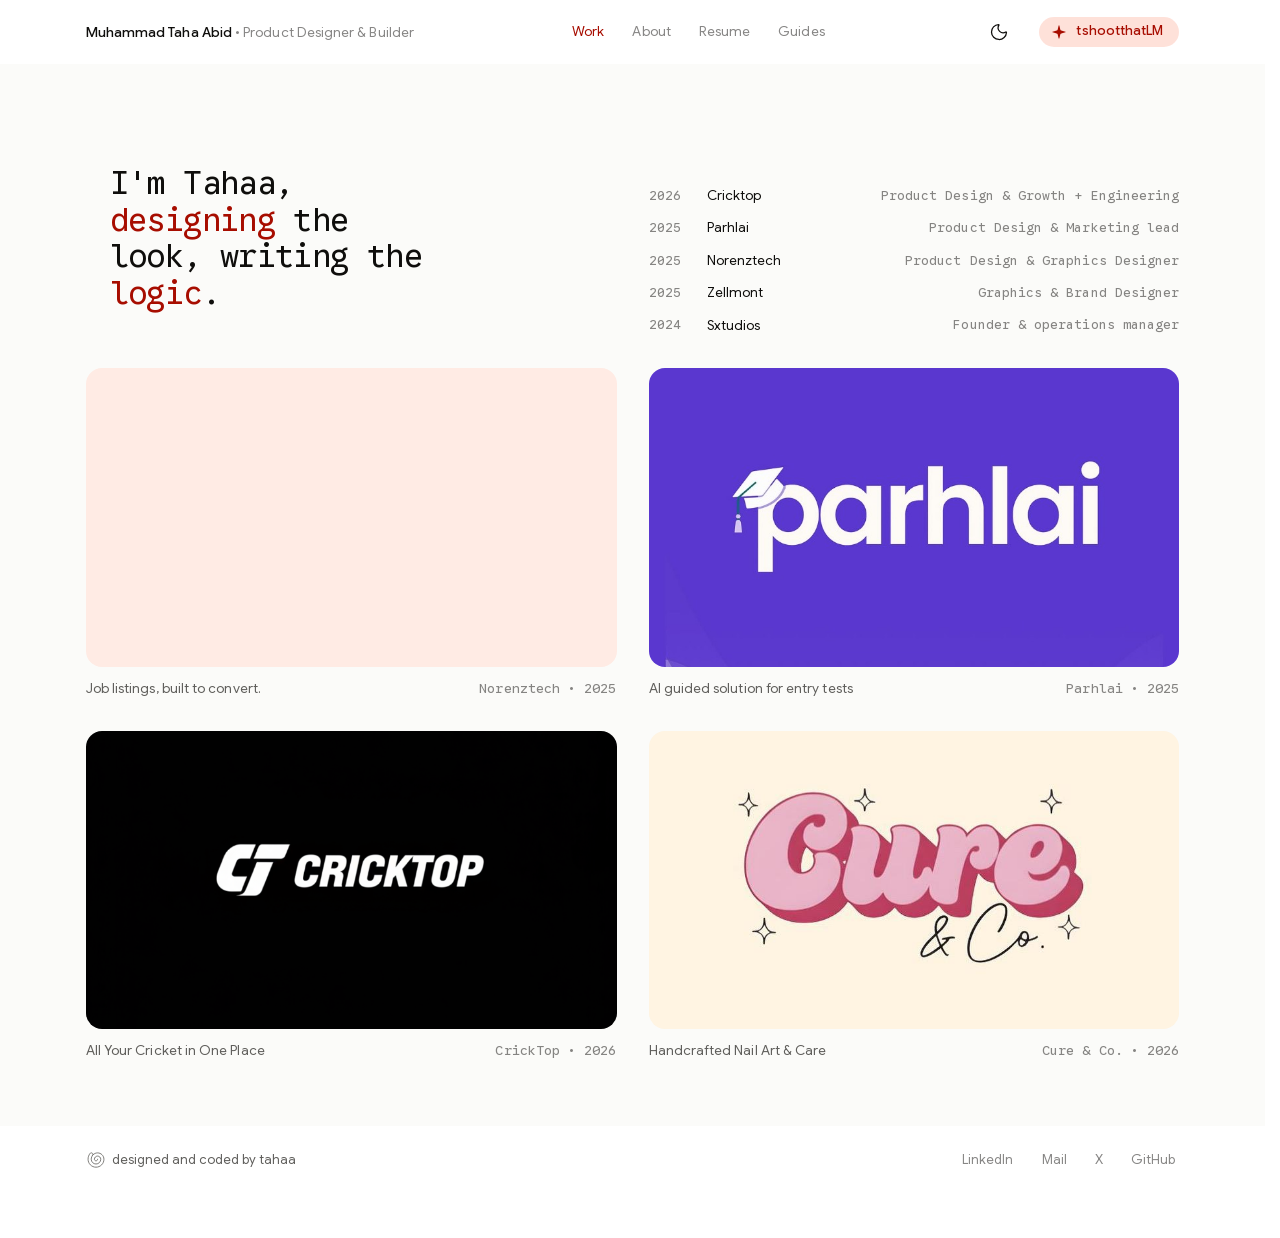
<file: index.html>
<!DOCTYPE html>
<html lang="en" data-theme="tahaa" class="h-full antialiased">

<head>
  <meta charset="utf-8" />
  <meta name="viewport" content="width=device-width, initial-scale=1" />
  <title>Muhammad Taha Abid · Product Designer &amp; Builder</title>
  <meta name="description"
    content="Portfolio of Muhammad Taha Abid, a product designer and builder crafting digital products, brands, and startups." />
  <meta name="robots" content="index, follow" />
  <link rel="canonical" href="https://tahaa.com" />

  <!-- OpenGraph -->
  <meta property="og:title" content="Muhammad Taha Abid · Product Designer &amp; Builder" />
  <meta property="og:description"
    content="Portfolio of Muhammad Taha Abid, a product designer and builder crafting digital products, brands, and startups." />
  <meta property="og:url" content="https://tahaa.com" />
  <meta property="og:site_name" content="Muhammad Taha Abid" />
  <meta property="og:locale" content="en_US" />
  <meta property="og:type" content="website" />
  <meta name="twitter:card" content="summary_large_image" />
  <meta name="twitter:title" content="Muhammad Taha Abid · Product Designer &amp; Builder" />
  <meta name="twitter:description"
    content="Portfolio of Muhammad Taha Abid, a product designer and builder crafting digital products, brands, and startups." />

  <!-- Icons -->
  <link rel="icon" href="icon.svg" sizes="any" type="image/svg+xml" />
  <link rel="apple-touch-icon" href="apple-icon.png" sizes="180x180" type="image/png" />

  <!-- Fonts & Styles -->
  <link rel="preload" href="media/9bf986576a67e941.p.3s_4z4byg0vu0.woff2" as="font" crossorigin="" type="font/woff2" />
  <link rel="preload" href="media/6babc54cc0db7717.p.21sbfhjunker-.woff2" as="font" crossorigin="" type="font/woff2" />

  <link rel="stylesheet" href="styles/fonts.css" />
  <link rel="stylesheet" href="styles/main.css" />
  <link rel="stylesheet" href="styles/interactions.css" />

  <script>
    try {
      if (localStorage.getItem("tahaa_portfolio_mode") === "dark" || sessionStorage.getItem("mode") === "dark") {
        document.documentElement.dataset.mode = "dark";
      }
    } catch (e) { }
  </script>
</head>

<body class="min-h-full">
  <div class="flex min-h-full flex-col">
    <!-- Header -->
    <header class="px-5 md:px-8">
      <div class="mx-auto flex h-20 w-full max-w-[1376px] items-center justify-between">
        <a class="flex items-center gap-2" aria-label="Home" href="index.html">
          <span class="text-body-md">
            <span class="text-content-primary font-medium">Muhammad Taha Abid</span>
            <span class="hidden text-content-tertiary desktop:inline"> • Product Designer &amp; Builder</span>
          </span>
        </a>

        <!-- Desktop Nav -->
        <nav aria-label="Main" class="hidden items-center gap-5 md:flex">
          <a class="inline-flex shrink-0 cursor-pointer items-center justify-center whitespace-nowrap transition-colors duration-(--s-motion-duration-fast) ease-standard disabled:cursor-not-allowed motion-reduce:transition-none text-(--s-color-content-brand) hover:text-(--s-color-content-brand-hover) active:text-(--s-color-border-brand-active) disabled:text-(--s-color-border-brand-disabled) text-body-md rounded-8 p-0"
            aria-current="page" href="index.html">
            <span class="px-1">Work</span>
          </a>

          <a class="inline-flex shrink-0 cursor-pointer items-center justify-center whitespace-nowrap transition-colors duration-(--s-motion-duration-fast) ease-standard disabled:cursor-not-allowed motion-reduce:transition-none text-(--s-color-content-tertiary) hover:text-(--s-color-content-secondary) active:text-(--s-color-content-primary) disabled:text-(--s-color-content-tertiary-disabled) text-body-md rounded-8 p-0"
            href="about.html">
            <span class="px-1">About</span>
          </a>
          <a class="inline-flex shrink-0 cursor-pointer items-center justify-center whitespace-nowrap transition-colors duration-(--s-motion-duration-fast) ease-standard disabled:cursor-not-allowed motion-reduce:transition-none text-(--s-color-content-tertiary) hover:text-(--s-color-content-secondary) active:text-(--s-color-content-primary) disabled:text-(--s-color-content-tertiary-disabled) text-body-md rounded-8 p-0"
            target="_blank" rel="noopener" href="https://taha-resume.vercel.app/">
            <span class="px-1">Resume</span>
          </a>
          <a class="inline-flex shrink-0 cursor-pointer items-center justify-center whitespace-nowrap transition-colors duration-(--s-motion-duration-fast) ease-standard disabled:cursor-not-allowed motion-reduce:transition-none text-(--s-color-content-tertiary) hover:text-(--s-color-content-secondary) active:text-(--s-color-content-primary) disabled:text-(--s-color-content-tertiary-disabled) text-body-md rounded-8 p-0"
            href="guides.html">
            <span class="px-1">Guides</span>
          </a>
        </nav>

        <!-- Header Actions -->
        <div class="relative z-50 flex items-center gap-3 md:gap-6">
          <button type="button"
            class="theme-toggle-btn inline-flex shrink-0 cursor-pointer items-center justify-center whitespace-nowrap transition-colors duration-(--s-motion-duration-fast) ease-standard disabled:cursor-not-allowed motion-reduce:transition-none text-(--s-color-content-primary) hover:bg-(--s-color-fill-primary-variant-hover) active:bg-(--s-color-fill-primary-variant-active) disabled:text-(--s-color-content-primary-disabled) disabled:bg-transparent text-body-sm rounded-7 size-9"
            aria-label="Switch to dark mode">
            <span aria-hidden="true" data-slot="icon" class="inline-block shrink-0 bg-current size-6"
              style="mask-image:url(icons/moon.svg);-webkit-mask-image:url(icons/moon.svg);mask-size:contain;-webkit-mask-size:contain;mask-repeat:no-repeat;-webkit-mask-repeat:no-repeat;mask-position:center;-webkit-mask-position:center"></span>
          </button>

          <button id="tahaalm-trigger-btn" type="button"
            class="inline-flex shrink-0 cursor-pointer items-center justify-center whitespace-nowrap transition-colors duration-(--s-motion-duration-fast) ease-standard disabled:cursor-not-allowed motion-reduce:transition-none bg-(--s-color-fill-brand-secondary) text-(--s-color-content-brand) hover:bg-(--s-color-fill-brand-secondary-hover) active:bg-(--s-color-fill-brand-secondary-active) text-body-md rounded-8 px-3 py-2">
            <span aria-hidden="true" data-slot="icon" class="inline-block shrink-0 bg-current size-6"
              style="mask-image:url(icons/sparkle.svg);-webkit-mask-image:url(icons/sparkle.svg);mask-size:contain;-webkit-mask-size:contain;mask-repeat:no-repeat;-webkit-mask-repeat:no-repeat;mask-position:center;-webkit-mask-position:center"></span>
            <span class="px-1 font-medium">tshootthatLM</span>
          </button>

          <button id="menu-toggle-btn" type="button"
            class="inline-flex shrink-0 cursor-pointer items-center justify-center whitespace-nowrap transition-colors duration-(--s-motion-duration-fast) ease-standard disabled:cursor-not-allowed motion-reduce:transition-none text-(--s-color-content-primary) hover:bg-(--s-color-fill-primary-variant-hover) active:bg-(--s-color-fill-primary-variant-active) text-body-sm rounded-7 size-9 md:hidden"
            aria-label="Open menu" aria-expanded="false">
            <span aria-hidden="true" data-slot="icon" class="inline-block shrink-0 bg-current size-6"
              style="mask-image:url(icons/panel-open.svg);-webkit-mask-image:url(icons/panel-open.svg);mask-size:contain;-webkit-mask-size:contain;mask-repeat:no-repeat;-webkit-mask-repeat:no-repeat;mask-position:center;-webkit-mask-position:center"></span>
          </button>
        </div>
      </div>

      <!-- Mobile Menu Backdrop -->
      <div id="menu-backdrop" aria-hidden="true"
        class="fixed inset-0 z-30 bg-content-primary/30 transition-opacity duration-(--s-motion-duration-slow) ease-standard motion-reduce:transition-none pointer-events-none opacity-0">
      </div>

      <!-- Mobile Menu Drawer -->
      <div id="menu-drawer" role="dialog" aria-modal="true" aria-label="Menu" inert=""
        class="fixed inset-y-0 right-0 z-40 flex w-[360px] max-w-[calc(100%-15px)] flex-col bg-fill-secondary-variant will-change-transform transition-[translate,visibility] duration-(--s-motion-duration-slow) ease-standard motion-reduce:transition-none invisible translate-x-full">
        <div class="flex h-20 items-center px-5">
          <button id="menu-close-btn" type="button"
            class="inline-flex shrink-0 cursor-pointer items-center justify-center whitespace-nowrap transition-colors duration-(--s-motion-duration-fast) ease-standard disabled:cursor-not-allowed motion-reduce:transition-none text-(--s-color-content-primary) hover:bg-(--s-color-fill-primary-variant-hover) active:bg-(--s-color-fill-primary-variant-active) text-body-sm rounded-7 size-9"
            aria-label="Close menu">
            <span aria-hidden="true" data-slot="icon" class="inline-block shrink-0 bg-current size-6"
              style="mask-image:url(icons/panel-open.svg);-webkit-mask-image:url(icons/panel-open.svg);mask-size:contain;-webkit-mask-size:contain;mask-repeat:no-repeat;-webkit-mask-repeat:no-repeat;mask-position:center;-webkit-mask-position:center"></span>
          </button>
        </div>
        <nav aria-label="Menu" class="flex flex-1 flex-col items-end justify-end gap-3 p-8">
          <a class="flex items-center text-heading-lg font-medium text-content-secondary transition-colors hover:text-content-primary motion-reduce:transition-none"
            href="index.html">Work</a>
          <a class="flex items-center text-heading-lg font-medium text-content-secondary transition-colors hover:text-content-primary motion-reduce:transition-none"
            href="about.html">About</a>
          <a target="_blank" rel="noopener"
            class="flex items-center text-heading-lg font-medium text-content-secondary transition-colors hover:text-content-primary motion-reduce:transition-none"
            href="https://taha-resume.vercel.app/">
            Resume
            <span aria-hidden="true" data-slot="icon" class="inline-block shrink-0 bg-current size-8"
              style="mask-image:url(icons/arrow-up-right.svg);-webkit-mask-image:url(icons/arrow-up-right.svg);mask-size:contain;-webkit-mask-size:contain;mask-repeat:no-repeat;-webkit-mask-repeat:no-repeat;mask-position:center;-webkit-mask-position:center"></span>
          </a>
          <a class="flex items-center text-heading-lg font-medium text-content-secondary transition-colors hover:text-content-primary motion-reduce:transition-none"
            href="guides.html">Guides</a>
        </nav>
        <div class="p-5">
          <ul class="flex items-center justify-between p-5">
            <li><a href="https://www.linkedin.com/in/tshootthat/" target="_blank" rel="noopener" aria-label="LinkedIn"
                class="text-content-primary transition-opacity hover:opacity-70 motion-reduce:transition-none"><span
                  aria-hidden="true" data-slot="icon" class="inline-block shrink-0 bg-current size-6"
                  style="mask-image:url(icons/linkedin.svg);-webkit-mask-image:url(icons/linkedin.svg);mask-size:contain;-webkit-mask-size:contain;mask-repeat:no-repeat;-webkit-mask-repeat:no-repeat;mask-position:center;-webkit-mask-position:center"></span></a>
            </li>
            <li><a href="mailto:Tah.bhati302@gmail.com" aria-label="Mail"
                class="text-content-primary transition-opacity hover:opacity-70 motion-reduce:transition-none"><span
                  aria-hidden="true" data-slot="icon" class="inline-block shrink-0 bg-current size-6"
                  style="mask-image:url(icons/mail.svg);-webkit-mask-image:url(icons/mail.svg);mask-size:contain;-webkit-mask-size:contain;mask-repeat:no-repeat;-webkit-mask-repeat:no-repeat;mask-position:center;-webkit-mask-position:center"></span></a>
            </li>
            <li><a href="https://x.com" target="_blank" rel="noopener" aria-label="X"
                class="text-content-primary transition-opacity hover:opacity-70 motion-reduce:transition-none"><span
                  aria-hidden="true" data-slot="icon" class="inline-block shrink-0 bg-current size-6"
                  style="mask-image:url(icons/twitter.svg);-webkit-mask-image:url(icons/twitter.svg);mask-size:contain;-webkit-mask-size:contain;mask-repeat:no-repeat;-webkit-mask-repeat:no-repeat;mask-position:center;-webkit-mask-position:center"></span></a>
            </li>
            <li><a href="https://github.com/tahabhatti10" target="_blank" rel="noopener" aria-label="GitHub"
                class="text-content-primary transition-opacity hover:opacity-70 motion-reduce:transition-none"><span
                  aria-hidden="true" data-slot="icon" class="inline-block shrink-0 bg-current size-6"
                  style="mask-image:url(icons/github.svg);-webkit-mask-image:url(icons/github.svg);mask-size:contain;-webkit-mask-size:contain;mask-repeat:no-repeat;-webkit-mask-repeat:no-repeat;mask-position:center;-webkit-mask-position:center"></span></a>
            </li>
          </ul>
        </div>
      </div>

      <!-- tshootthatLM Chat Backdrop -->
      <div id="tahaalm-backdrop" aria-hidden="true"
        class="fixed inset-0 z-[55] bg-content-primary/30 transition-opacity duration-(--s-motion-duration-slow) ease-standard motion-reduce:transition-none pointer-events-none opacity-0">
      </div>

      <!-- tshootthatLM Chat Drawer -->
      <div id="tahaalm-drawer" role="dialog" aria-modal="true" aria-label="tshootthatLM chat" inert=""
        class="fixed inset-y-0 right-0 z-[60] flex w-full flex-col bg-fill-primary-variant [background-image:linear-gradient(var(--s-color-fill-primary-disabled),var(--s-color-fill-primary-disabled))] will-change-transform transition-[translate,visibility] duration-(--s-motion-duration-slow) ease-standard motion-reduce:transition-none md:w-[600px] invisible translate-x-full">
        <!-- tshootthatLM Drawer Header -->
        <header class="flex shrink-0 items-center justify-between bg-fill-primary-variant p-5">
          <span class="flex pr-11">
            <button type="button"
              class="theme-toggle-btn inline-flex shrink-0 cursor-pointer items-center justify-center whitespace-nowrap transition-colors duration-(--s-motion-duration-fast) ease-standard disabled:cursor-not-allowed motion-reduce:transition-none text-(--s-color-content-primary) hover:bg-(--s-color-fill-primary-variant-hover) active:bg-(--s-color-fill-primary-variant-active) text-body-sm rounded-7 size-9"
              aria-label="Switch to dark mode">
              <span aria-hidden="true" data-slot="icon" class="inline-block shrink-0 bg-current size-6"
                style="mask-image:url(icons/moon.svg);-webkit-mask-image:url(icons/moon.svg);mask-size:contain;-webkit-mask-size:contain;mask-repeat:no-repeat;-webkit-mask-repeat:no-repeat;mask-position:center;-webkit-mask-position:center"></span>
            </button>
          </span>
          <span class="flex items-center gap-1.5 text-body-md text-content-primary">
            <span aria-hidden="true" data-slot="icon"
              class="inline-block shrink-0 bg-current size-6 text-(--s-color-fill-brand)"
              style="mask-image:url(icons/sparkle.svg);-webkit-mask-image:url(icons/sparkle.svg);mask-size:contain;-webkit-mask-size:contain;mask-repeat:no-repeat;-webkit-mask-repeat:no-repeat;mask-position:center;-webkit-mask-position:center"></span>
            tshootthatLM
            <span class="group relative flex items-center">
              <button type="button" aria-label="About tshootthatLM" aria-describedby="tahaalm-disclaimer"
                aria-expanded="false"
                class="flex cursor-help items-center text-content-tertiary transition-colors duration-(--s-motion-duration-fast) ease-standard hover:text-content-primary motion-reduce:transition-none">
                <span aria-hidden="true" data-slot="icon" class="inline-block shrink-0 bg-current size-3"
                  style="mask-image:url(icons/info-12.svg);-webkit-mask-image:url(icons/info-12.svg);mask-size:contain;-webkit-mask-size:contain;mask-repeat:no-repeat;-webkit-mask-repeat:no-repeat;mask-position:center;-webkit-mask-position:center"></span>
              </button>
              <span id="tahaalm-disclaimer" role="tooltip"
                class="pointer-events-none absolute top-full left-1/2 z-10 mt-2 w-64 -translate-x-1/2 rounded-8 border border-(--s-color-border-primary) bg-surface-elevated p-3 text-left text-body-sm text-content-secondary transition-opacity duration-(--s-motion-duration-fast) ease-standard motion-reduce:transition-none opacity-0 group-focus-within:opacity-100 group-hover:opacity-100">
                tshootthatLM is an AI chatbot, so it can get things wrong. Double-check anything important.
              </span>
            </span>
          </span>
          <span class="flex items-center gap-2">
            <button id="tahaalm-reset-btn" type="button"
              class="inline-flex shrink-0 cursor-pointer items-center justify-center whitespace-nowrap transition-colors duration-(--s-motion-duration-fast) ease-standard disabled:cursor-not-allowed motion-reduce:transition-none text-(--s-color-content-primary) hover:bg-(--s-color-fill-primary-variant-hover) active:bg-(--s-color-fill-primary-variant-active) disabled:text-(--s-color-content-primary-disabled) disabled:bg-transparent text-body-sm rounded-7 size-9"
              aria-label="Start a new chat" disabled="">
              <span aria-hidden="true" data-slot="icon" class="inline-block shrink-0 bg-current size-6"
                style="mask-image:url(icons/refresh-cw.svg);-webkit-mask-image:url(icons/refresh-cw.svg);mask-size:contain;-webkit-mask-size:contain;mask-repeat:no-repeat;-webkit-mask-repeat:no-repeat;mask-position:center;-webkit-mask-position:center"></span>
            </button>
            <button id="tahaalm-close-btn" type="button"
              class="inline-flex shrink-0 cursor-pointer items-center justify-center whitespace-nowrap transition-colors duration-(--s-motion-duration-fast) ease-standard disabled:cursor-not-allowed motion-reduce:transition-none text-(--s-color-content-primary) hover:bg-(--s-color-fill-primary-variant-hover) active:bg-(--s-color-fill-primary-variant-active) text-body-sm rounded-7 size-9"
              aria-label="Close tshootthatLM">
              <span aria-hidden="true" data-slot="icon" class="inline-block shrink-0 bg-current size-6"
                style="mask-image:url(icons/close.svg);-webkit-mask-image:url(icons/close.svg);mask-size:contain;-webkit-mask-size:contain;mask-repeat:no-repeat;-webkit-mask-repeat:no-repeat;mask-position:center;-webkit-mask-position:center"></span>
            </button>
          </span>
        </header>

        <!-- Intro Screen -->
        <div id="tahaalm-intro" class="flex flex-1 flex-col items-center justify-center gap-3 px-12 py-5 text-center">
          <p class="text-body-xl text-content-secondary">Ask me anything about myself and my journey</p>
        </div>

        <!-- Question Suggestions -->
        <div id="tahaalm-suggestions" class="flex w-full flex-col items-start px-3">
          <button type="button"
            class="inline-flex shrink-0 cursor-pointer items-center justify-center whitespace-nowrap transition-colors duration-(--s-motion-duration-fast) ease-standard text-body-lg rounded-9 px-3 py-2 text-content-tertiary hover:text-content-secondary hover:bg-(--s-color-fill-primary-variant-hover)">
            <span aria-hidden="true" data-slot="icon" class="inline-block shrink-0 bg-current size-5"
              style="mask-image:url(icons/arrow-up-right.svg);-webkit-mask-image:url(icons/arrow-up-right.svg);mask-size:contain;-webkit-mask-size:contain;mask-repeat:no-repeat;-webkit-mask-repeat:no-repeat;mask-position:center;-webkit-mask-position:center"></span>
            <span class="px-1">What are you working on now?</span>
          </button>
          <button type="button"
            class="inline-flex shrink-0 cursor-pointer items-center justify-center whitespace-nowrap transition-colors duration-(--s-motion-duration-fast) ease-standard text-body-lg rounded-9 px-3 py-2 text-content-tertiary hover:text-content-secondary hover:bg-(--s-color-fill-primary-variant-hover)">
            <span aria-hidden="true" data-slot="icon" class="inline-block shrink-0 bg-current size-5"
              style="mask-image:url(icons/arrow-up-right.svg);-webkit-mask-image:url(icons/arrow-up-right.svg);mask-size:contain;-webkit-mask-size:contain;mask-repeat:no-repeat;-webkit-mask-repeat:no-repeat;mask-position:center;-webkit-mask-position:center"></span>
            <span class="px-1">Show me your best work</span>
          </button>
          <button type="button"
            class="inline-flex shrink-0 cursor-pointer items-center justify-center whitespace-nowrap transition-colors duration-(--s-motion-duration-fast) ease-standard text-body-lg rounded-9 px-3 py-2 text-content-tertiary hover:text-content-secondary hover:bg-(--s-color-fill-primary-variant-hover)">
            <span aria-hidden="true" data-slot="icon" class="inline-block shrink-0 bg-current size-5"
              style="mask-image:url(icons/arrow-up-right.svg);-webkit-mask-image:url(icons/arrow-up-right.svg);mask-size:contain;-webkit-mask-size:contain;mask-repeat:no-repeat;-webkit-mask-repeat:no-repeat;mask-position:center;-webkit-mask-position:center"></span>
            <span class="px-1">What's your design process</span>
          </button>
          <button type="button"
            class="inline-flex shrink-0 cursor-pointer items-center justify-center whitespace-nowrap transition-colors duration-(--s-motion-duration-fast) ease-standard text-body-lg rounded-9 px-3 py-2 text-content-tertiary hover:text-content-secondary hover:bg-(--s-color-fill-primary-variant-hover)">
            <span aria-hidden="true" data-slot="icon" class="inline-block shrink-0 bg-current size-5"
              style="mask-image:url(icons/arrow-up-right.svg);-webkit-mask-image:url(icons/arrow-up-right.svg);mask-size:contain;-webkit-mask-size:contain;mask-repeat:no-repeat;-webkit-mask-repeat:no-repeat;mask-position:center;-webkit-mask-position:center"></span>
            <span class="px-1">How do you use AI in design</span>
          </button>
        </div>

        <!-- Live Chat Messages Container -->
        <div id="tahaalm-messages" class="chat-messages-container custom-scroll hidden"></div>

        <!-- Chat Input Form -->
        <div class="relative shrink-0 p-3">
          <form id="tahaalm-form"
            class="flex flex-col rounded-[28px] border border-(--s-color-border-primary) bg-fill-primary-variant py-1 pr-1 pl-5">
            <div class="flex items-end gap-3">
              <textarea id="tahaalm-input" rows="1" maxlength="600" placeholder="Ask anything about Tahaa"
                aria-label="Ask anything about Tahaa"
                class="max-h-40 min-w-0 flex-1 resize-none self-center bg-transparent py-2 text-body-md text-content-primary outline-none placeholder:text-(--s-color-content-primary-disabled)"></textarea>
              <button id="tahaalm-send-btn" type="submit"
                class="inline-flex shrink-0 cursor-pointer items-center justify-center whitespace-nowrap transition-colors duration-(--s-motion-duration-fast) ease-standard disabled:cursor-not-allowed text-body-lg rounded-full size-11 bg-linear-to-b from-[#c31800] to-[#5d0b00] text-(--s-color-content-fixed-inverse) disabled:opacity-40 disabled:bg-none"
                aria-label="Send message" disabled="">
                <span aria-hidden="true" data-slot="icon" class="inline-block shrink-0 bg-current size-6"
                  style="mask-image:url(icons/arrow-up.svg);-webkit-mask-image:url(icons/arrow-up.svg);mask-size:contain;-webkit-mask-size:contain;mask-repeat:no-repeat;-webkit-mask-repeat:no-repeat;mask-position:center;-webkit-mask-position:center"></span>
              </button>
            </div>
          </form>
        </div>
      </div>
    </header>

    <!-- Main Content -->
    <main class="flex flex-1 flex-col bg-fill-primary-disabled p-4 md:p-8">
      <div class="mx-auto flex w-full max-w-[1376px] flex-col gap-8">

        <!-- Hero Intro & Experience Section -->
        <div class="grid gap-8 desktop:grid-cols-2">
          <!-- Introduction -->
          <section aria-label="Introduction" class="flex flex-col gap-3 md:p-6 desktop:h-[460px] desktop:justify-end">
            <h1 class="font-mono text-hero-sm text-content-primary md:text-hero-lg">
              I'm Tahaa,<br />
              <em class="not-italic text-content-brand">designing</em> the<br />
              look, writing the<br />
              <em class="not-italic text-content-brand">logic</em>.
            </h1>
          </section>

          <!-- Experience -->
          <section id="experience" aria-label="Experience"
            class="flex flex-col gap-3 desktop:h-[460px] desktop:justify-end">
            <div class="flex items-center gap-2.5">
              <span class="w-12 shrink-0 font-mono text-body-sm text-content-tertiary">2026</span>
              <a href="cricktop.html"
                class="w-32 shrink-0 text-body-md text-content-primary transition-colors duration-(--s-motion-duration-fast) ease-standard hover:text-content-brand motion-reduce:transition-none">Cricktop</a>
              <span class="flex-1 text-right font-mono text-body-sm text-content-tertiary">Product Design &amp; Growth +
                Engineering</span>
            </div>

            <div class="flex items-center gap-2.5">
              <span class="w-12 shrink-0 font-mono text-body-sm text-content-tertiary">2025</span>
              <a href="https://parhlai.com/" target="_blank" rel="noopener"
                class="w-32 shrink-0 text-body-md text-content-primary transition-colors duration-(--s-motion-duration-fast) ease-standard hover:text-content-brand motion-reduce:transition-none">Parhlai</a>
              <span class="flex-1 text-right font-mono text-body-sm text-content-tertiary">Product Design &amp;
                Marketing lead</span>
            </div>
            <div class="flex items-center gap-2.5">
              <span class="w-12 shrink-0 font-mono text-body-sm text-content-tertiary">2025</span>
              <a href="https://www.norenztech.com/" target="_blank" rel="noopener"
                class="w-32 shrink-0 text-body-md text-content-primary transition-colors duration-(--s-motion-duration-fast) ease-standard hover:text-content-brand motion-reduce:transition-none">Norenztech</a>
              <span class="flex-1 text-right font-mono text-body-sm text-content-tertiary">Product Design &amp; Graphics
                Designer</span>
            </div>
            <div class="flex items-center gap-2.5">
              <span class="w-12 shrink-0 font-mono text-body-sm text-content-tertiary">2025</span>
              <a href="https://www.linkedin.com/company/rivonn-gen/about/" target="_blank" rel="noopener"
                class="w-32 shrink-0 text-body-md text-content-primary transition-colors duration-(--s-motion-duration-fast) ease-standard hover:text-content-brand motion-reduce:transition-none">Zellmont</a>
              <span class="flex-1 text-right font-mono text-body-sm text-content-tertiary">Graphics &amp; Brand
                Designer</span>
            </div>
            <div class="flex items-center gap-2.5">
              <span class="w-12 shrink-0 font-mono text-body-sm text-content-tertiary">2024</span>
              <a href="#"
                class="w-32 shrink-0 text-body-md text-content-primary transition-colors duration-(--s-motion-duration-fast) ease-standard hover:text-content-brand motion-reduce:transition-none">Sxtudios</a>
              <span class="flex-1 text-right font-mono text-body-sm text-content-tertiary">Founder &amp; operations
                manager</span>
            </div>
          </section>
        </div>

        <!-- Selected Work Section -->
        <section id="work" aria-label="Selected work" class="grid gap-8 md:grid-cols-2">
          <article class="flex flex-col gap-3">
            <a href="emploi-rapide.html" class="group flex flex-col gap-3">
              <div class="relative aspect-video w-full overflow-hidden bg-surface-brand rounded-8">
                <video aria-label="Emploi Rapide project preview"
                  class="h-full w-full object-cover transition-transform duration-300 group-hover:scale-105" autoplay muted loop
                  playsinline>
                  <source src="media/emploi-rapide.mp4" type="video/mp4" />
                  Your browser does not support the video preview.
                </video>
              </div>
              <div class="flex items-start gap-4 text-body-md">
                <h3
                  class="flex-1 font-normal text-content-secondary transition-colors duration-(--s-motion-duration-fast) group-hover:text-content-primary">
                  Job listings, built to convert.</h3>
                <p
                  class="flex-1 text-right font-mono text-content-tertiary transition-colors duration-(--s-motion-duration-fast) group-hover:text-content-brand">
                  Norenztech • 2025</p>
              </div>
            </a>
          </article>
          <article class="flex flex-col gap-3">
            <a href="https://parhlai.com/" target="_blank" rel="noopener" class="group flex flex-col gap-3">
              <div class="relative aspect-video w-full overflow-hidden bg-surface-brand rounded-8">
                <img alt="Parhlai - Entry Test Prep in Pakistan"
                  class="h-full w-full object-cover transition-transform duration-300 group-hover:scale-105"
                  src="covers/parhlai-cover.jpg" />
              </div>
              <div class="flex items-start gap-4 text-body-md">
                <h3
                  class="flex-1 font-normal text-content-secondary transition-colors duration-(--s-motion-duration-fast) group-hover:text-content-primary">
                  AI guided solution for entry tests</h3>
                <p
                  class="flex-1 text-right font-mono text-content-tertiary transition-colors duration-(--s-motion-duration-fast) group-hover:text-content-brand">
                  Parhlai • 2025</p>
              </div>
            </a>
          </article>

          <article class="flex flex-col gap-3">
            <a href="cricktop.html" class="group flex flex-col gap-3">
              <div class="relative aspect-video w-full overflow-hidden bg-surface-brand rounded-8">
                <img alt="CrickTop - All Your Cricket in One Place"
                  class="h-full w-full object-cover transition-transform duration-300 group-hover:scale-105"
                  src="covers/cricktop-logo.png" />
              </div>
              <div class="flex items-start gap-4 text-body-md">
                <h3
                  class="flex-1 font-normal text-content-secondary transition-colors duration-(--s-motion-duration-fast) group-hover:text-content-primary">
                  All Your Cricket in One Place</h3>
                <p
                  class="flex-1 text-right font-mono text-content-tertiary transition-colors duration-(--s-motion-duration-fast) group-hover:text-content-brand">
                  CrickTop • 2026</p>
              </div>
            </a>
          </article>

          <article class="flex flex-col gap-3">
            <a href="https://www.instagram.com/cure.and.co" target="_blank"
              rel="noopener" class="group flex flex-col gap-3">
              <div class="relative aspect-video w-full overflow-hidden bg-surface-brand rounded-8">
                <img alt="Cure &amp; Co. - Nail Studio"
                  class="h-full w-full object-cover transition-transform duration-300 group-hover:scale-105"
                  src="covers/cure-and-co.png"
                  onerror="if(this.src.endsWith('.png')){this.src='covers/cure-and-co.jpg';}else if(this.src.endsWith('.jpg')){this.src='covers/cure-and-co.png.jpeg';}" />
              </div>
              <div class="flex items-start gap-4 text-body-md">
                <h3
                  class="flex-1 font-normal text-content-secondary transition-colors duration-(--s-motion-duration-fast) group-hover:text-content-primary">
                  Handcrafted Nail Art &amp; Care</h3>
                <p
                  class="flex-1 text-right font-mono text-content-tertiary transition-colors duration-(--s-motion-duration-fast) group-hover:text-content-brand">
                  Cure &amp; Co. • 2026</p>
              </div>
            </a>
          </article>
        </section>

      </div>
    </main>

    <!-- Footer -->
    <footer class="flex flex-col-reverse items-center gap-3 p-5 md:flex-row md:justify-between desktop:px-32">
      <p class="flex items-center gap-1.5 text-body-lg text-content-secondary">
        <span aria-hidden="true" data-slot="icon" class="inline-block shrink-0 bg-current size-6"
          style="mask-image:url(icons/shell.svg);-webkit-mask-image:url(icons/shell.svg);mask-size:contain;-webkit-mask-size:contain;mask-repeat:no-repeat;-webkit-mask-repeat:no-repeat;mask-position:center;-webkit-mask-position:center"></span>
        designed and coded by tahaa
      </p>
      <nav aria-label="Social links" class="flex items-center gap-5">
        <a class="inline-flex shrink-0 cursor-pointer items-center justify-center whitespace-nowrap transition-colors duration-(--s-motion-duration-fast) ease-standard text-(--s-color-content-tertiary) hover:text-(--s-color-content-secondary) text-body-md rounded-8 p-0"
          href="https://www.linkedin.com/in/tshootthat/" target="_blank" rel="noopener">
          <span class="px-1">LinkedIn</span>
        </a>
        <a class="inline-flex shrink-0 cursor-pointer items-center justify-center whitespace-nowrap transition-colors duration-(--s-motion-duration-fast) ease-standard text-(--s-color-content-tertiary) hover:text-(--s-color-content-secondary) text-body-md rounded-8 p-0"
          href="mailto:Tah.bhati302@gmail.com">
          <span class="px-1">Mail</span>
        </a>
        <a class="inline-flex shrink-0 cursor-pointer items-center justify-center whitespace-nowrap transition-colors duration-(--s-motion-duration-fast) ease-standard text-(--s-color-content-tertiary) hover:text-(--s-color-content-secondary) text-body-md rounded-8 p-0"
          href="https://x.com" target="_blank" rel="noopener">
          <span class="px-1">X</span>
        </a>
        <a class="inline-flex shrink-0 cursor-pointer items-center justify-center whitespace-nowrap transition-colors duration-(--s-motion-duration-fast) ease-standard text-(--s-color-content-tertiary) hover:text-(--s-color-content-secondary) text-body-md rounded-8 p-0"
          href="https://github.com/tahabhatti10" target="_blank" rel="noopener">
          <span class="px-1">GitHub</span>
        </a>
      </nav>
    </footer>
  </div>

  <script type="application/ld+json">
  {
    "@context": "https://schema.org",
    "@type": "Person",
    "name": "Muhammad Taha Abid",
    "jobTitle": "Product Designer",
    "description": "Portfolio of Muhammad Taha Abid, a product designer and builder crafting digital products, brands, and startups.",
    "url": "https://tahaa.com",
    "address": {
      "@type": "PostalAddress",
      "addressCountry": "PK"
    },
    "knowsAbout": ["Product Design", "Graphic Design", "Product Building", "Startups", "UX Design"]
  }
  </script>

  <!-- Interactive Scripts -->
  <script src="scripts/icons.js"></script>
  <script src="scripts/theme.js"></script>
  <script src="scripts/drawer.js"></script>
  <script src="scripts/tahaalm.js"></script>
</body>

</html>
</file>
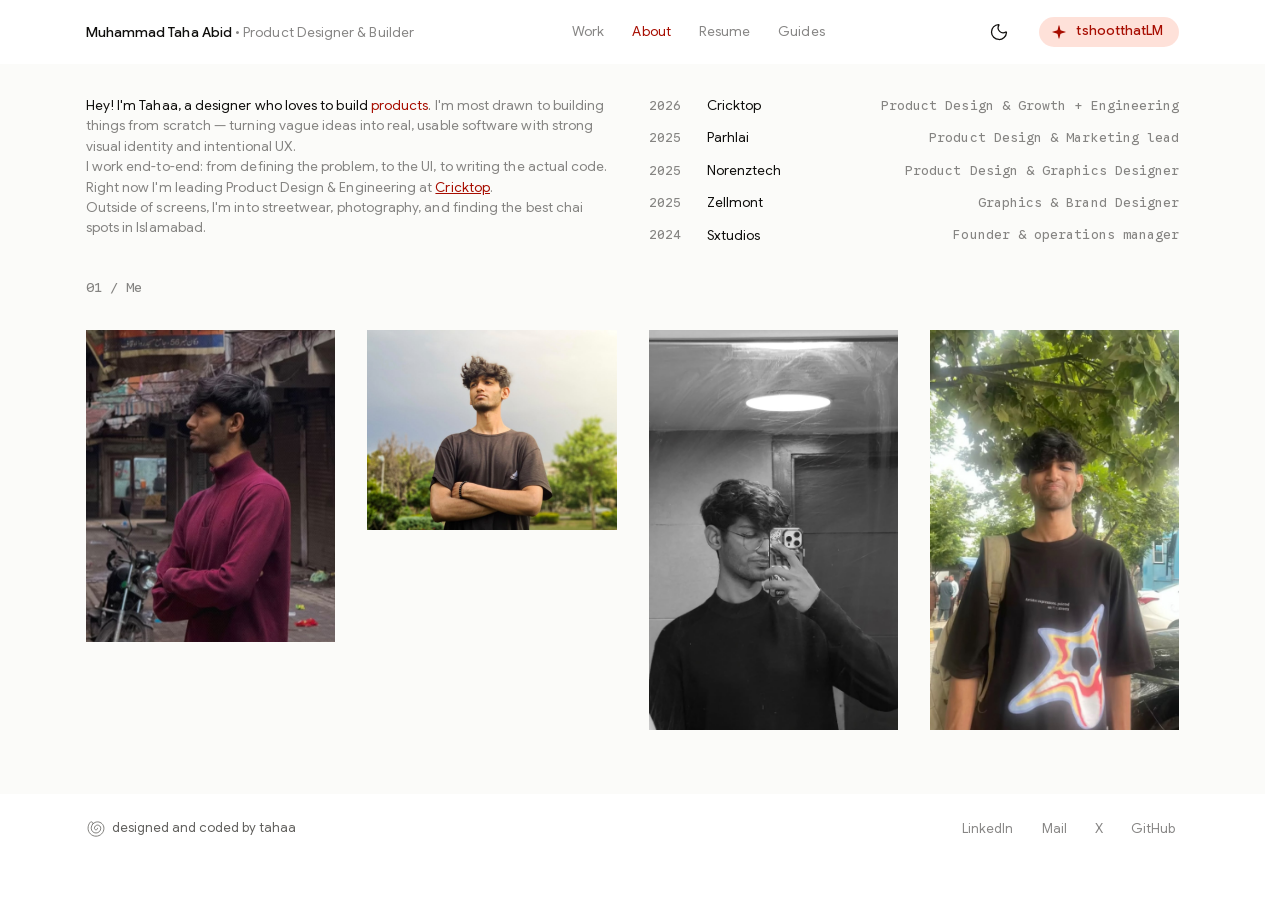
<file: about.html>
<!DOCTYPE html>
<html lang="en" data-theme="tahaa" class="h-full antialiased">
<head>
  <meta charset="utf-8" />
  <meta name="viewport" content="width=device-width, initial-scale=1" />
  <title>About &middot; Muhammad Taha Abid</title>
  <meta name="description" content="Muhammad Taha Abid, a product designer and builder: what I'm fond of, the work so far, and the person behind the design." />
  <meta name="robots" content="index, follow" />
  <link rel="canonical" href="https://tahaa.com/about" />
  <meta property="og:title" content="About &middot; Muhammad Taha Abid" />
  <meta property="og:description" content="Muhammad Taha Abid, a product designer and builder: what I'm fond of, the work so far, and the person behind the design." />
  <meta property="og:url" content="https://tahaa.com/about" />
  <meta property="og:site_name" content="Muhammad Taha Abid" />
  <meta property="og:locale" content="en_US" />
  <meta property="og:type" content="website" />
  <meta name="twitter:card" content="summary_large_image" />
  <meta name="twitter:title" content="About &middot; Muhammad Taha Abid" />
  <meta name="twitter:description" content="Muhammad Taha Abid, a product designer and builder: what I'm fond of, the work so far, and the person behind the design." />
  <link rel="icon" href="icon.svg" sizes="any" type="image/svg+xml" />
  <link rel="apple-touch-icon" href="apple-icon.png" sizes="180x180" type="image/png" />
  <link rel="preload" href="media/9bf986576a67e941.p.3s_4z4byg0vu0.woff2" as="font" crossorigin="" type="font/woff2" />
  <link rel="preload" href="media/6babc54cc0db7717.p.21sbfhjunker-.woff2" as="font" crossorigin="" type="font/woff2" />
  <link rel="stylesheet" href="styles/fonts.css" />
  <link rel="stylesheet" href="styles/main.css" />
  <link rel="stylesheet" href="styles/interactions.css" />
  <script>
    try {
      if (localStorage.getItem("tahaa_portfolio_mode") === "dark" || sessionStorage.getItem("mode") === "dark") {
        document.documentElement.dataset.mode = "dark";
      }
    } catch (e) { }
  </script>
</head>
<body class="min-h-full">
  <div class="flex min-h-full flex-col">
    <header class="px-5 md:px-8">
      <div class="mx-auto flex h-20 w-full max-w-[1376px] items-center justify-between">
        <a class="flex items-center gap-2" aria-label="Home" href="index.html">
          <span class="text-body-md">
            <span class="text-content-primary font-medium">Muhammad Taha Abid</span>
            <span class="hidden text-content-tertiary desktop:inline"> &bull; Product Designer &amp; Builder</span>
          </span>
        </a>
        <nav aria-label="Main" class="hidden items-center gap-5 md:flex">
          <a class="inline-flex shrink-0 cursor-pointer items-center justify-center whitespace-nowrap transition-colors duration-(--s-motion-duration-fast) ease-standard text-(--s-color-content-tertiary) hover:text-(--s-color-content-secondary) active:text-(--s-color-content-primary) text-body-md rounded-8 p-0" href="index.html">
            <span class="px-1">Work</span>
          </a>
          <a class="inline-flex shrink-0 cursor-pointer items-center justify-center whitespace-nowrap transition-colors duration-(--s-motion-duration-fast) ease-standard text-(--s-color-content-brand) hover:text-(--s-color-content-brand-hover) active:text-(--s-color-border-brand-active) text-body-md rounded-8 p-0" aria-current="page" href="about.html">
            <span class="px-1">About</span>
          </a>
          <a class="inline-flex shrink-0 cursor-pointer items-center justify-center whitespace-nowrap transition-colors duration-(--s-motion-duration-fast) ease-standard text-(--s-color-content-tertiary) hover:text-(--s-color-content-secondary) active:text-(--s-color-content-primary) text-body-md rounded-8 p-0" target="_blank" rel="noopener" href="https://taha-resume.vercel.app/">
            <span class="px-1">Resume</span>
          </a>
          <a class="inline-flex shrink-0 cursor-pointer items-center justify-center whitespace-nowrap transition-colors duration-(--s-motion-duration-fast) ease-standard text-(--s-color-content-tertiary) hover:text-(--s-color-content-secondary) active:text-(--s-color-content-primary) text-body-md rounded-8 p-0" href="guides.html">
            <span class="px-1">Guides</span>
          </a>
        </nav>
        <div class="relative z-50 flex items-center gap-3 md:gap-6">
          <button type="button" class="theme-toggle-btn inline-flex shrink-0 cursor-pointer items-center justify-center whitespace-nowrap transition-colors duration-(--s-motion-duration-fast) ease-standard text-(--s-color-content-primary) hover:bg-(--s-color-fill-primary-variant-hover) active:bg-(--s-color-fill-primary-variant-active) text-body-sm rounded-7 size-9" aria-label="Switch to dark mode">
            <span aria-hidden="true" data-slot="icon" class="inline-block shrink-0 bg-current size-6" style="mask-image:url(icons/moon.svg);-webkit-mask-image:url(icons/moon.svg);mask-size:contain;-webkit-mask-size:contain;mask-repeat:no-repeat;-webkit-mask-repeat:no-repeat;mask-position:center;-webkit-mask-position:center"></span>
          </button>
          <button id="tahaalm-trigger-btn" type="button" class="inline-flex shrink-0 cursor-pointer items-center justify-center whitespace-nowrap transition-colors duration-(--s-motion-duration-fast) ease-standard bg-(--s-color-fill-brand-secondary) text-(--s-color-content-brand) hover:bg-(--s-color-fill-brand-secondary-hover) active:bg-(--s-color-fill-brand-secondary-active) text-body-md rounded-8 px-3 py-2">
            <span aria-hidden="true" data-slot="icon" class="inline-block shrink-0 bg-current size-6" style="mask-image:url(icons/sparkle.svg);-webkit-mask-image:url(icons/sparkle.svg);mask-size:contain;-webkit-mask-size:contain;mask-repeat:no-repeat;-webkit-mask-repeat:no-repeat;mask-position:center;-webkit-mask-position:center"></span>
            <span class="px-1 font-medium">tshootthatLM</span>
          </button>
          <button id="menu-toggle-btn" type="button" class="inline-flex shrink-0 cursor-pointer items-center justify-center whitespace-nowrap transition-colors duration-(--s-motion-duration-fast) ease-standard text-(--s-color-content-primary) hover:bg-(--s-color-fill-primary-variant-hover) active:bg-(--s-color-fill-primary-variant-active) text-body-sm rounded-7 size-9 md:hidden" aria-label="Open menu" aria-expanded="false">
            <span aria-hidden="true" data-slot="icon" class="inline-block shrink-0 bg-current size-6" style="mask-image:url(icons/panel-open.svg);-webkit-mask-image:url(icons/panel-open.svg);mask-size:contain;-webkit-mask-size:contain;mask-repeat:no-repeat;-webkit-mask-repeat:no-repeat;mask-position:center;-webkit-mask-position:center"></span>
          </button>
        </div>
      </div>

      <div id="menu-backdrop" aria-hidden="true" class="fixed inset-0 z-30 bg-content-primary/30 transition-opacity duration-(--s-motion-duration-slow) ease-standard motion-reduce:transition-none pointer-events-none opacity-0"></div>

      <div id="menu-drawer" role="dialog" aria-modal="true" aria-label="Menu" inert="" class="fixed inset-y-0 right-0 z-40 flex w-[360px] max-w-[calc(100%-15px)] flex-col bg-fill-secondary-variant will-change-transform transition-[translate,visibility] duration-(--s-motion-duration-slow) ease-standard motion-reduce:transition-none invisible translate-x-full">
        <div class="flex h-20 items-center px-5">
          <button id="menu-close-btn" type="button" class="inline-flex shrink-0 cursor-pointer items-center justify-center whitespace-nowrap transition-colors duration-(--s-motion-duration-fast) ease-standard text-(--s-color-content-primary) hover:bg-(--s-color-fill-primary-variant-hover) active:bg-(--s-color-fill-primary-variant-active) text-body-sm rounded-7 size-9" aria-label="Close menu">
            <span aria-hidden="true" data-slot="icon" class="inline-block shrink-0 bg-current size-6" style="mask-image:url(icons/panel-open.svg);-webkit-mask-image:url(icons/panel-open.svg);mask-size:contain;-webkit-mask-size:contain;mask-repeat:no-repeat;-webkit-mask-repeat:no-repeat;mask-position:center;-webkit-mask-position:center"></span>
          </button>
        </div>
        <nav aria-label="Menu" class="flex flex-1 flex-col items-end justify-end gap-3 p-8">
          <a class="flex items-center text-heading-lg font-medium text-content-secondary transition-colors hover:text-content-primary motion-reduce:transition-none" href="index.html">Work</a>
          <a class="flex items-center text-heading-lg font-medium text-content-secondary transition-colors hover:text-content-primary motion-reduce:transition-none" href="about.html">About</a>
          <a target="_blank" rel="noopener" class="flex items-center text-heading-lg font-medium text-content-secondary transition-colors hover:text-content-primary motion-reduce:transition-none" href="https://taha-resume.vercel.app/">
            Resume
            <span aria-hidden="true" data-slot="icon" class="inline-block shrink-0 bg-current size-8" style="mask-image:url(icons/arrow-up-right.svg);-webkit-mask-image:url(icons/arrow-up-right.svg);mask-size:contain;-webkit-mask-size:contain;mask-repeat:no-repeat;-webkit-mask-repeat:no-repeat;mask-position:center;-webkit-mask-position:center"></span>
          </a>
          <a class="flex items-center text-heading-lg font-medium text-content-secondary transition-colors hover:text-content-primary motion-reduce:transition-none" href="guides.html">Guides</a>
        </nav>
        <div class="p-5">
          <ul class="flex items-center justify-between p-5">
            <li><a href="https://www.linkedin.com/in/tshootthat/" target="_blank" rel="noopener" aria-label="LinkedIn" class="text-content-primary transition-opacity hover:opacity-70 motion-reduce:transition-none"><span aria-hidden="true" data-slot="icon" class="inline-block shrink-0 bg-current size-6" style="mask-image:url(icons/linkedin.svg);-webkit-mask-image:url(icons/linkedin.svg);mask-size:contain;-webkit-mask-size:contain;mask-repeat:no-repeat;-webkit-mask-repeat:no-repeat;mask-position:center;-webkit-mask-position:center"></span></a></li>
            <li><a href="mailto:Tah.bhati302@gmail.com" aria-label="Mail" class="text-content-primary transition-opacity hover:opacity-70 motion-reduce:transition-none"><span aria-hidden="true" data-slot="icon" class="inline-block shrink-0 bg-current size-6" style="mask-image:url(icons/mail.svg);-webkit-mask-image:url(icons/mail.svg);mask-size:contain;-webkit-mask-size:contain;mask-repeat:no-repeat;-webkit-mask-repeat:no-repeat;mask-position:center;-webkit-mask-position:center"></span></a></li>
            <li><a href="https://x.com" target="_blank" rel="noopener" aria-label="X" class="text-content-primary transition-opacity hover:opacity-70 motion-reduce:transition-none"><span aria-hidden="true" data-slot="icon" class="inline-block shrink-0 bg-current size-6" style="mask-image:url(icons/twitter.svg);-webkit-mask-image:url(icons/twitter.svg);mask-size:contain;-webkit-mask-size:contain;mask-repeat:no-repeat;-webkit-mask-repeat:no-repeat;mask-position:center;-webkit-mask-position:center"></span></a></li>
            <li><a href="https://github.com/tahabhatti10" target="_blank" rel="noopener" aria-label="GitHub" class="text-content-primary transition-opacity hover:opacity-70 motion-reduce:transition-none"><span aria-hidden="true" data-slot="icon" class="inline-block shrink-0 bg-current size-6" style="mask-image:url(icons/github.svg);-webkit-mask-image:url(icons/github.svg);mask-size:contain;-webkit-mask-size:contain;mask-repeat:no-repeat;-webkit-mask-repeat:no-repeat;mask-position:center;-webkit-mask-position:center"></span></a></li>
          </ul>
        </div>
      </div>

      <div id="tahaalm-backdrop" aria-hidden="true" class="fixed inset-0 z-[55] bg-content-primary/30 transition-opacity duration-(--s-motion-duration-slow) ease-standard motion-reduce:transition-none pointer-events-none opacity-0"></div>

      <div id="tahaalm-drawer" role="dialog" aria-modal="true" aria-label="tshootthatLM chat" inert="" class="fixed inset-y-0 right-0 z-[60] flex w-full flex-col bg-fill-primary-variant [background-image:linear-gradient(var(--s-color-fill-primary-disabled),var(--s-color-fill-primary-disabled))] will-change-transform transition-[translate,visibility] duration-(--s-motion-duration-slow) ease-standard motion-reduce:transition-none md:w-[600px] invisible translate-x-full">
        <header class="flex shrink-0 items-center justify-between bg-fill-primary-variant p-5">
          <span class="flex pr-11">
            <button type="button" class="theme-toggle-btn inline-flex shrink-0 cursor-pointer items-center justify-center whitespace-nowrap transition-colors duration-(--s-motion-duration-fast) ease-standard text-(--s-color-content-primary) hover:bg-(--s-color-fill-primary-variant-hover) active:bg-(--s-color-fill-primary-variant-active) text-body-sm rounded-7 size-9" aria-label="Switch to dark mode">
              <span aria-hidden="true" data-slot="icon" class="inline-block shrink-0 bg-current size-6" style="mask-image:url(icons/moon.svg);-webkit-mask-image:url(icons/moon.svg);mask-size:contain;-webkit-mask-size:contain;mask-repeat:no-repeat;-webkit-mask-repeat:no-repeat;mask-position:center;-webkit-mask-position:center"></span>
            </button>
          </span>
          <span class="flex items-center gap-1.5 text-body-md text-content-primary">
            <span aria-hidden="true" data-slot="icon" class="inline-block shrink-0 bg-current size-6 text-(--s-color-fill-brand)" style="mask-image:url(icons/sparkle.svg);-webkit-mask-image:url(icons/sparkle.svg);mask-size:contain;-webkit-mask-size:contain;mask-repeat:no-repeat;-webkit-mask-repeat:no-repeat;mask-position:center;-webkit-mask-position:center"></span>
            tshootthatLM
            <span class="group relative flex items-center">
              <button type="button" aria-label="About tshootthatLM" aria-describedby="tahaalm-disclaimer" aria-expanded="false" class="flex cursor-help items-center text-content-tertiary transition-colors duration-(--s-motion-duration-fast) ease-standard hover:text-content-primary motion-reduce:transition-none">
                <span aria-hidden="true" data-slot="icon" class="inline-block shrink-0 bg-current size-3" style="mask-image:url(icons/info-12.svg);-webkit-mask-image:url(icons/info-12.svg);mask-size:contain;-webkit-mask-size:contain;mask-repeat:no-repeat;-webkit-mask-repeat:no-repeat;mask-position:center;-webkit-mask-position:center"></span>
              </button>
              <span id="tahaalm-disclaimer" role="tooltip" class="pointer-events-none absolute top-full left-1/2 z-10 mt-2 w-64 -translate-x-1/2 rounded-8 border border-(--s-color-border-primary) bg-surface-elevated p-3 text-left text-body-sm text-content-secondary transition-opacity duration-(--s-motion-duration-fast) ease-standard motion-reduce:transition-none opacity-0 group-focus-within:opacity-100 group-hover:opacity-100">
                tshootthatLM is an AI chatbot, so it can get things wrong. Double-check anything important.
              </span>
            </span>
          </span>
          <span class="flex items-center gap-2">
            <button id="tahaalm-reset-btn" type="button" class="inline-flex shrink-0 cursor-pointer items-center justify-center whitespace-nowrap transition-colors duration-(--s-motion-duration-fast) ease-standard disabled:cursor-not-allowed text-(--s-color-content-primary) hover:bg-(--s-color-fill-primary-variant-hover) active:bg-(--s-color-fill-primary-variant-active) disabled:text-(--s-color-content-primary-disabled) disabled:bg-transparent text-body-sm rounded-7 size-9" aria-label="Start a new chat" disabled="">
              <span aria-hidden="true" data-slot="icon" class="inline-block shrink-0 bg-current size-6" style="mask-image:url(icons/refresh-cw.svg);-webkit-mask-image:url(icons/refresh-cw.svg);mask-size:contain;-webkit-mask-size:contain;mask-repeat:no-repeat;-webkit-mask-repeat:no-repeat;mask-position:center;-webkit-mask-position:center"></span>
            </button>
            <button id="tahaalm-close-btn" type="button" class="inline-flex shrink-0 cursor-pointer items-center justify-center whitespace-nowrap transition-colors duration-(--s-motion-duration-fast) ease-standard text-(--s-color-content-primary) hover:bg-(--s-color-fill-primary-variant-hover) active:bg-(--s-color-fill-primary-variant-active) text-body-sm rounded-7 size-9" aria-label="Close tshootthatLM">
              <span aria-hidden="true" data-slot="icon" class="inline-block shrink-0 bg-current size-6" style="mask-image:url(icons/close.svg);-webkit-mask-image:url(icons/close.svg);mask-size:contain;-webkit-mask-size:contain;mask-repeat:no-repeat;-webkit-mask-repeat:no-repeat;mask-position:center;-webkit-mask-position:center"></span>
            </button>
          </span>
        </header>
        <div id="tahaalm-intro" class="flex flex-1 flex-col items-center justify-center gap-3 px-12 py-5 text-center">
          <p class="text-body-xl text-content-secondary">Ask me anything about myself and my journey</p>
        </div>
        <div id="tahaalm-suggestions" class="flex w-full flex-col items-start px-3">
          <button type="button" class="inline-flex shrink-0 cursor-pointer items-center justify-center whitespace-nowrap transition-colors duration-(--s-motion-duration-fast) ease-standard text-body-lg rounded-9 px-3 py-2 text-content-tertiary hover:text-content-secondary hover:bg-(--s-color-fill-primary-variant-hover)">
            <span aria-hidden="true" data-slot="icon" class="inline-block shrink-0 bg-current size-5" style="mask-image:url(icons/arrow-up-right.svg);-webkit-mask-image:url(icons/arrow-up-right.svg);mask-size:contain;-webkit-mask-size:contain;mask-repeat:no-repeat;-webkit-mask-repeat:no-repeat;mask-position:center;-webkit-mask-position:center"></span>
            <span class="px-1">What are you working on now?</span>
          </button>
          <button type="button" class="inline-flex shrink-0 cursor-pointer items-center justify-center whitespace-nowrap transition-colors duration-(--s-motion-duration-fast) ease-standard text-body-lg rounded-9 px-3 py-2 text-content-tertiary hover:text-content-secondary hover:bg-(--s-color-fill-primary-variant-hover)">
            <span aria-hidden="true" data-slot="icon" class="inline-block shrink-0 bg-current size-5" style="mask-image:url(icons/arrow-up-right.svg);-webkit-mask-image:url(icons/arrow-up-right.svg);mask-size:contain;-webkit-mask-size:contain;mask-repeat:no-repeat;-webkit-mask-repeat:no-repeat;mask-position:center;-webkit-mask-position:center"></span>
            <span class="px-1">Show me your best work</span>
          </button>
          <button type="button" class="inline-flex shrink-0 cursor-pointer items-center justify-center whitespace-nowrap transition-colors duration-(--s-motion-duration-fast) ease-standard text-body-lg rounded-9 px-3 py-2 text-content-tertiary hover:text-content-secondary hover:bg-(--s-color-fill-primary-variant-hover)">
            <span aria-hidden="true" data-slot="icon" class="inline-block shrink-0 bg-current size-5" style="mask-image:url(icons/arrow-up-right.svg);-webkit-mask-image:url(icons/arrow-up-right.svg);mask-size:contain;-webkit-mask-size:contain;mask-repeat:no-repeat;-webkit-mask-repeat:no-repeat;mask-position:center;-webkit-mask-position:center"></span>
            <span class="px-1">What's your design process</span>
          </button>
          <button type="button" class="inline-flex shrink-0 cursor-pointer items-center justify-center whitespace-nowrap transition-colors duration-(--s-motion-duration-fast) ease-standard text-body-lg rounded-9 px-3 py-2 text-content-tertiary hover:text-content-secondary hover:bg-(--s-color-fill-primary-variant-hover)">
            <span aria-hidden="true" data-slot="icon" class="inline-block shrink-0 bg-current size-5" style="mask-image:url(icons/arrow-up-right.svg);-webkit-mask-image:url(icons/arrow-up-right.svg);mask-size:contain;-webkit-mask-size:contain;mask-repeat:no-repeat;-webkit-mask-repeat:no-repeat;mask-position:center;-webkit-mask-position:center"></span>
            <span class="px-1">How do you use AI in design</span>
          </button>
        </div>
        <div id="tahaalm-messages" class="chat-messages-container custom-scroll hidden"></div>
        <div class="relative shrink-0 p-3">
          <form id="tahaalm-form" class="flex flex-col rounded-[28px] border border-(--s-color-border-primary) bg-fill-primary-variant py-1 pr-1 pl-5">
            <div class="flex items-end gap-3">
              <textarea id="tahaalm-input" rows="1" maxlength="600" placeholder="Ask anything about Tahaa" aria-label="Ask anything about Tahaa" class="max-h-40 min-w-0 flex-1 resize-none self-center bg-transparent py-2 text-body-md text-content-primary outline-none placeholder:text-(--s-color-content-primary-disabled)"></textarea>
              <button id="tahaalm-send-btn" type="submit" class="inline-flex shrink-0 cursor-pointer items-center justify-center whitespace-nowrap transition-colors duration-(--s-motion-duration-fast) ease-standard disabled:cursor-not-allowed text-body-lg rounded-full size-11 bg-linear-to-b from-[#c31800] to-[#5d0b00] text-(--s-color-content-fixed-inverse) disabled:opacity-40 disabled:bg-none" aria-label="Send message" disabled="">
                <span aria-hidden="true" data-slot="icon" class="inline-block shrink-0 bg-current size-6" style="mask-image:url(icons/arrow-up.svg);-webkit-mask-image:url(icons/arrow-up.svg);mask-size:contain;-webkit-mask-size:contain;mask-repeat:no-repeat;-webkit-mask-repeat:no-repeat;mask-position:center;-webkit-mask-position:center"></span>
              </button>
            </div>
          </form>
        </div>
      </div>
    </header>

    <main id="main" class="flex flex-1 flex-col bg-fill-primary-disabled p-4 md:p-8">
      <div class="mx-auto flex w-full max-w-[1376px] flex-col gap-8">

        <!-- Introduction Section -->
        <section aria-label="Introduction" class="grid gap-8 desktop:grid-cols-2 desktop:items-center desktop:gap-16 xl:gap-[180px]">
          <h1 class="sr-only">About Muhammad Taha Abid</h1>
          <div class="flex flex-col gap-6 text-body-md text-content-tertiary">
            <p>
              <span class="text-content-primary">Hey! I'm Tahaa, a designer who loves to build </span><span class="text-content-brand">products</span><span class="text-content-secondary">.</span>
              I'm most drawn to building things from scratch &mdash; turning vague ideas into real, usable software with strong visual identity and intentional UX.
            </p>
            <p>
              I work end-to-end: from defining the problem, to the UI, to writing the actual code.
              Right now I'm leading Product Design &amp; Engineering at
              <a href="cricktop.html" class="text-content-brand underline underline-offset-2 transition-colors duration-(--s-motion-duration-fast) ease-standard hover:text-(--s-color-content-brand-hover) motion-reduce:transition-none">Cricktop</a>.
            </p>
            <p>Outside of screens, I'm into streetwear, photography, and finding the best chai spots in Islamabad.</p>
          </div>
          <section aria-label="Experience" class="flex flex-col gap-3">
            <div class="flex items-center gap-2.5">
              <span class="w-12 shrink-0 font-mono text-body-sm text-content-tertiary">2026</span>
              <a href="cricktop.html" class="w-32 shrink-0 text-body-md text-content-primary transition-colors duration-(--s-motion-duration-fast) ease-standard hover:text-content-brand motion-reduce:transition-none">Cricktop</a>
              <span class="flex-1 text-right font-mono text-body-sm text-content-tertiary">Product Design &amp; Growth + Engineering</span>
            </div>

            <div class="flex items-center gap-2.5">
              <span class="w-12 shrink-0 font-mono text-body-sm text-content-tertiary">2025</span>
              <a href="https://parhlai.com/" target="_blank" rel="noopener" class="w-32 shrink-0 text-body-md text-content-primary transition-colors duration-(--s-motion-duration-fast) ease-standard hover:text-content-brand motion-reduce:transition-none">Parhlai</a>
              <span class="flex-1 text-right font-mono text-body-sm text-content-tertiary">Product Design &amp; Marketing lead</span>
            </div>
            <div class="flex items-center gap-2.5">
              <span class="w-12 shrink-0 font-mono text-body-sm text-content-tertiary">2025</span>
              <a href="https://www.norenztech.com/" target="_blank" rel="noopener" class="w-32 shrink-0 text-body-md text-content-primary transition-colors duration-(--s-motion-duration-fast) ease-standard hover:text-content-brand motion-reduce:transition-none">Norenztech</a>
              <span class="flex-1 text-right font-mono text-body-sm text-content-tertiary">Product Design &amp; Graphics Designer</span>
            </div>
            <div class="flex items-center gap-2.5">
              <span class="w-12 shrink-0 font-mono text-body-sm text-content-tertiary">2025</span>
              <a href="https://www.linkedin.com/company/rivonn-gen/about/" target="_blank" rel="noopener" class="w-32 shrink-0 text-body-md text-content-primary transition-colors duration-(--s-motion-duration-fast) ease-standard hover:text-content-brand motion-reduce:transition-none">Zellmont</a>
              <span class="flex-1 text-right font-mono text-body-sm text-content-tertiary">Graphics &amp; Brand Designer</span>
            </div>
            <div class="flex items-center gap-2.5">
              <span class="w-12 shrink-0 font-mono text-body-sm text-content-tertiary">2024</span>
              <a href="#" class="w-32 shrink-0 text-body-md text-content-primary transition-colors duration-(--s-motion-duration-fast) ease-standard hover:text-content-brand motion-reduce:transition-none">Sxtudios</a>
              <span class="flex-1 text-right font-mono text-body-sm text-content-tertiary">Founder &amp; operations manager</span>
            </div>
          </section>
        </section>

        <!-- 01 / Me Photos -->
        <section aria-labelledby="about-me" class="flex flex-col gap-8">
          <h2 id="about-me" class="font-mono text-body-md text-content-tertiary">01 / Me</h2>
          <div class="flex items-start gap-8">
            <div class="relative flex-1 overflow-hidden" style="aspect-ratio:4/5">
              <img alt="Tahaa outdoors in Islamabad under trees" class="absolute inset-0 h-full w-full object-cover object-top" src="media/me/me-1.jpg" />
            </div>
            <div class="relative flex-1 overflow-hidden" style="display:none;height:200px" data-show-md>
              <img alt="Tahaa arms crossed in a park" loading="lazy" class="absolute inset-0 h-full w-full object-cover object-center" src="media/me/me-2.jpg" />
            </div>
            <div class="relative flex-1 overflow-hidden" style="display:none;height:400px" data-show-md>
              <img alt="Tahaa mirror selfie in black and white" loading="lazy" class="absolute inset-0 h-full w-full object-cover object-top" src="media/me/me-3.jpg" />
            </div>
            <div class="relative flex-1 overflow-hidden" style="display:none;height:400px" data-show-desktop>
              <img alt="Tahaa side profile on a street" loading="lazy" class="absolute inset-0 h-full w-full object-cover object-[50%_20%]" src="media/me/me-4.jpg" />
            </div>
          </div>
        </section>

      </div>
    </main>

    <footer class="flex flex-col-reverse items-center gap-3 p-5 md:flex-row md:justify-between desktop:px-32">
      <p class="flex items-center gap-1.5 text-body-lg text-content-secondary">
        <span aria-hidden="true" data-slot="icon" class="inline-block shrink-0 bg-current size-6" style="mask-image:url(icons/shell.svg);-webkit-mask-image:url(icons/shell.svg);mask-size:contain;-webkit-mask-size:contain;mask-repeat:no-repeat;-webkit-mask-repeat:no-repeat;mask-position:center;-webkit-mask-position:center"></span>
        designed and coded by tahaa
      </p>
      <nav aria-label="Social links" class="flex items-center gap-5">
        <a class="inline-flex shrink-0 cursor-pointer items-center justify-center whitespace-nowrap transition-colors duration-(--s-motion-duration-fast) ease-standard text-(--s-color-content-tertiary) hover:text-(--s-color-content-secondary) text-body-md rounded-8 p-0" href="https://www.linkedin.com/in/tshootthat/" target="_blank" rel="noopener"><span class="px-1">LinkedIn</span></a>
        <a class="inline-flex shrink-0 cursor-pointer items-center justify-center whitespace-nowrap transition-colors duration-(--s-motion-duration-fast) ease-standard text-(--s-color-content-tertiary) hover:text-(--s-color-content-secondary) text-body-md rounded-8 p-0" href="mailto:Tah.bhati302@gmail.com"><span class="px-1">Mail</span></a>
        <a class="inline-flex shrink-0 cursor-pointer items-center justify-center whitespace-nowrap transition-colors duration-(--s-motion-duration-fast) ease-standard text-(--s-color-content-tertiary) hover:text-(--s-color-content-secondary) text-body-md rounded-8 p-0" href="https://x.com" target="_blank" rel="noopener"><span class="px-1">X</span></a>
        <a class="inline-flex shrink-0 cursor-pointer items-center justify-center whitespace-nowrap transition-colors duration-(--s-motion-duration-fast) ease-standard text-(--s-color-content-tertiary) hover:text-(--s-color-content-secondary) text-body-md rounded-8 p-0" href="https://github.com/tahabhatti10" target="_blank" rel="noopener"><span class="px-1">GitHub</span></a>
      </nav>
    </footer>
  </div>

  <script src="scripts/icons.js"></script>
  <script src="scripts/theme.js"></script>
  <script src="scripts/drawer.js"></script>
  <script src="scripts/tahaalm.js"></script>
<script>
  (function() {
    function applyPhotoVisibility() {
      var w = window.innerWidth;
      document.querySelectorAll('[data-show-md]').forEach(function(el) {
        el.style.display = w >= 768 ? 'block' : 'none';
      });
      document.querySelectorAll('[data-show-desktop]').forEach(function(el) {
        el.style.display = w >= 1280 ? 'block' : 'none';
      });
    }
    applyPhotoVisibility();
    window.addEventListener('resize', applyPhotoVisibility);
  })();
</script>
</body>
</html>
</file>
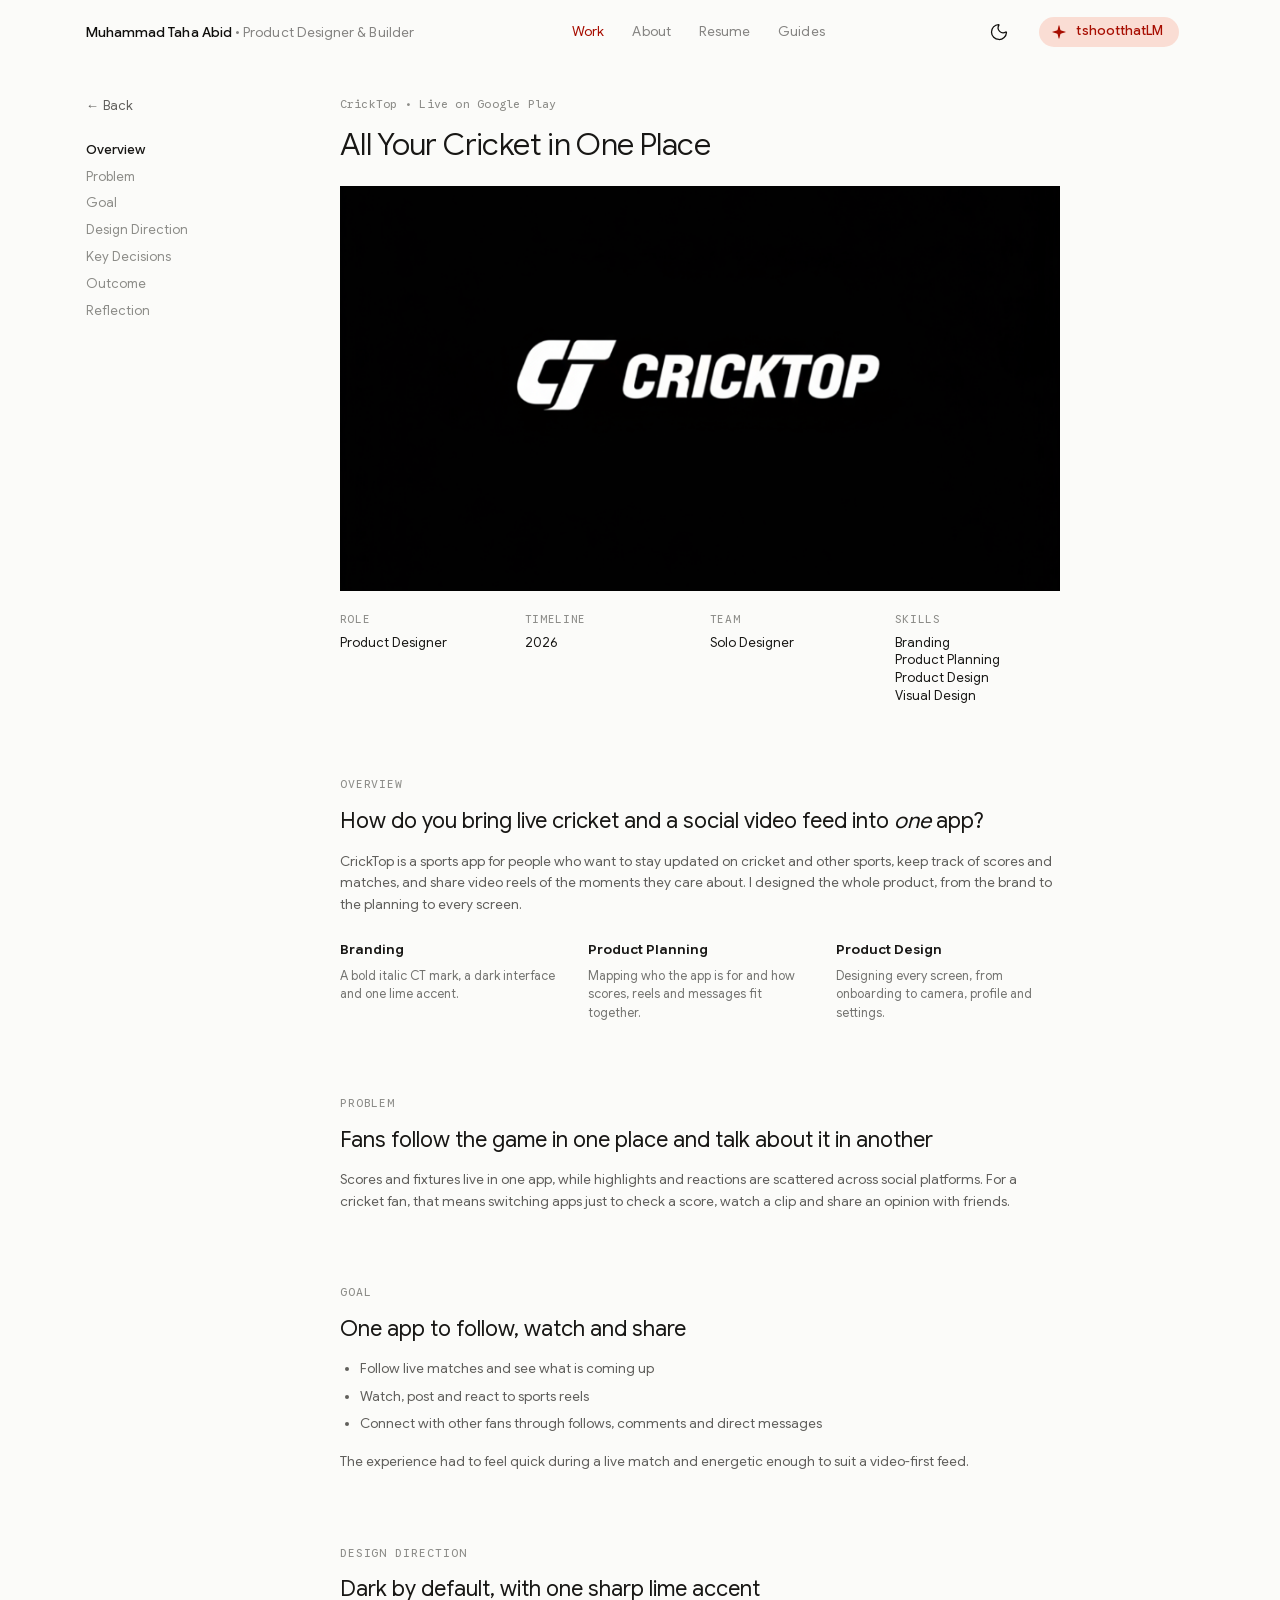
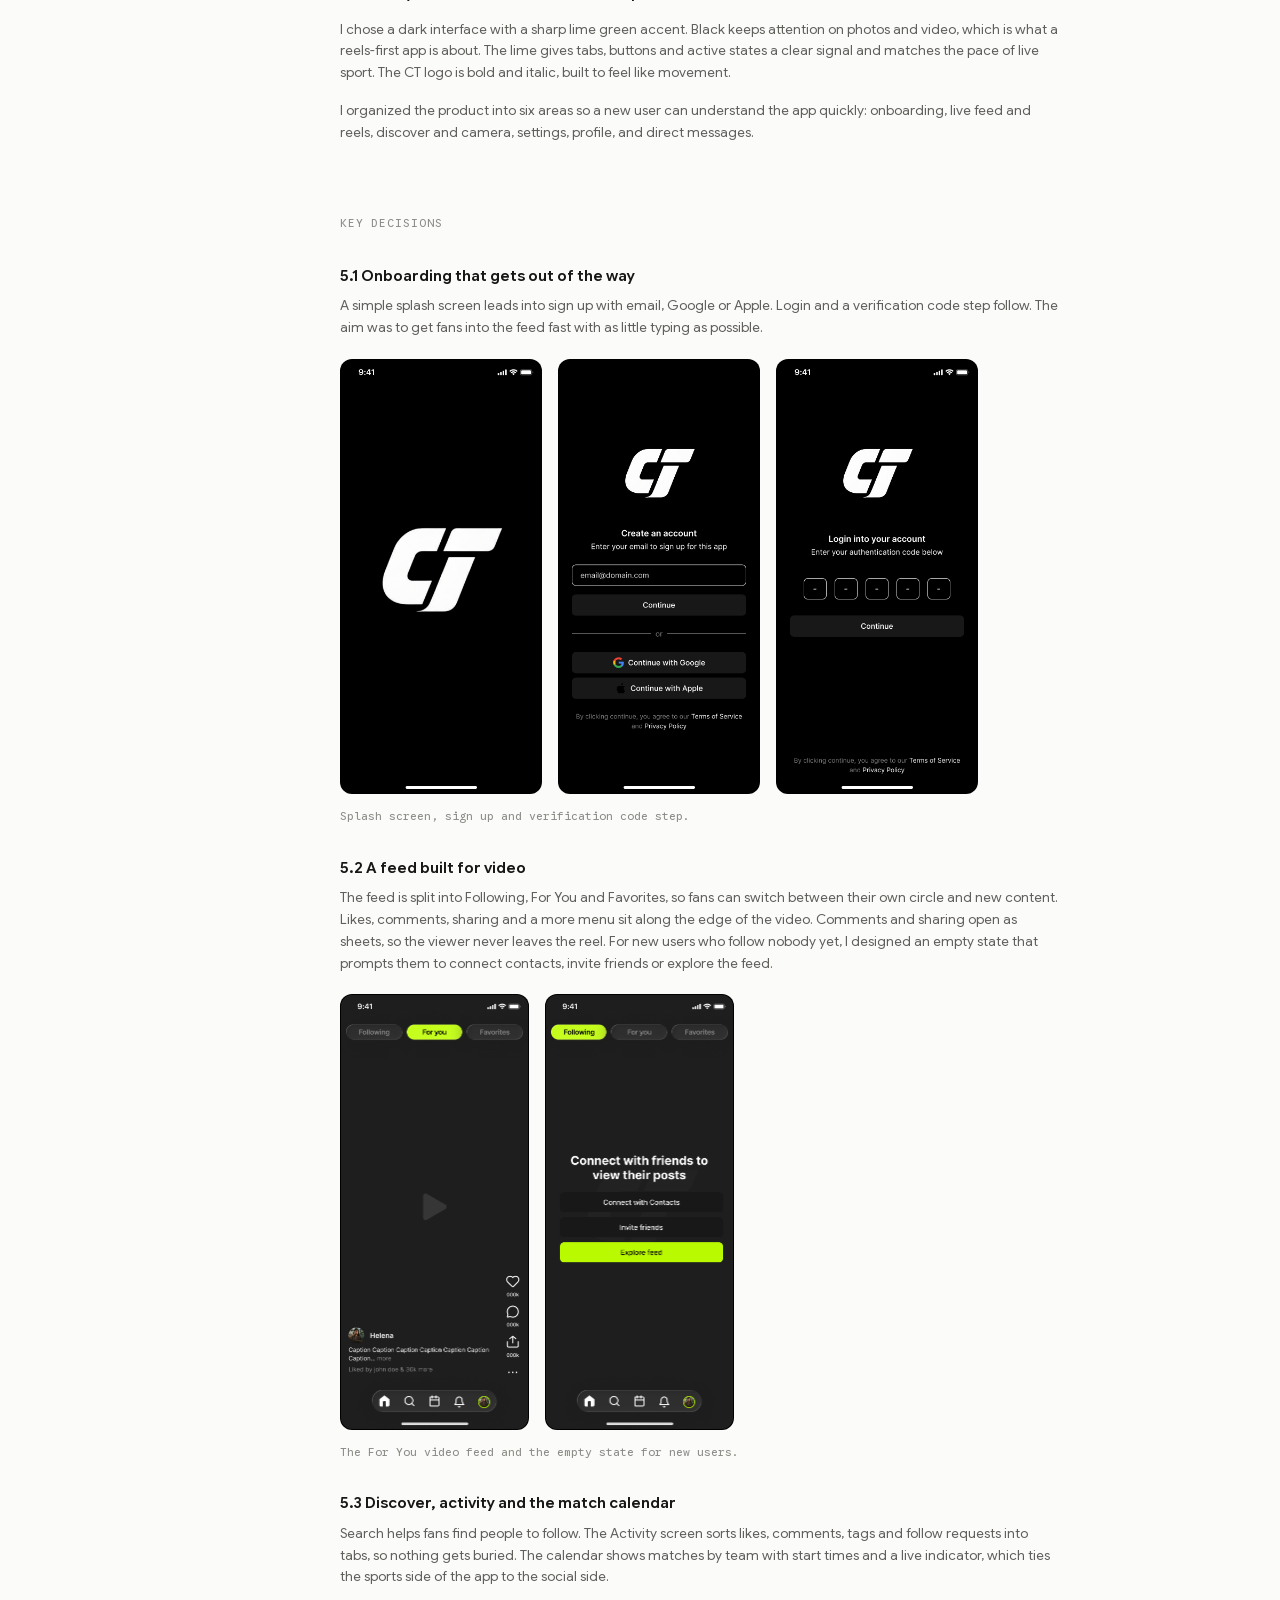
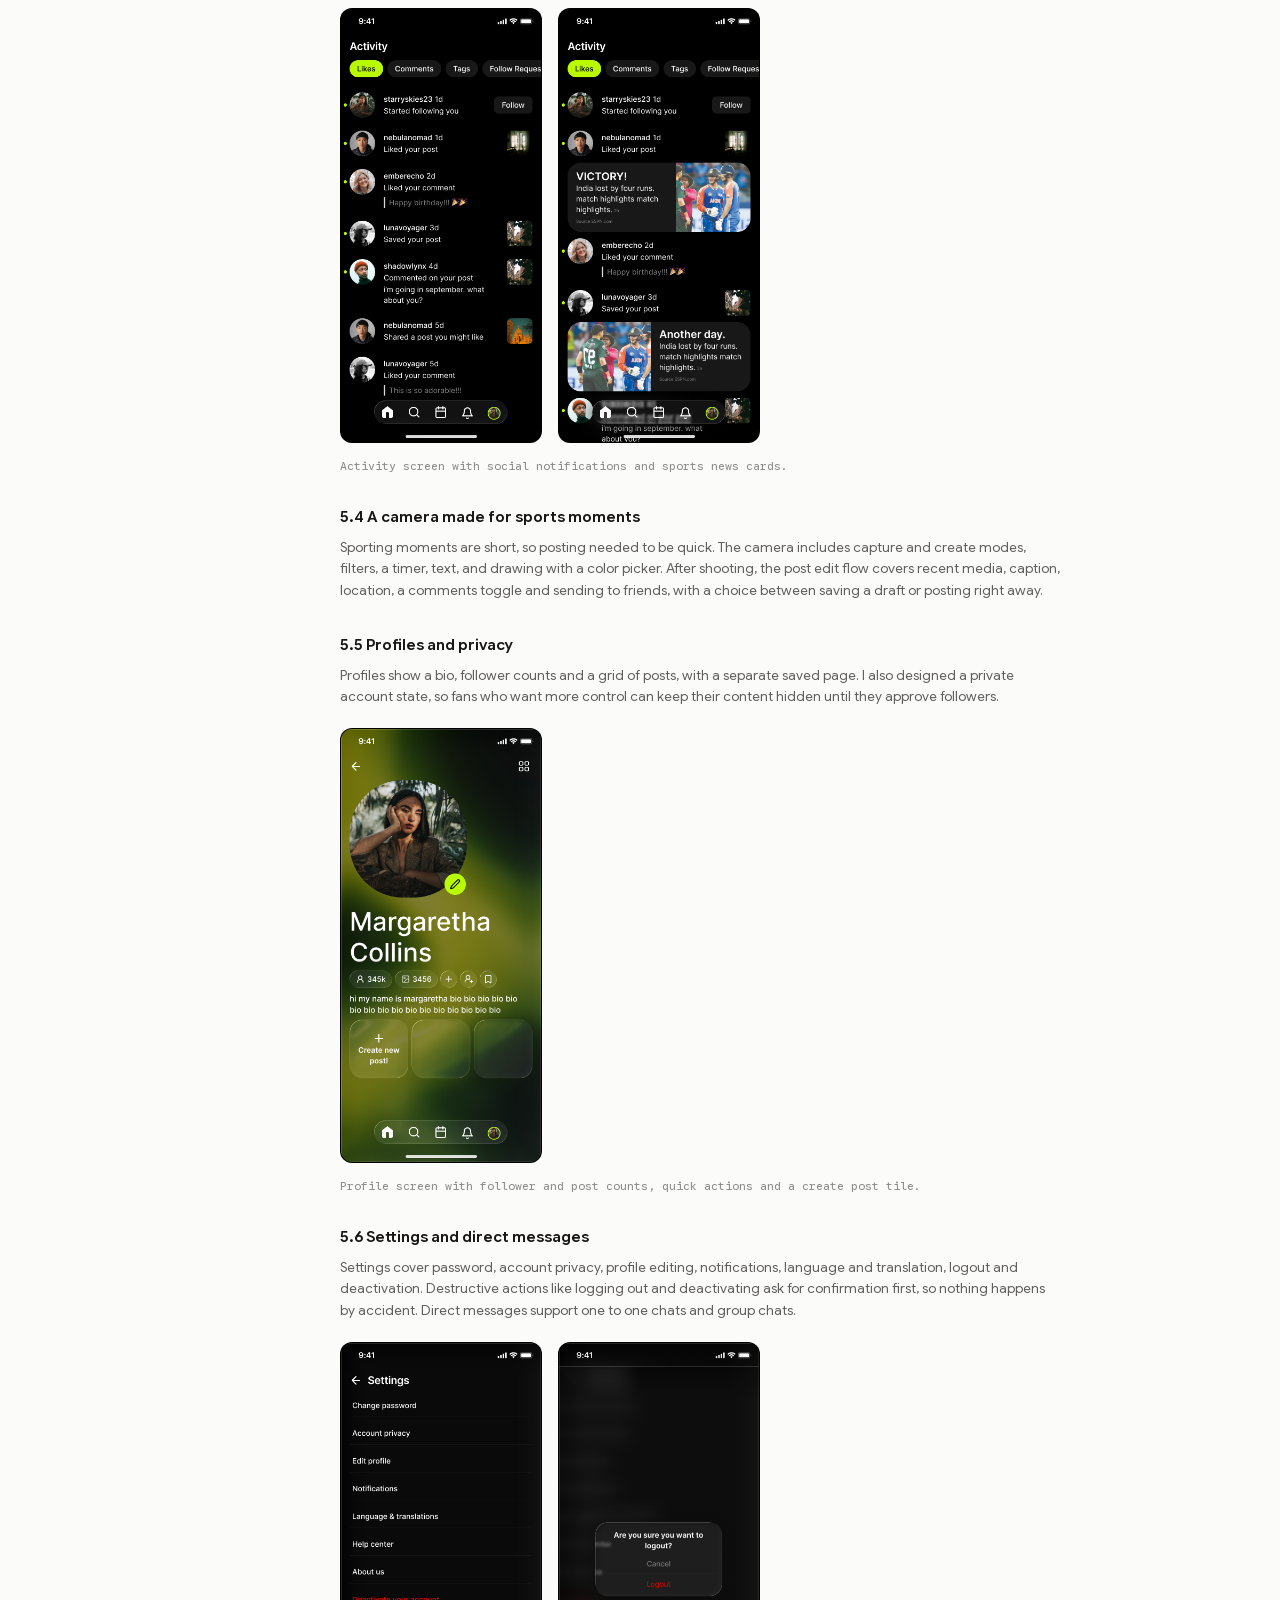
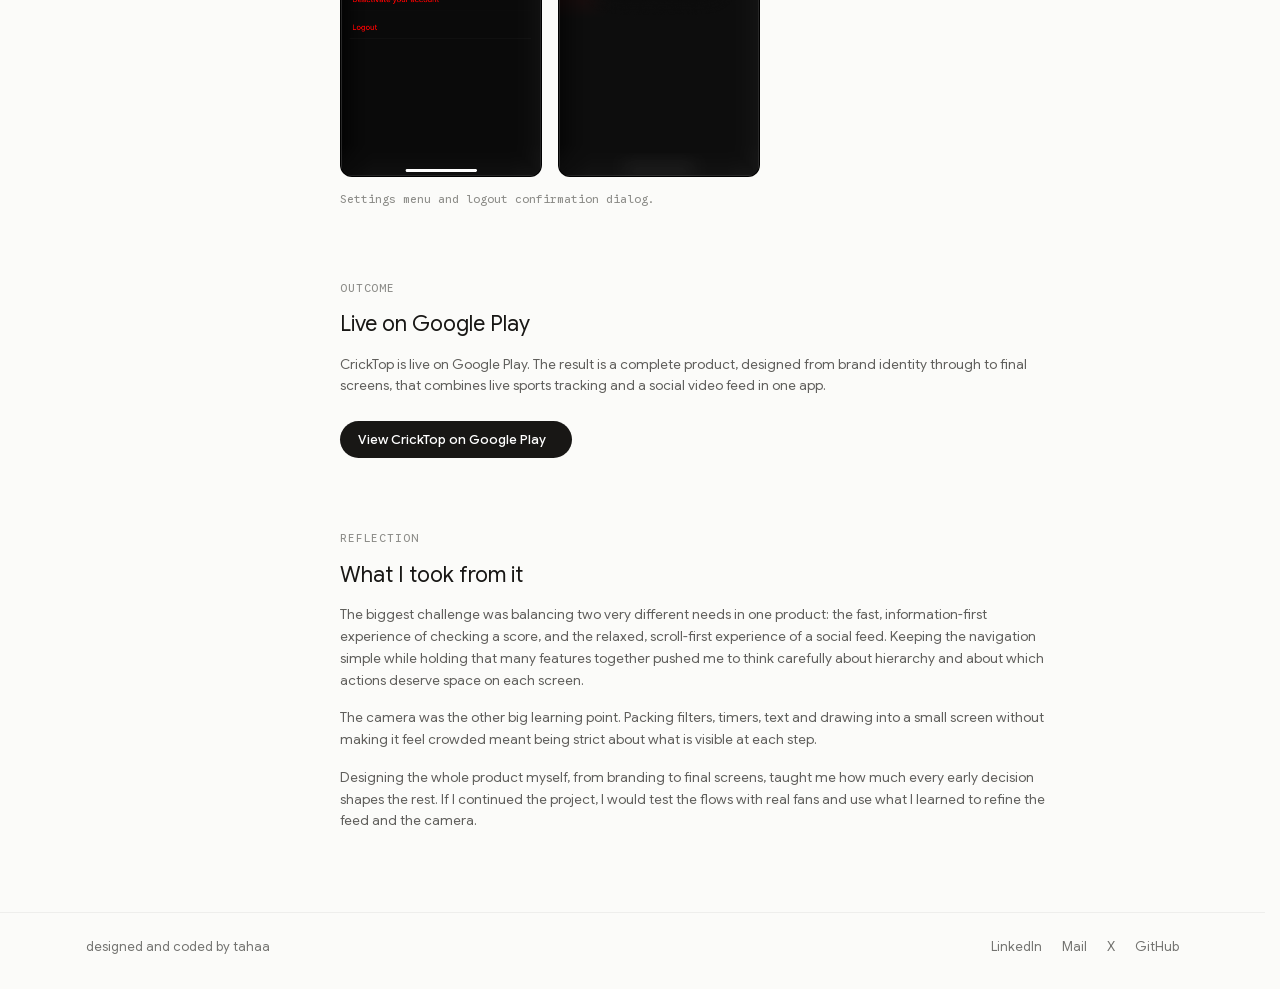
<file: cricktop.html>
<!DOCTYPE html>
<html lang="en" data-theme="tahaa" class="h-full antialiased">

<head>
  <meta charset="utf-8" />
  <meta name="viewport" content="width=device-width, initial-scale=1" />
  <title>CrickTop Case Study · Muhammad Taha Abid</title>
  <meta name="description"
    content="All Your Cricket in One Place. Product Design case study for CrickTop by Muhammad Taha Abid." />
  <meta name="robots" content="all, follow" />
  <link rel="canonical" href="https://tahaa.com/cricktop" />

  <!-- Icons -->
  <link rel="icon" href="icon.svg" sizes="any" type="image/svg+xml" />
  <link rel="apple-touch-icon" href="apple-icon.png" sizes="180x180" type="image/png" />

  <!-- Fonts & Styles -->
  <link rel="preload" href="media/9bf986576a67e941.p.3s_4z4byg0vu0.woff2" as="font" crossorigin="" type="font/woff2" />
  <link rel="preload" href="media/6babc54cc0db7717.p.21sbfhjunker-.woff2" as="font" crossorigin="" type="font/woff2" />

  <link rel="stylesheet" href="styles/fonts.css" />
  <link rel="stylesheet" href="styles/main.css" />
  <link rel="stylesheet" href="styles/interactions.css" />

  <script>
    try {
      if (localStorage.getItem("tahaa_portfolio_mode") === "dark" || sessionStorage.getItem("mode") === "dark") {
        document.documentElement.dataset.mode = "dark";
      }
    } catch (e) { }
  </script>

  <style>
    /* Global reset & box-sizing */
    *, *::before, *::after {
      box-sizing: border-box;
    }

    html {
      scroll-behavior: smooth;
    }

    body {
      background-color: #fbfbf9;
      color: #181715;
      font-family: var(--s-font-family-body, sans-serif);
      margin: 0;
      padding: 0;
      min-height: 100vh;
      display: flex;
      flex-direction: column;
    }

    /* Dark mode override */
    [data-mode="dark"] body {
      background-color: #121210;
      color: #f7f7f4;
    }

    /* Keep drawers completely unrendered when closed so they can never create horizontal overflow */
    #tahaalm-drawer.invisible,
    #menu-drawer.invisible {
      display: none !important;
    }

    /* Nav bar uses main.css utility classes (same as index.html) */

    /* Main page container & grid */
    .cs-main {
      flex: 1;
      width: 100%;
      padding-inline: clamp(1.25rem, 6.7vw, 6.7vw);
      padding-block: 2rem 5rem;
    }

    .cs-layout-grid {
      width: 100%;
      max-width: 1440px;
      margin-inline: auto;
      display: grid;
      grid-template-columns: 190px minmax(0, 1fr);
      column-gap: clamp(2rem, 5vw, 4.5rem);
      align-items: start;
    }

    /* Sticky left sidebar */
    .cs-sidebar {
      position: sticky;
      top: 60px;
      align-self: start;
      display: flex;
      flex-direction: column;
      gap: 1.5rem;
    }

    .cs-back-link {
      font-family: var(--s-font-family-body, sans-serif);
      font-size: 0.82rem;
      color: #605f5c;
      text-decoration: none;
      display: inline-flex;
      align-items: center;
      gap: 0.25rem;
      transition: color 0.15s ease;
    }

    .cs-back-link:hover {
      color: #181715;
    }

    [data-mode="dark"] .cs-back-link {
      color: #a8a8a4;
    }

    [data-mode="dark"] .cs-back-link:hover {
      color: #ffffff;
    }

    .cs-sidebar-nav {
      display: flex;
      flex-direction: column;
      gap: 0.45rem;
    }

    .cs-sidebar-link {
      font-family: var(--s-font-family-body, sans-serif);
      font-size: 0.82rem;
      color: #8c8c88;
      text-decoration: none;
      transition: color 0.15s ease;
      line-height: 1.5;
    }

    .cs-sidebar-link:hover {
      color: #181715;
    }

    .cs-sidebar-link-active {
      color: #181715 !important;
      font-weight: 500;
    }

    [data-mode="dark"] .cs-sidebar-link {
      color: #605f5c;
    }

    [data-mode="dark"] .cs-sidebar-link:hover {
      color: #f7f7f4;
    }

    [data-mode="dark"] .cs-sidebar-link-active {
      color: #f7f7f4 !important;
      font-weight: 500;
    }

    /* Main Content Column */
    .cs-content {
      max-width: 720px;
      width: 100%;
      min-width: 0;
    }

    .cs-breadcrumb {
      font-family: var(--s-font-family-code, monospace);
      font-size: 0.72rem;
      color: #8c8c88;
      letter-spacing: 0.02em;
      margin-bottom: 0.85rem;
    }

    .cs-title {
      font-family: var(--s-font-family-body, sans-serif);
      font-size: clamp(1.75rem, 2.4vw, 2.5rem);
      line-height: 1.15;
      font-weight: 350;
      letter-spacing: -0.02em;
      color: #181715;
      margin: 0 0 1.5rem 0;
    }

    [data-mode="dark"] .cs-title {
      color: #f7f7f4;
    }

    /* Hero Image */
    .cs-hero-frame {
      width: 100%;
      aspect-ratio: 16 / 9;
      background-color: #000000;
      overflow: hidden;
      border-radius: 0;
    }

    .cs-hero-frame img {
      width: 100%;
      height: 100%;
      object-fit: cover;
      display: block;
      border-radius: 0;
    }

    /* Meta Row directly under hero image */
    .cs-meta-grid {
      display: grid;
      grid-template-columns: repeat(4, 1fr);
      gap: 1.25rem;
      width: 100%;
      margin-top: 1.25rem;
    }

    .cs-meta-col {
      display: flex;
      flex-direction: column;
      gap: 0.35rem;
    }

    .cs-meta-tag {
      font-family: var(--s-font-family-code, monospace);
      font-size: 0.7rem;
      text-transform: uppercase;
      letter-spacing: 0.06em;
      color: #8c8c88;
    }

    .cs-meta-val {
      font-family: var(--s-font-family-body, sans-serif);
      font-size: 0.82rem;
      color: #181715;
      line-height: 1.35;
    }

    [data-mode="dark"] .cs-meta-val {
      color: #deddd9;
    }

    .cs-meta-stack {
      display: flex;
      flex-direction: column;
      line-height: 1.35;
      font-family: var(--s-font-family-body, sans-serif);
      font-size: 0.82rem;
      color: #181715;
    }

    [data-mode="dark"] .cs-meta-stack {
      color: #deddd9;
    }

    /* Sections */
    .cs-case-section {
      margin-top: 4.5rem;
      scroll-margin-top: 5rem;
    }

    .cs-section-label {
      font-family: var(--s-font-family-code, monospace);
      font-size: 0.72rem;
      text-transform: uppercase;
      letter-spacing: 0.08em;
      color: #8c8c88;
      margin-bottom: 0.85rem;
      display: block;
    }

    .cs-section-heading {
      font-family: var(--s-font-family-body, sans-serif);
      font-size: clamp(1.2rem, 1.7vw, 1.6rem);
      line-height: 1.25;
      font-weight: 400;
      color: #181715;
      margin: 0 0 1rem 0;
    }

    .cs-section-heading em {
      font-style: italic;
    }

    [data-mode="dark"] .cs-section-heading {
      color: #f7f7f4;
    }

    .cs-body-text {
      font-family: var(--s-font-family-body, sans-serif);
      font-size: 0.85rem;
      line-height: 1.6;
      color: #605f5c;
      margin: 0 0 1rem 0;
    }

    [data-mode="dark"] .cs-body-text {
      color: #a8a8a4;
    }

    /* 3 Pillar Columns */
    .cs-pillars-grid {
      display: grid;
      grid-template-columns: repeat(3, 1fr);
      gap: 1.5rem;
      width: 100%;
      margin-top: 1.5rem;
    }

    .cs-pillar {
      display: flex;
      flex-direction: column;
      gap: 0.4rem;
    }

    .cs-pillar-title {
      font-size: 0.85rem;
      font-weight: 600;
      color: #181715;
      margin: 0;
    }

    [data-mode="dark"] .cs-pillar-title {
      color: #f7f7f4;
    }

    .cs-pillar-body {
      font-size: 0.78rem;
      line-height: 1.5;
      color: #737370;
      margin: 0;
    }

    [data-mode="dark"] .cs-pillar-body {
      color: #a8a8a4;
    }

    /* Goal list */
    .cs-goal-list {
      list-style-type: disc;
      padding-left: 1.25rem;
      margin: 0.75rem 0 1rem 0;
      display: flex;
      flex-direction: column;
      gap: 0.35rem;
      color: #605f5c;
      font-family: var(--s-font-family-body, sans-serif);
      font-size: 0.85rem;
      line-height: 1.6;
    }

    [data-mode="dark"] .cs-goal-list {
      color: #a8a8a4;
    }

    /* Key Decisions Blocks */
    .cs-decision-block {
      margin-top: 2rem;
    }

    .cs-decision-heading {
      font-family: var(--s-font-family-body, sans-serif);
      font-size: 0.95rem;
      font-weight: 600;
      color: #181715;
      margin: 0 0 0.5rem 0;
    }

    [data-mode="dark"] .cs-decision-heading {
      color: #f7f7f4;
    }

    /* Device screenshots row */
    .cs-device-row {
      display: flex;
      gap: 1rem;
      overflow-x: auto;
      width: 100%;
      max-width: 100%;
      min-width: 0;
      padding-bottom: 0.5rem;
      scrollbar-width: thin;
      -webkit-overflow-scrolling: touch;
      margin-top: 1.25rem;
      margin-bottom: 0.25rem;
    }

    .cs-device-img {
      height: clamp(340px, 34vw, 480px);
      width: auto;
      display: block;
      object-fit: contain;
      border: 1px solid rgba(0, 0, 0, 0.08);
      border-radius: 12px;
      background-color: #000000;
    }

    [data-mode="dark"] .cs-device-img {
      border-color: rgba(255, 255, 255, 0.12);
    }

    .cs-device-caption {
      font-family: var(--s-font-family-code, monospace);
      font-size: 0.72rem;
      color: #8c8c88;
      line-height: 1.4;
      margin-top: 0.4rem;
      margin-bottom: 1.5rem;
    }

    /* Action button for outcome */
    .cs-action-btn {
      display: inline-flex;
      align-items: center;
      gap: 0.45rem;
      background-color: #181715;
      color: #ffffff;
      font-family: var(--s-font-family-body, sans-serif);
      font-size: 0.82rem;
      font-weight: 500;
      padding: 0.55rem 1.15rem;
      border-radius: 9999px;
      text-decoration: none;
      margin-top: 0.5rem;
      transition: background-color 0.15s ease, opacity 0.15s ease;
    }

    .cs-action-btn:hover {
      background-color: #333330;
    }

    [data-mode="dark"] .cs-action-btn {
      background-color: #f7f7f4;
      color: #181715;
    }

    [data-mode="dark"] .cs-action-btn:hover {
      background-color: #e5e5e0;
    }

    /* Footer */
    .cs-footer {
      width: 100%;
      padding-inline: clamp(1.25rem, 6.7vw, 6.7vw);
      padding-block: 2rem;
      border-top: 1px solid rgba(0, 0, 0, 0.05);
    }

    [data-mode="dark"] .cs-footer {
      border-top-color: rgba(255, 255, 255, 0.08);
    }

    .cs-footer-inner {
      width: 100%;
      max-width: 1440px;
      margin-inline: auto;
      display: flex;
      align-items: center;
      justify-content: space-between;
      gap: 1rem;
    }

    .cs-footer-credit {
      font-size: 0.82rem;
      color: #737370;
      margin: 0;
    }

    .cs-footer-links {
      display: flex;
      align-items: center;
      gap: 1.25rem;
    }

    .cs-footer-link {
      font-size: 0.82rem;
      color: #737370;
      text-decoration: none;
      transition: color 0.15s ease;
    }

    .cs-footer-link:hover {
      color: #181715;
    }

    [data-mode="dark"] .cs-footer-link:hover {
      color: #ffffff;
    }

    /* Responsive Specifications */
    @media (max-width: 1024px) {
      .cs-layout-grid {
        grid-template-columns: minmax(0, 1fr);
      }
      .cs-sidebar {
        display: none;
      }
      .cs-content {
        max-width: 100%;
        min-width: 0;
      }
    }

    @media (max-width: 768px) {
      .cs-title {
        font-size: clamp(1.4rem, 4.5vw, 2rem);
      }
      .cs-meta-grid {
        grid-template-columns: repeat(2, 1fr);
        gap: 1.25rem;
      }
      .cs-pillars-grid {
        grid-template-columns: 1fr;
        gap: 1.25rem;
      }

    }

    @media (max-width: 640px) {
      .cs-main,
      .cs-footer {
        padding-inline: 1rem;
      }
      .cs-title {
        font-size: clamp(1.2rem, 5.5vw, 1.35rem);
        line-height: 1.25;
        overflow-wrap: break-word;
      }
      .cs-section-heading {
        font-size: 1.15rem;
      }
      .cs-meta-grid {
        grid-template-columns: 1fr;
        gap: 1rem;
      }
      .cs-footer-inner {
        flex-direction: column;
        align-items: flex-start;
        gap: 0.75rem;
      }
    }
  </style>
</head>

<body class="min-h-full">
  <div class="flex min-h-full flex-col">
  <!-- Header -->
  <header class="px-5 md:px-8">
    <div class="mx-auto flex h-20 w-full max-w-[1376px] items-center justify-between">
      <a class="flex items-center gap-2" aria-label="Home" href="index.html">
        <span class="text-body-md">
          <span class="text-content-primary font-medium">Muhammad Taha Abid</span>
          <span class="hidden text-content-tertiary desktop:inline"> • Product Designer &amp; Builder</span>
        </span>
      </a>

      <!-- Desktop Nav -->
      <nav aria-label="Main" class="hidden items-center gap-5 md:flex">
        <a class="inline-flex shrink-0 cursor-pointer items-center justify-center whitespace-nowrap transition-colors duration-(--s-motion-duration-fast) ease-standard disabled:cursor-not-allowed motion-reduce:transition-none text-(--s-color-content-brand) hover:text-(--s-color-content-brand-hover) active:text-(--s-color-border-brand-active) disabled:text-(--s-color-border-brand-disabled) text-body-md rounded-8 p-0"
          aria-current="page" href="index.html">
          <span class="px-1">Work</span>
        </a>

        <a class="inline-flex shrink-0 cursor-pointer items-center justify-center whitespace-nowrap transition-colors duration-(--s-motion-duration-fast) ease-standard disabled:cursor-not-allowed motion-reduce:transition-none text-(--s-color-content-tertiary) hover:text-(--s-color-content-secondary) active:text-(--s-color-content-primary) disabled:text-(--s-color-content-tertiary-disabled) text-body-md rounded-8 p-0"
          href="about.html">
          <span class="px-1">About</span>
        </a>
        <a class="inline-flex shrink-0 cursor-pointer items-center justify-center whitespace-nowrap transition-colors duration-(--s-motion-duration-fast) ease-standard disabled:cursor-not-allowed motion-reduce:transition-none text-(--s-color-content-tertiary) hover:text-(--s-color-content-secondary) active:text-(--s-color-content-primary) disabled:text-(--s-color-content-tertiary-disabled) text-body-md rounded-8 p-0"
          target="_blank" rel="noopener" href="https://taha-resume.vercel.app/">
          <span class="px-1">Resume</span>
        </a>
        <a class="inline-flex shrink-0 cursor-pointer items-center justify-center whitespace-nowrap transition-colors duration-(--s-motion-duration-fast) ease-standard disabled:cursor-not-allowed motion-reduce:transition-none text-(--s-color-content-tertiary) hover:text-(--s-color-content-secondary) active:text-(--s-color-content-primary) disabled:text-(--s-color-content-tertiary-disabled) text-body-md rounded-8 p-0"
          href="guides.html">
          <span class="px-1">Guides</span>
        </a>
      </nav>

      <!-- Header Actions -->
      <div class="relative z-50 flex items-center gap-3 md:gap-6">
        <button type="button"
          class="theme-toggle-btn inline-flex shrink-0 cursor-pointer items-center justify-center whitespace-nowrap transition-colors duration-(--s-motion-duration-fast) ease-standard disabled:cursor-not-allowed motion-reduce:transition-none text-(--s-color-content-primary) hover:bg-(--s-color-fill-primary-variant-hover) active:bg-(--s-color-fill-primary-variant-active) disabled:text-(--s-color-content-primary-disabled) disabled:bg-transparent text-body-sm rounded-7 size-9"
          aria-label="Switch to dark mode">
          <span aria-hidden="true" data-slot="icon" class="inline-block shrink-0 bg-current size-6"
            style="mask-image:url(icons/moon.svg);-webkit-mask-image:url(icons/moon.svg);mask-size:contain;-webkit-mask-size:contain;mask-repeat:no-repeat;-webkit-mask-repeat:no-repeat;mask-position:center;-webkit-mask-position:center"></span>
        </button>

        <button id="tahaalm-trigger-btn" type="button"
          class="inline-flex shrink-0 cursor-pointer items-center justify-center whitespace-nowrap transition-colors duration-(--s-motion-duration-fast) ease-standard disabled:cursor-not-allowed motion-reduce:transition-none bg-(--s-color-fill-brand-secondary) text-(--s-color-content-brand) hover:bg-(--s-color-fill-brand-secondary-hover) active:bg-(--s-color-fill-brand-secondary-active) text-body-md rounded-8 px-3 py-2">
          <span aria-hidden="true" data-slot="icon" class="inline-block shrink-0 bg-current size-6"
            style="mask-image:url(icons/sparkle.svg);-webkit-mask-image:url(icons/sparkle.svg);mask-size:contain;-webkit-mask-size:contain;mask-repeat:no-repeat;-webkit-mask-repeat:no-repeat;mask-position:center;-webkit-mask-position:center"></span>
          <span class="px-1 font-medium">tshootthatLM</span>
        </button>

        <button id="menu-toggle-btn" type="button"
          class="inline-flex shrink-0 cursor-pointer items-center justify-center whitespace-nowrap transition-colors duration-(--s-motion-duration-fast) ease-standard disabled:cursor-not-allowed motion-reduce:transition-none text-(--s-color-content-primary) hover:bg-(--s-color-fill-primary-variant-hover) active:bg-(--s-color-fill-primary-variant-active) text-body-sm rounded-7 size-9 md:hidden"
          aria-label="Open menu" aria-expanded="false">
          <span aria-hidden="true" data-slot="icon" class="inline-block shrink-0 bg-current size-6"
            style="mask-image:url(icons/panel-open.svg);-webkit-mask-image:url(icons/panel-open.svg);mask-size:contain;-webkit-mask-size:contain;mask-repeat:no-repeat;-webkit-mask-repeat:no-repeat;mask-position:center;-webkit-mask-position:center"></span>
        </button>
      </div>
    </div>

    <!-- Mobile Menu Backdrop -->
    <div id="menu-backdrop" aria-hidden="true"
      class="fixed inset-0 z-30 bg-content-primary/30 transition-opacity duration-(--s-motion-duration-slow) ease-standard motion-reduce:transition-none pointer-events-none opacity-0">
    </div>

    <!-- Mobile Menu Drawer -->
    <div id="menu-drawer" role="dialog" aria-modal="true" aria-label="Menu" inert=""
      class="fixed inset-y-0 right-0 z-40 flex w-[360px] max-w-[calc(100%-15px)] flex-col bg-fill-secondary-variant will-change-transform transition-[translate,visibility] duration-(--s-motion-duration-slow) ease-standard motion-reduce:transition-none invisible translate-x-full">
      <div class="flex h-20 items-center px-5">
        <button id="menu-close-btn" type="button"
          class="inline-flex shrink-0 cursor-pointer items-center justify-center whitespace-nowrap transition-colors duration-(--s-motion-duration-fast) ease-standard disabled:cursor-not-allowed motion-reduce:transition-none text-(--s-color-content-primary) hover:bg-(--s-color-fill-primary-variant-hover) active:bg-(--s-color-fill-primary-variant-active) text-body-sm rounded-7 size-9"
          aria-label="Close menu">
          <span aria-hidden="true" data-slot="icon" class="inline-block shrink-0 bg-current size-6"
            style="mask-image:url(icons/panel-open.svg);-webkit-mask-image:url(icons/panel-open.svg);mask-size:contain;-webkit-mask-size:contain;mask-repeat:no-repeat;-webkit-mask-repeat:no-repeat;mask-position:center;-webkit-mask-position:center"></span>
        </button>
      </div>
      <nav aria-label="Menu" class="flex flex-1 flex-col items-end justify-end gap-3 p-8">
        <a class="flex items-center text-heading-lg font-medium text-content-secondary transition-colors hover:text-content-primary motion-reduce:transition-none"
          href="index.html">Work</a>
        <a class="flex items-center text-heading-lg font-medium text-content-secondary transition-colors hover:text-content-primary motion-reduce:transition-none"
          href="about.html">About</a>
        <a target="_blank" rel="noopener"
          class="flex items-center text-heading-lg font-medium text-content-secondary transition-colors hover:text-content-primary motion-reduce:transition-none"
          href="https://taha-resume.vercel.app/">
          Resume
          <span aria-hidden="true" data-slot="icon" class="inline-block shrink-0 bg-current size-8"
            style="mask-image:url(icons/arrow-up-right.svg);-webkit-mask-image:url(icons/arrow-up-right.svg);mask-size:contain;-webkit-mask-size:contain;mask-repeat:no-repeat;-webkit-mask-repeat:no-repeat;mask-position:center;-webkit-mask-position:center"></span>
        </a>
        <a class="flex items-center text-heading-lg font-medium text-content-secondary transition-colors hover:text-content-primary motion-reduce:transition-none"
          href="guides.html">Guides</a>
      </nav>
      <div class="p-5">
        <ul class="flex items-center justify-between p-5">
          <li><a href="https://www.linkedin.com/in/tshootthat/" target="_blank" rel="noopener" aria-label="LinkedIn"
              class="text-content-primary transition-opacity hover:opacity-70 motion-reduce:transition-none"><span
                aria-hidden="true" data-slot="icon" class="inline-block shrink-0 bg-current size-6"
                style="mask-image:url(icons/linkedin.svg);-webkit-mask-image:url(icons/linkedin.svg);mask-size:contain;-webkit-mask-size:contain;mask-repeat:no-repeat;-webkit-mask-repeat:no-repeat;mask-position:center;-webkit-mask-position:center"></span></a>
          </li>
          <li><a href="mailto:Tah.bhati302@gmail.com" aria-label="Mail"
              class="text-content-primary transition-opacity hover:opacity-70 motion-reduce:transition-none"><span
                aria-hidden="true" data-slot="icon" class="inline-block shrink-0 bg-current size-6"
                style="mask-image:url(icons/mail.svg);-webkit-mask-image:url(icons/mail.svg);mask-size:contain;-webkit-mask-size:contain;mask-repeat:no-repeat;-webkit-mask-repeat:no-repeat;mask-position:center;-webkit-mask-position:center"></span></a>
          </li>
          <li><a href="https://x.com" target="_blank" rel="noopener" aria-label="X"
              class="text-content-primary transition-opacity hover:opacity-70 motion-reduce:transition-none"><span
                aria-hidden="true" data-slot="icon" class="inline-block shrink-0 bg-current size-6"
                style="mask-image:url(icons/twitter.svg);-webkit-mask-image:url(icons/twitter.svg);mask-size:contain;-webkit-mask-size:contain;mask-repeat:no-repeat;-webkit-mask-repeat:no-repeat;mask-position:center;-webkit-mask-position:center"></span></a>
          </li>
          <li><a href="https://github.com/tahabhatti10" target="_blank" rel="noopener" aria-label="GitHub"
              class="text-content-primary transition-opacity hover:opacity-70 motion-reduce:transition-none"><span
                aria-hidden="true" data-slot="icon" class="inline-block shrink-0 bg-current size-6"
                style="mask-image:url(icons/github.svg);-webkit-mask-image:url(icons/github.svg);mask-size:contain;-webkit-mask-size:contain;mask-repeat:no-repeat;-webkit-mask-repeat:no-repeat;mask-position:center;-webkit-mask-position:center"></span></a>
          </li>
        </ul>
      </div>
    </div>

    <!-- tshootthatLM Chat Backdrop -->
    <div id="tahaalm-backdrop" aria-hidden="true"
      class="fixed inset-0 z-[55] bg-content-primary/30 transition-opacity duration-(--s-motion-duration-slow) ease-standard motion-reduce:transition-none pointer-events-none opacity-0">
    </div>

    <!-- tshootthatLM Chat Drawer -->
    <div id="tahaalm-drawer" role="dialog" aria-modal="true" aria-label="tshootthatLM chat" inert=""
      class="fixed inset-y-0 right-0 z-[60] flex w-full flex-col bg-fill-primary-variant [background-image:linear-gradient(var(--s-color-fill-primary-disabled),var(--s-color-fill-primary-disabled))] will-change-transform transition-[translate,visibility] duration-(--s-motion-duration-slow) ease-standard motion-reduce:transition-none md:w-[600px] invisible translate-x-full">
      <!-- tshootthatLM Drawer Header -->
      <header class="flex shrink-0 items-center justify-between bg-fill-primary-variant p-5">
        <span class="flex pr-11">
          <button type="button"
            class="theme-toggle-btn inline-flex shrink-0 cursor-pointer items-center justify-center whitespace-nowrap transition-colors duration-(--s-motion-duration-fast) ease-standard disabled:cursor-not-allowed motion-reduce:transition-none text-(--s-color-content-primary) hover:bg-(--s-color-fill-primary-variant-hover) active:bg-(--s-color-fill-primary-variant-active) text-body-sm rounded-7 size-9"
            aria-label="Switch to dark mode">
            <span aria-hidden="true" data-slot="icon" class="inline-block shrink-0 bg-current size-6"
              style="mask-image:url(icons/moon.svg);-webkit-mask-image:url(icons/moon.svg);mask-size:contain;-webkit-mask-size:contain;mask-repeat:no-repeat;-webkit-mask-repeat:no-repeat;mask-position:center;-webkit-mask-position:center"></span>
          </button>
        </span>
        <span class="flex items-center gap-1.5 text-body-md text-content-primary">
          <span aria-hidden="true" data-slot="icon"
            class="inline-block shrink-0 bg-current size-6 text-(--s-color-fill-brand)"
            style="mask-image:url(icons/sparkle.svg);-webkit-mask-image:url(icons/sparkle.svg);mask-size:contain;-webkit-mask-size:contain;mask-repeat:no-repeat;-webkit-mask-repeat:no-repeat;mask-position:center;-webkit-mask-position:center"></span>
          tshootthatLM
          <span class="group relative flex items-center">
            <button type="button" aria-label="About tshootthatLM" aria-describedby="tahaalm-disclaimer"
              aria-expanded="false"
              class="flex cursor-help items-center text-content-tertiary transition-colors duration-(--s-motion-duration-fast) ease-standard hover:text-content-primary motion-reduce:transition-none">
              <span aria-hidden="true" data-slot="icon" class="inline-block shrink-0 bg-current size-3"
                style="mask-image:url(icons/info-12.svg);-webkit-mask-image:url(icons/info-12.svg);mask-size:contain;-webkit-mask-size:contain;mask-repeat:no-repeat;-webkit-mask-repeat:no-repeat;mask-position:center;-webkit-mask-position:center"></span>
            </button>
            <span id="tahaalm-disclaimer" role="tooltip"
              class="pointer-events-none absolute top-full left-1/2 z-10 mt-2 w-64 -translate-x-1/2 rounded-8 border border-(--s-color-border-primary) bg-surface-elevated p-3 text-left text-body-sm text-content-secondary transition-opacity duration-(--s-motion-duration-fast) ease-standard motion-reduce:transition-none opacity-0 group-focus-within:opacity-100 group-hover:opacity-100">
              tshootthatLM is an AI chatbot, so it can get things wrong. Double-check anything important.
            </span>
          </span>
        </span>
        <span class="flex items-center gap-2">
          <button id="tahaalm-reset-btn" type="button"
            class="inline-flex shrink-0 cursor-pointer items-center justify-center whitespace-nowrap transition-colors duration-(--s-motion-duration-fast) ease-standard disabled:cursor-not-allowed motion-reduce:transition-none text-(--s-color-content-primary) hover:bg-(--s-color-fill-primary-variant-hover) active:bg-(--s-color-fill-primary-variant-active) disabled:text-(--s-color-content-primary-disabled) disabled:bg-transparent text-body-sm rounded-7 size-9"
            aria-label="Start a new chat" disabled="">
            <span aria-hidden="true" data-slot="icon" class="inline-block shrink-0 bg-current size-6"
              style="mask-image:url(icons/refresh-cw.svg);-webkit-mask-image:url(icons/refresh-cw.svg);mask-size:contain;-webkit-mask-size:contain;mask-repeat:no-repeat;-webkit-mask-repeat:no-repeat;mask-position:center;-webkit-mask-position:center"></span>
          </button>
          <button id="tahaalm-close-btn" type="button"
            class="inline-flex shrink-0 cursor-pointer items-center justify-center whitespace-nowrap transition-colors duration-(--s-motion-duration-fast) ease-standard disabled:cursor-not-allowed motion-reduce:transition-none text-(--s-color-content-primary) hover:bg-(--s-color-fill-primary-variant-hover) active:bg-(--s-color-fill-primary-variant-active) text-body-sm rounded-7 size-9"
            aria-label="Close tshootthatLM">
            <span aria-hidden="true" data-slot="icon" class="inline-block shrink-0 bg-current size-6"
              style="mask-image:url(icons/close.svg);-webkit-mask-image:url(icons/close.svg);mask-size:contain;-webkit-mask-size:contain;mask-repeat:no-repeat;-webkit-mask-repeat:no-repeat;mask-position:center;-webkit-mask-position:center"></span>
          </button>
        </span>
      </header>

      <!-- Intro Screen -->
      <div id="tahaalm-intro" class="flex flex-1 flex-col items-center justify-center gap-3 px-12 py-5 text-center">
        <p class="text-body-xl text-content-secondary">Ask me anything about myself and my journey</p>
      </div>

      <!-- Question Suggestions -->
      <div id="tahaalm-suggestions" class="flex w-full flex-col items-start px-3">
        <button type="button"
          class="inline-flex shrink-0 cursor-pointer items-center justify-center whitespace-nowrap transition-colors duration-(--s-motion-duration-fast) ease-standard text-body-lg rounded-9 px-3 py-2 text-content-tertiary hover:text-content-secondary hover:bg-(--s-color-fill-primary-variant-hover)">
          <span aria-hidden="true" data-slot="icon" class="inline-block shrink-0 bg-current size-5"
            style="mask-image:url(icons/arrow-up-right.svg);-webkit-mask-image:url(icons/arrow-up-right.svg);mask-size:contain;-webkit-mask-size:contain;mask-repeat:no-repeat;-webkit-mask-repeat:no-repeat;mask-position:center;-webkit-mask-position:center"></span>
          <span class="px-1">What are you working on now?</span>
        </button>
        <button type="button"
          class="inline-flex shrink-0 cursor-pointer items-center justify-center whitespace-nowrap transition-colors duration-(--s-motion-duration-fast) ease-standard text-body-lg rounded-9 px-3 py-2 text-content-tertiary hover:text-content-secondary hover:bg-(--s-color-fill-primary-variant-hover)">
          <span aria-hidden="true" data-slot="icon" class="inline-block shrink-0 bg-current size-5"
            style="mask-image:url(icons/arrow-up-right.svg);-webkit-mask-image:url(icons/arrow-up-right.svg);mask-size:contain;-webkit-mask-size:contain;mask-repeat:no-repeat;-webkit-mask-repeat:no-repeat;mask-position:center;-webkit-mask-position:center"></span>
          <span class="px-1">Show me your best work</span>
        </button>
        <button type="button"
          class="inline-flex shrink-0 cursor-pointer items-center justify-center whitespace-nowrap transition-colors duration-(--s-motion-duration-fast) ease-standard text-body-lg rounded-9 px-3 py-2 text-content-tertiary hover:text-content-secondary hover:bg-(--s-color-fill-primary-variant-hover)">
          <span aria-hidden="true" data-slot="icon" class="inline-block shrink-0 bg-current size-5"
            style="mask-image:url(icons/arrow-up-right.svg);-webkit-mask-image:url(icons/arrow-up-right.svg);mask-size:contain;-webkit-mask-size:contain;mask-repeat:no-repeat;-webkit-mask-repeat:no-repeat;mask-position:center;-webkit-mask-position:center"></span>
          <span class="px-1">What's your design process</span>
        </button>
        <button type="button"
          class="inline-flex shrink-0 cursor-pointer items-center justify-center whitespace-nowrap transition-colors duration-(--s-motion-duration-fast) ease-standard text-body-lg rounded-9 px-3 py-2 text-content-tertiary hover:text-content-secondary hover:bg-(--s-color-fill-primary-variant-hover)">
          <span aria-hidden="true" data-slot="icon" class="inline-block shrink-0 bg-current size-5"
            style="mask-image:url(icons/arrow-up-right.svg);-webkit-mask-image:url(icons/arrow-up-right.svg);mask-size:contain;-webkit-mask-size:contain;mask-repeat:no-repeat;-webkit-mask-repeat:no-repeat;mask-position:center;-webkit-mask-position:center"></span>
          <span class="px-1">How do you use AI in design</span>
        </button>
      </div>

      <!-- Live Chat Messages Container -->
      <div id="tahaalm-messages" class="chat-messages-container custom-scroll hidden"></div>

      <!-- Chat Input Form -->
      <div class="relative shrink-0 p-3">
        <form id="tahaalm-form"
          class="flex flex-col rounded-[28px] border border-(--s-color-border-primary) bg-fill-primary-variant py-1 pr-1 pl-5">
          <div class="flex items-end gap-3">
            <textarea id="tahaalm-input" rows="1" maxlength="600" placeholder="Ask anything about Tahaa"
              aria-label="Ask anything about Tahaa"
              class="max-h-40 min-w-0 flex-1 resize-none self-center bg-transparent py-2 text-body-md text-content-primary outline-none placeholder:text-(--s-color-content-primary-disabled)"></textarea>
            <button id="tahaalm-send-btn" type="submit"
              class="inline-flex shrink-0 cursor-pointer items-center justify-center whitespace-nowrap transition-colors duration-(--s-motion-duration-fast) ease-standard disabled:cursor-not-allowed text-body-lg rounded-full size-11 bg-linear-to-b from-[#c31800] to-[#5d0b00] text-(--s-color-content-fixed-inverse) disabled:opacity-40 disabled:bg-none"
              aria-label="Send message" disabled="">
              <span aria-hidden="true" data-slot="icon" class="inline-block shrink-0 bg-current size-6"
                style="mask-image:url(icons/arrow-up.svg);-webkit-mask-image:url(icons/arrow-up.svg);mask-size:contain;-webkit-mask-size:contain;mask-repeat:no-repeat;-webkit-mask-repeat:no-repeat;mask-position:center;-webkit-mask-position:center"></span>
            </button>
          </div>
        </form>
      </div>
    </div>
  </header>

  <!-- Main Content Layout -->
  <main class="cs-main">
    <div class="cs-layout-grid">
      <!-- Left Sidebar -->
      <aside class="cs-sidebar">
        <a href="index.html" class="cs-back-link">
          <span aria-hidden="true">&larr;</span> Back
        </a>
        <nav class="cs-sidebar-nav" aria-label="Case study sections">
          <a href="#overview" class="cs-sidebar-link cs-sidebar-link-active">Overview</a>
          <a href="#problem" class="cs-sidebar-link">Problem</a>
          <a href="#goal" class="cs-sidebar-link">Goal</a>
          <a href="#design-direction" class="cs-sidebar-link">Design Direction</a>
          <a href="#key-decisions" class="cs-sidebar-link">Key Decisions</a>
          <a href="#outcome" class="cs-sidebar-link">Outcome</a>
          <a href="#reflection" class="cs-sidebar-link">Reflection</a>
        </nav>
      </aside>

      <!-- Main Column -->
      <article class="cs-content">
        <!-- Top of Page -->
        <p class="cs-breadcrumb">CrickTop • Live on Google Play</p>
        <h1 class="cs-title">All Your Cricket in One Place</h1>

        <!-- Hero Image -->
        <div class="cs-hero-frame">
          <img src="covers/cricktop-logo.png" alt="All Your Cricket in One Place" loading="eager" />
        </div>

        <!-- Meta Row -->
        <div class="cs-meta-grid">
          <div class="cs-meta-col">
            <span class="cs-meta-tag">ROLE</span>
            <span class="cs-meta-val">Product Designer</span>
          </div>
          <div class="cs-meta-col">
            <span class="cs-meta-tag">TIMELINE</span>
            <span class="cs-meta-val">2026</span>
          </div>
          <div class="cs-meta-col">
            <span class="cs-meta-tag">TEAM</span>
            <span class="cs-meta-val">Solo Designer</span>
          </div>
          <div class="cs-meta-col">
            <span class="cs-meta-tag">SKILLS</span>
            <div class="cs-meta-stack">
              <span>Branding</span>
              <span>Product Planning</span>
              <span>Product Design</span>
              <span>Visual Design</span>
            </div>
          </div>
        </div>

        <!-- Section 1: OVERVIEW -->
        <section id="overview" class="cs-case-section">
          <span class="cs-section-label">OVERVIEW</span>
          <h2 class="cs-section-heading">How do you bring live cricket and a social video feed into <em>one</em> app?</h2>
          <p class="cs-body-text">CrickTop is a sports app for people who want to stay updated on cricket and other sports, keep track of scores and matches, and share video reels of the moments they care about. I designed the whole product, from the brand to the planning to every screen.</p>

          <div class="cs-pillars-grid">
            <div class="cs-pillar">
              <h3 class="cs-pillar-title">Branding</h3>
              <p class="cs-pillar-body">A bold italic CT mark, a dark interface and one lime accent.</p>
            </div>
            <div class="cs-pillar">
              <h3 class="cs-pillar-title">Product Planning</h3>
              <p class="cs-pillar-body">Mapping who the app is for and how scores, reels and messages fit together.</p>
            </div>
            <div class="cs-pillar">
              <h3 class="cs-pillar-title">Product Design</h3>
              <p class="cs-pillar-body">Designing every screen, from onboarding to camera, profile and settings.</p>
            </div>
          </div>
        </section>

        <!-- Section 2: PROBLEM -->
        <section id="problem" class="cs-case-section">
          <span class="cs-section-label">PROBLEM</span>
          <h2 class="cs-section-heading">Fans follow the game in one place and talk about it in another</h2>
          <p class="cs-body-text">Scores and fixtures live in one app, while highlights and reactions are scattered across social platforms. For a cricket fan, that means switching apps just to check a score, watch a clip and share an opinion with friends.</p>
        </section>

        <!-- Section 3: GOAL -->
        <section id="goal" class="cs-case-section">
          <span class="cs-section-label">GOAL</span>
          <h2 class="cs-section-heading">One app to follow, watch and share</h2>
          <ul class="cs-goal-list">
            <li>Follow live matches and see what is coming up</li>
            <li>Watch, post and react to sports reels</li>
            <li>Connect with other fans through follows, comments and direct messages</li>
          </ul>
          <p class="cs-body-text">The experience had to feel quick during a live match and energetic enough to suit a video-first feed.</p>
        </section>

        <!-- Section 4: DESIGN DIRECTION -->
        <section id="design-direction" class="cs-case-section">
          <span class="cs-section-label">DESIGN DIRECTION</span>
          <h2 class="cs-section-heading">Dark by default, with one sharp lime accent</h2>
          <p class="cs-body-text">I chose a dark interface with a sharp lime green accent. Black keeps attention on photos and video, which is what a reels-first app is about. The lime gives tabs, buttons and active states a clear signal and matches the pace of live sport. The CT logo is bold and italic, built to feel like movement.</p>
          <p class="cs-body-text">I organized the product into six areas so a new user can understand the app quickly: onboarding, live feed and reels, discover and camera, settings, profile, and direct messages.</p>
        </section>

        <!-- Section 5: KEY DECISIONS -->
        <section id="key-decisions" class="cs-case-section">
          <span class="cs-section-label">KEY DECISIONS</span>

          <!-- 5.1 -->
          <div class="cs-decision-block">
            <h3 class="cs-decision-heading">5.1 Onboarding that gets out of the way</h3>
            <p class="cs-body-text">A simple splash screen leads into sign up with email, Google or Apple. Login and a verification code step follow. The aim was to get fans into the feed fast with as little typing as possible.</p>
            <div class="cs-device-row">
              <img src="intro.png" alt="CrickTop splash screen with bold italic CT logo" class="cs-device-img" loading="lazy" />
              <img src="signup.png" alt="CrickTop sign up screen with email, Google and Apple options" class="cs-device-img" loading="lazy" />
              <img src="auth.png" alt="CrickTop authentication and verification code entry screen" class="cs-device-img" loading="lazy" />
            </div>
            <p class="cs-device-caption">Splash screen, sign up and verification code step.</p>
          </div>

          <!-- 5.2 -->
          <div class="cs-decision-block">
            <h3 class="cs-decision-heading">5.2 A feed built for video</h3>
            <p class="cs-body-text">The feed is split into Following, For You and Favorites, so fans can switch between their own circle and new content. Likes, comments, sharing and a more menu sit along the edge of the video. Comments and sharing open as sheets, so the viewer never leaves the reel. For new users who follow nobody yet, I designed an empty state that prompts them to connect contacts, invite friends or explore the feed.</p>
            <div class="cs-device-row">
              <img src="social_feed.png" alt="For You video feed with likes, comments and sharing controls" class="cs-device-img" loading="lazy" />
              <img src="no_activity_prompt.png" alt="Empty state prompting fans to connect contacts, invite friends or explore the feed" class="cs-device-img" loading="lazy" />
            </div>
            <p class="cs-device-caption">The For You video feed and the empty state for new users.</p>
          </div>

          <!-- 5.3 -->
          <div class="cs-decision-block">
            <h3 class="cs-decision-heading">5.3 Discover, activity and the match calendar</h3>
            <p class="cs-body-text">Search helps fans find people to follow. The Activity screen sorts likes, comments, tags and follow requests into tabs, so nothing gets buried. The calendar shows matches by team with start times and a live indicator, which ties the sports side of the app to the social side.</p>
            <div class="cs-device-row">
              <img src="activity.png" alt="Activity screen showing likes, follows and comments in the Likes tab" class="cs-device-img" loading="lazy" />
              <img src="activity_news.png" alt="Activity screen with sports news cards mixed into the feed" class="cs-device-img" loading="lazy" />
            </div>
            <p class="cs-device-caption">Activity screen with social notifications and sports news cards.</p>
          </div>

          <!-- 5.4 -->
          <div class="cs-decision-block">
            <h3 class="cs-decision-heading">5.4 A camera made for sports moments</h3>
            <p class="cs-body-text">Sporting moments are short, so posting needed to be quick. The camera includes capture and create modes, filters, a timer, text, and drawing with a color picker. After shooting, the post edit flow covers recent media, caption, location, a comments toggle and sending to friends, with a choice between saving a draft or posting right away.</p>
          </div>

          <!-- 5.5 -->
          <div class="cs-decision-block">
            <h3 class="cs-decision-heading">5.5 Profiles and privacy</h3>
            <p class="cs-body-text">Profiles show a bio, follower counts and a grid of posts, with a separate saved page. I also designed a private account state, so fans who want more control can keep their content hidden until they approve followers.</p>
            <div class="cs-device-row">
              <img src="profile.png" alt="Profile screen with follower and post counts, quick actions and a create post tile" class="cs-device-img" loading="lazy" />
            </div>
            <p class="cs-device-caption">Profile screen with follower and post counts, quick actions and a create post tile.</p>
          </div>

          <!-- 5.6 -->
          <div class="cs-decision-block">
            <h3 class="cs-decision-heading">5.6 Settings and direct messages</h3>
            <p class="cs-body-text">Settings cover password, account privacy, profile editing, notifications, language and translation, logout and deactivation. Destructive actions like logging out and deactivating ask for confirmation first, so nothing happens by accident. Direct messages support one to one chats and group chats.</p>
            <div class="cs-device-row">
              <img src="settings.png" alt="Settings screen with menu items for password, privacy, notifications and destructive actions" class="cs-device-img" loading="lazy" />
              <img src="logout_popup.png" alt="Logout confirmation dialog asking Are you sure you want to logout" class="cs-device-img" loading="lazy" />
            </div>
            <p class="cs-device-caption">Settings menu and logout confirmation dialog.</p>
          </div>
        </section>

        <!-- Section 6: OUTCOME -->
        <section id="outcome" class="cs-case-section">
          <span class="cs-section-label">OUTCOME</span>
          <h2 class="cs-section-heading">Live on Google Play</h2>
          <p class="cs-body-text">CrickTop is live on Google Play. The result is a complete product, designed from brand identity through to final screens, that combines live sports tracking and a social video feed in one app.</p>
          <a href="https://play.google.com/store/apps/details?id=com.ddotrip.cricktop&amp;hl=en" target="_blank" rel="noopener" class="cs-action-btn">
            <span>View CrickTop on Google Play</span>
            <span aria-hidden="true" data-slot="icon" class="inline-block shrink-0 bg-current size-4"
              style="mask-image:url(icons/arrow-up-right.svg);-webkit-mask-image:url(icons/arrow-up-right.svg);mask-size:contain;-webkit-mask-size:contain;mask-repeat:no-repeat;-webkit-mask-repeat:no-repeat;mask-position:center;-webkit-mask-position:center"></span>
          </a>
        </section>

        <!-- Section 7: REFLECTION -->
        <section id="reflection" class="cs-case-section">
          <span class="cs-section-label">REFLECTION</span>
          <h2 class="cs-section-heading">What I took from it</h2>
          <p class="cs-body-text">The biggest challenge was balancing two very different needs in one product: the fast, information-first experience of checking a score, and the relaxed, scroll-first experience of a social feed. Keeping the navigation simple while holding that many features together pushed me to think carefully about hierarchy and about which actions deserve space on each screen.</p>
          <p class="cs-body-text">The camera was the other big learning point. Packing filters, timers, text and drawing into a small screen without making it feel crowded meant being strict about what is visible at each step.</p>
          <p class="cs-body-text">Designing the whole product myself, from branding to final screens, taught me how much every early decision shapes the rest. If I continued the project, I would test the flows with real fans and use what I learned to refine the feed and the camera.</p>
        </section>
      </article>
    </div>
  </main>

  <!-- Footer -->
  <footer class="cs-footer">
    <div class="cs-footer-inner">
      <p class="cs-footer-credit">designed and coded by tahaa</p>
      <nav aria-label="Social links" class="cs-footer-links">
        <a class="cs-footer-link" href="https://www.linkedin.com/in/tshootthat/" target="_blank" rel="noopener">LinkedIn</a>
        <a class="cs-footer-link" href="mailto:Tah.bhati302@gmail.com">Mail</a>
        <a class="cs-footer-link" href="https://x.com" target="_blank" rel="noopener">X</a>
        <a class="cs-footer-link" href="https://github.com/tahabhatti10" target="_blank" rel="noopener">GitHub</a>
      </nav>
    </div>
  </footer>
  </div>

  <!-- Scripts -->
  <script src="scripts/icons.js"></script>
  <script src="scripts/theme.js"></script>
  <script src="scripts/drawer.js"></script>
  <script src="scripts/tahaalm.js"></script>

  <script>
    // Sidebar scroll-spy
    (function () {
      const sectionIds = [
        'overview',
        'problem',
        'goal',
        'design-direction',
        'key-decisions',
        'outcome',
        'reflection'
      ];

      const navLinks = document.querySelectorAll('.cs-sidebar-link');

      function updateActiveSidebar() {
        const scrollPos = window.scrollY + 160;
        let currentId = sectionIds[0];

        for (const id of sectionIds) {
          const el = document.getElementById(id);
          if (el && el.offsetTop <= scrollPos) {
            currentId = id;
          }
        }

        navLinks.forEach(link => {
          if (link.getAttribute('href') === '#' + currentId) {
            link.classList.add('cs-sidebar-link-active');
          } else {
            link.classList.remove('cs-sidebar-link-active');
          }
        });
      }

      window.addEventListener('scroll', updateActiveSidebar, { passive: true });
      updateActiveSidebar();
    })();
  </script>
</body>

</html>
</file>
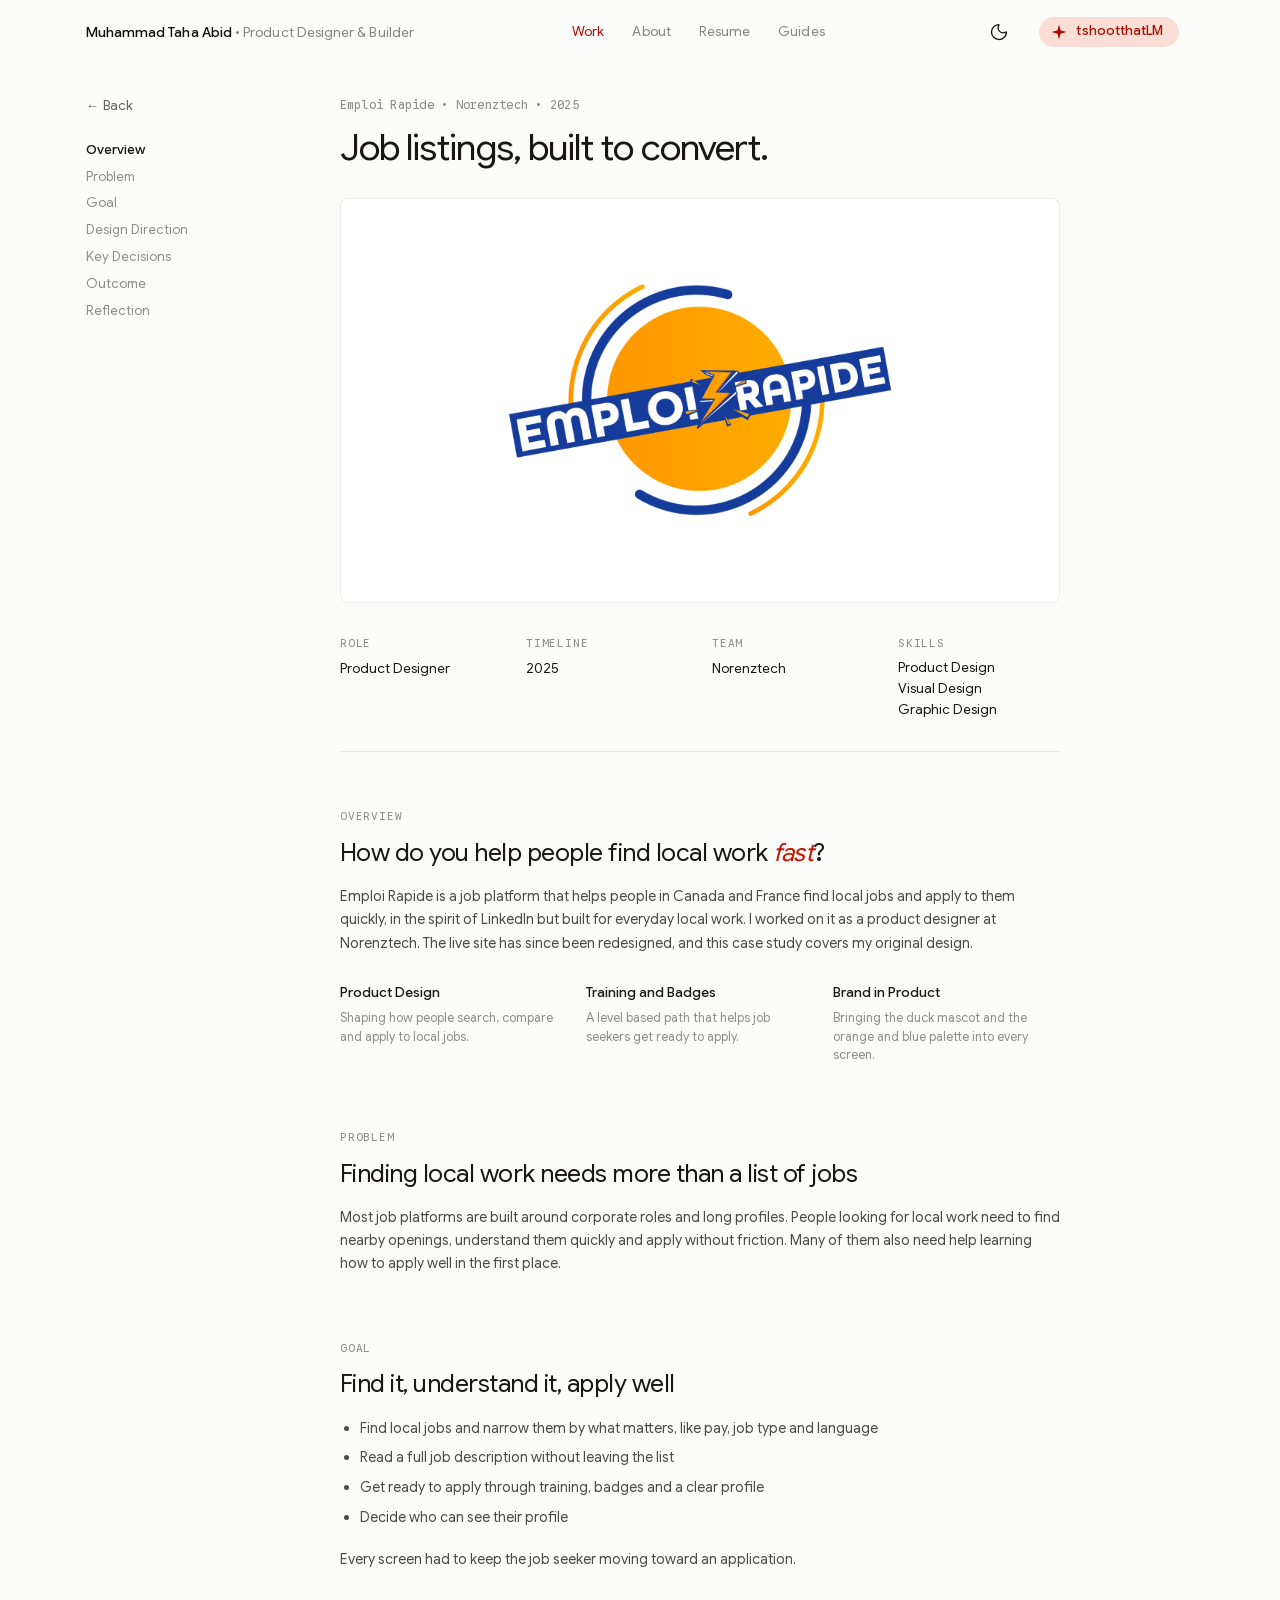
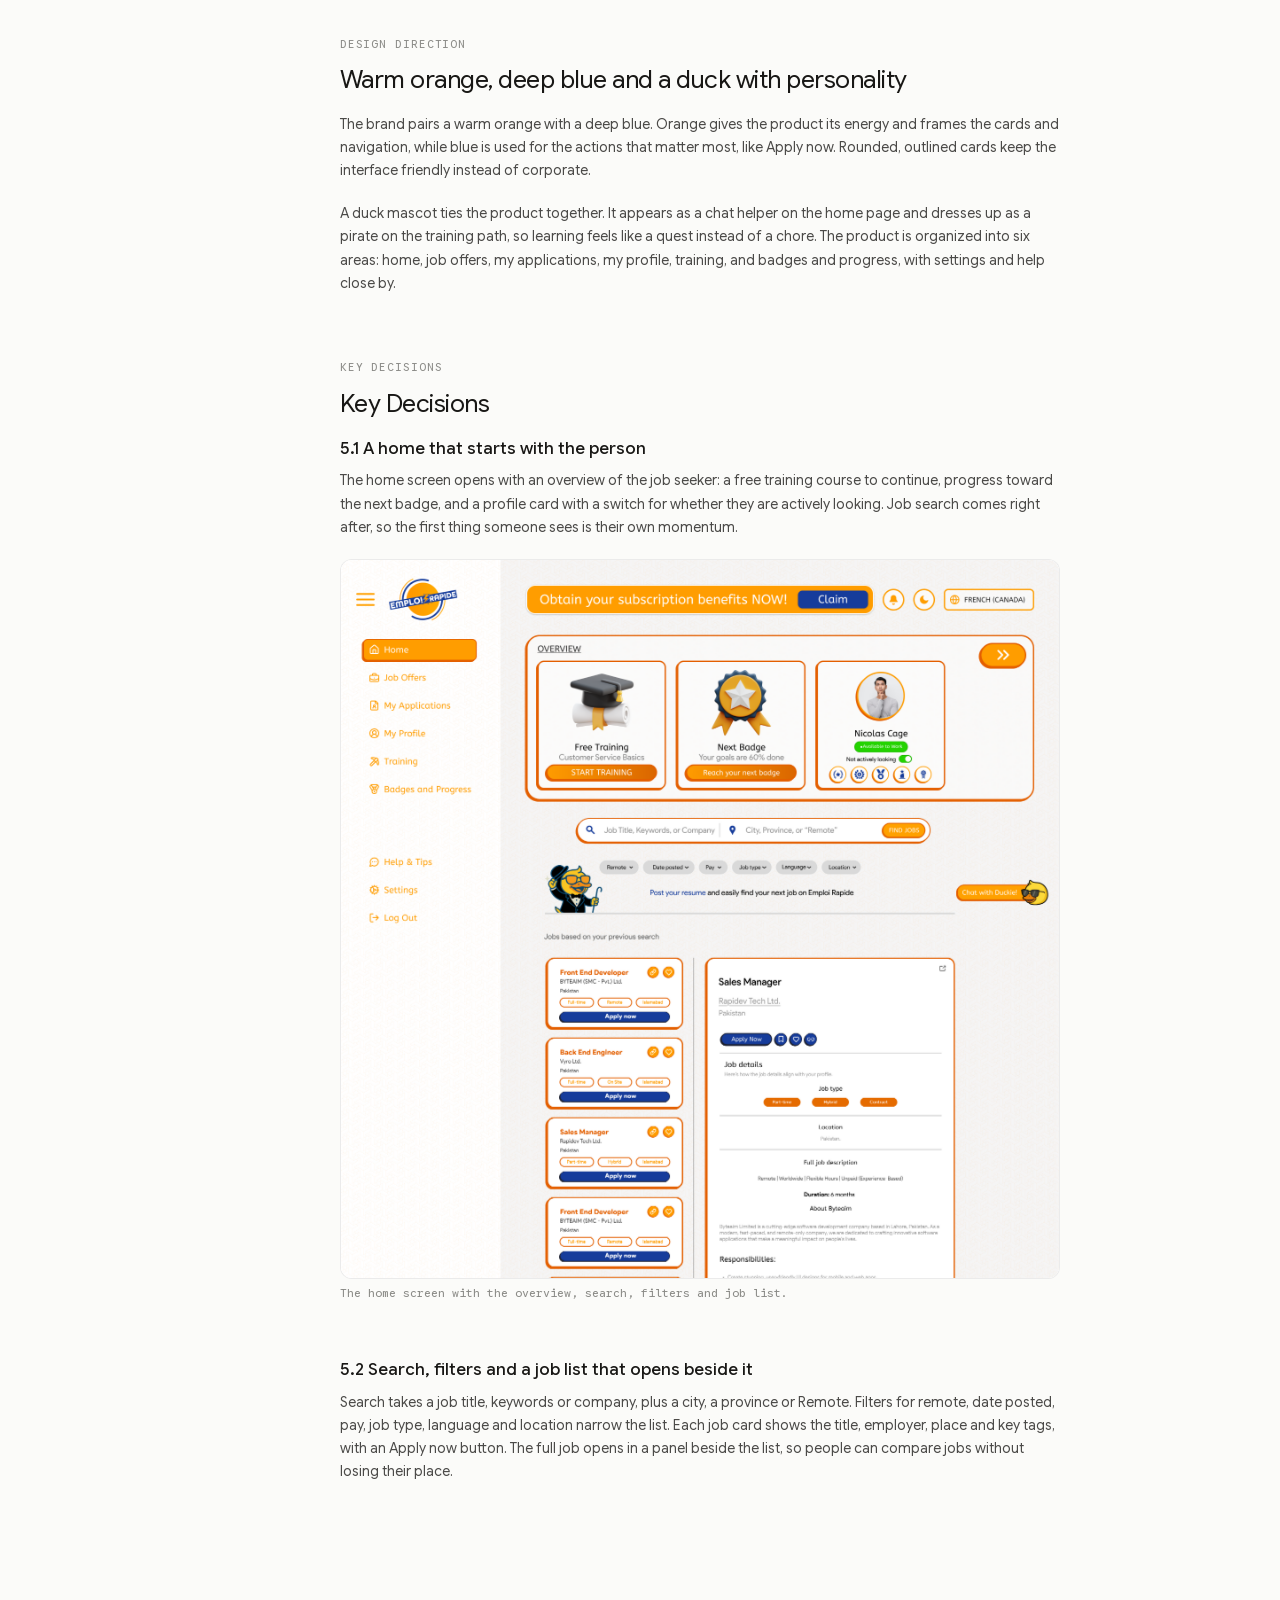
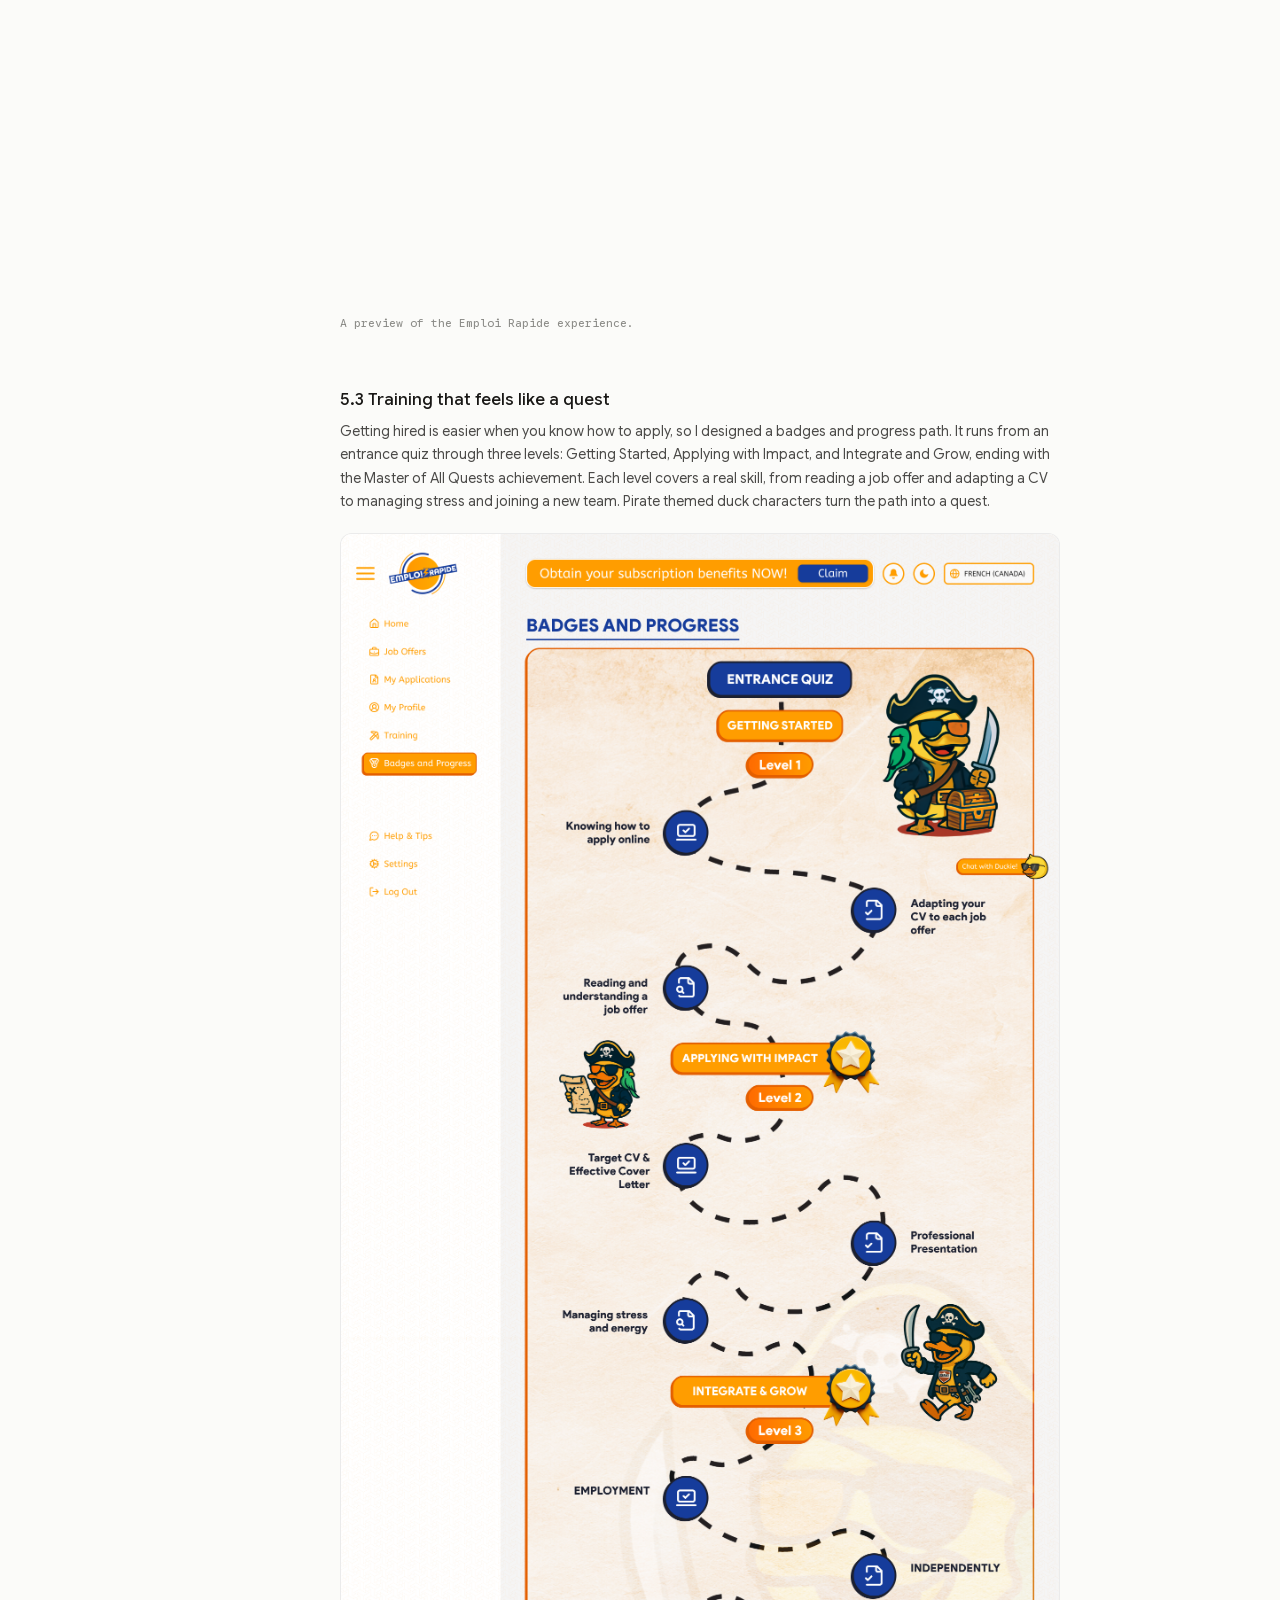
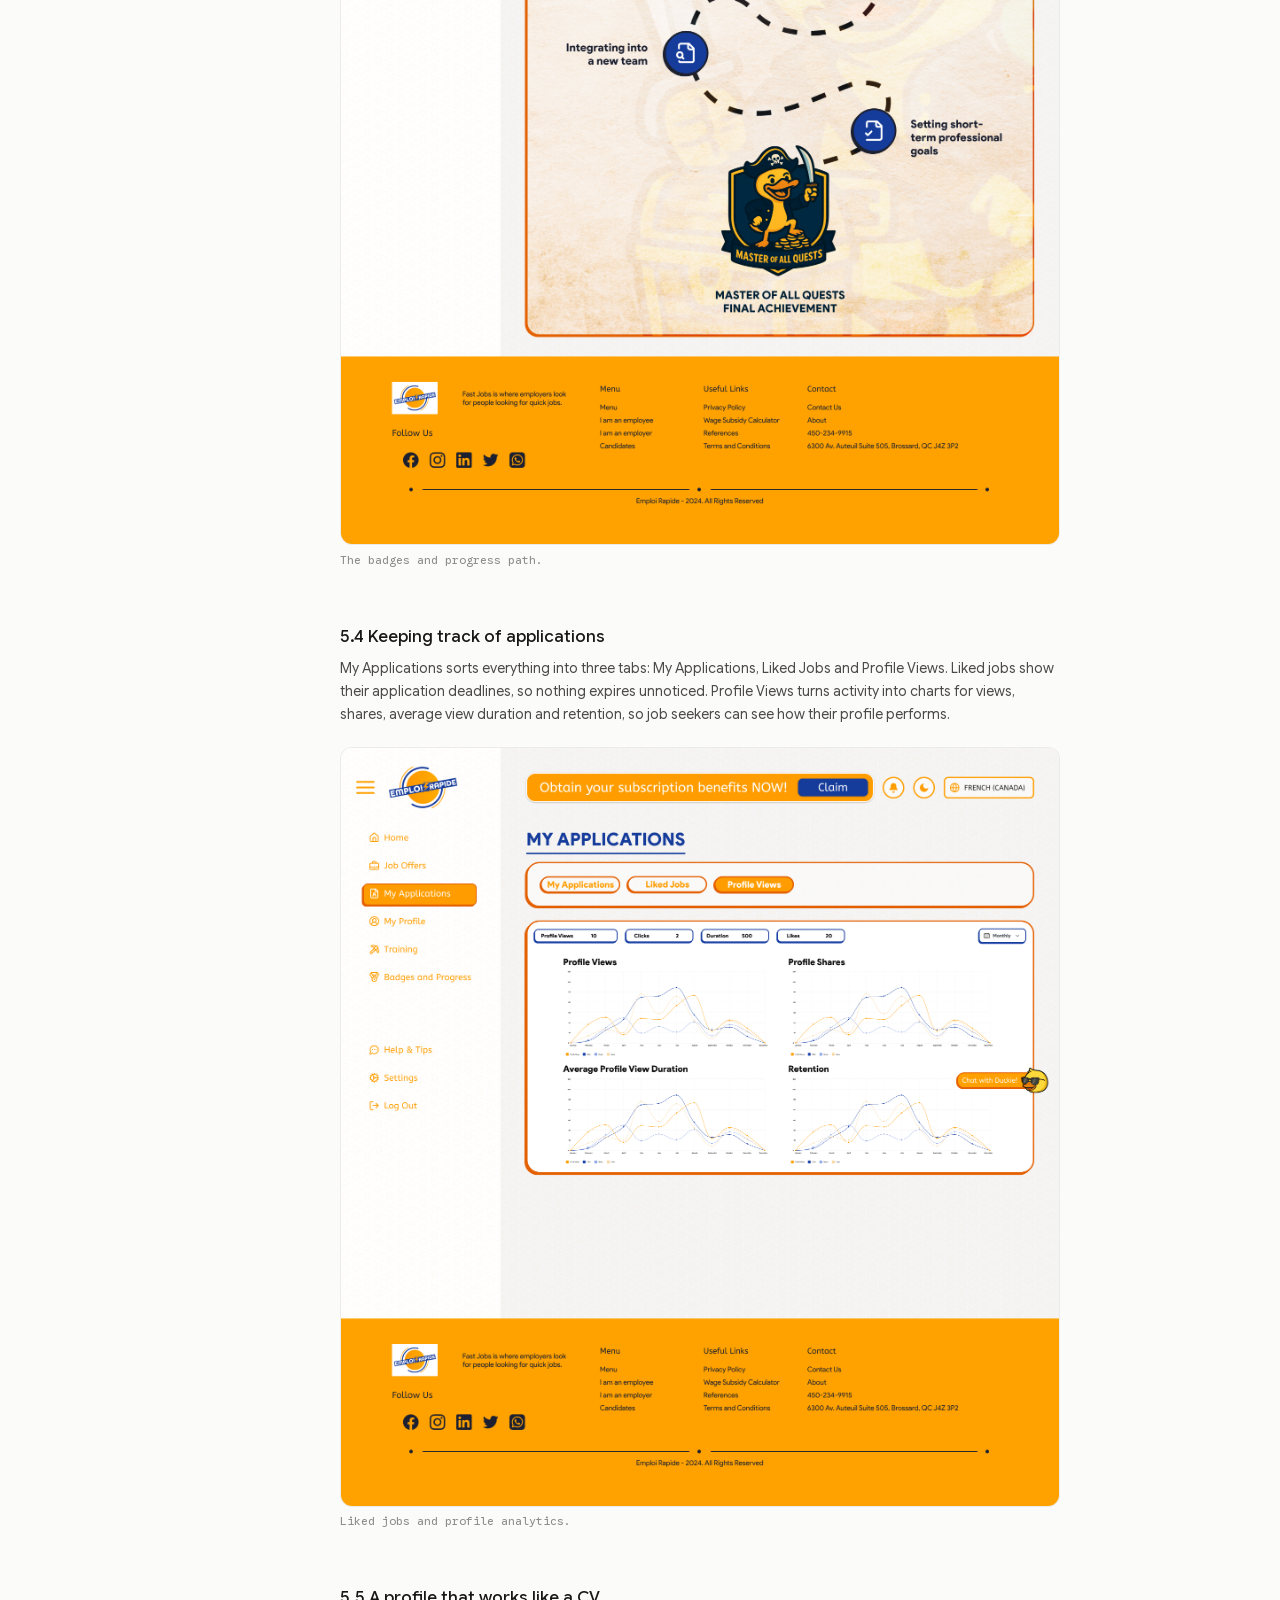
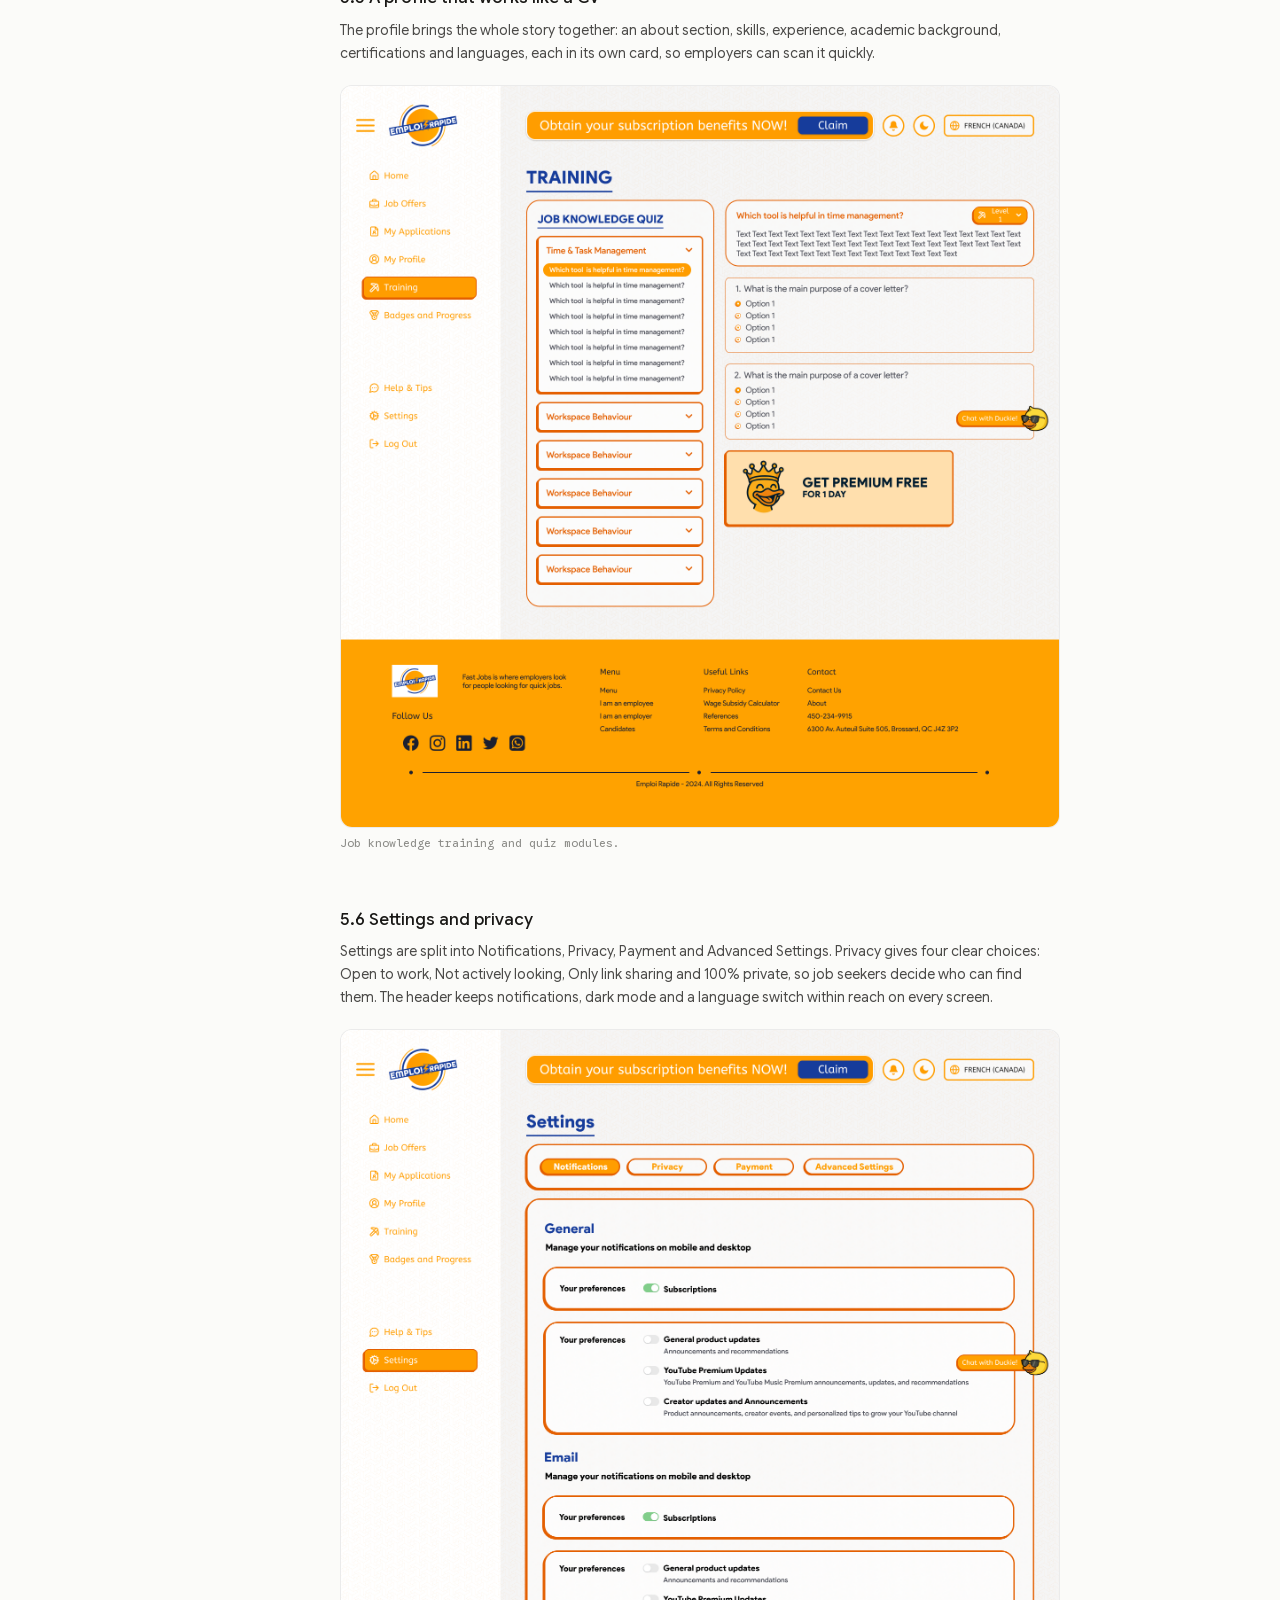
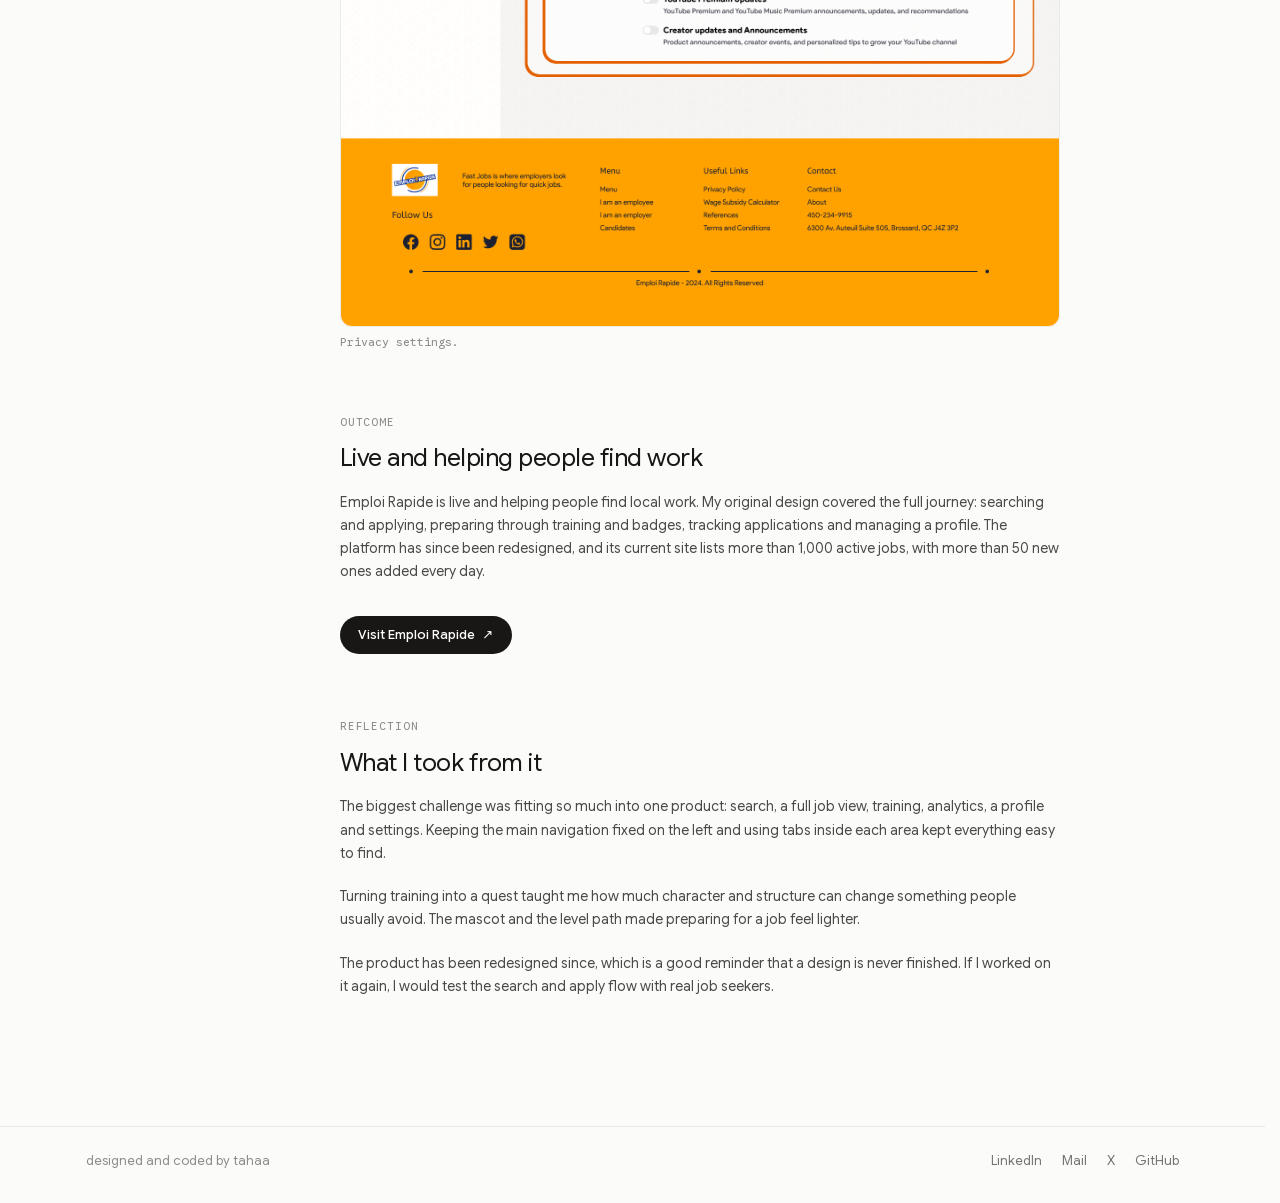
<file: emploi-rapide.html>
<!DOCTYPE html>
<html lang="en" data-theme="tahaa" class="h-full antialiased">

<head>
  <meta charset="utf-8" />
  <meta name="viewport" content="width=device-width, initial-scale=1" />
  <title>Emploi Rapide Case Study · Muhammad Taha Abid</title>
  <meta name="description"
    content="Job listings, built to convert. Product Design case study for Emploi Rapide by Muhammad Taha Abid." />
  <meta name="robots" content="all, follow" />
  <link rel="canonical" href="https://tahaa.com/emploi-rapide" />

  <!-- Icons -->
  <link rel="icon" href="icon.svg" sizes="any" type="image/svg+xml" />
  <link rel="apple-touch-icon" href="apple-icon.png" sizes="180x180" type="image/png" />

  <!-- Fonts & Styles -->
  <link rel="preload" href="media/9bf986576a67e941.p.3s_4z4byg0vu0.woff2" as="font" crossorigin="" type="font/woff2" />
  <link rel="preload" href="media/6babc54cc0db7717.p.21sbfhjunker-.woff2" as="font" crossorigin="" type="font/woff2" />

  <link rel="stylesheet" href="styles/fonts.css" />
  <link rel="stylesheet" href="styles/main.css" />
  <link rel="stylesheet" href="styles/interactions.css" />

  <script>
    try {
      if (localStorage.getItem("tahaa_portfolio_mode") === "dark" || sessionStorage.getItem("mode") === "dark") {
        document.documentElement.dataset.mode = "dark";
      }
    } catch (e) { }
  </script>

  <style>
    /* Global reset & box-sizing */
    *, *::before, *::after {
      box-sizing: border-box;
    }

    html {
      scroll-behavior: smooth;
    }

    body {
      background-color: #fbfbf9;
      color: #181715;
      font-family: var(--s-font-family-body, sans-serif);
      margin: 0;
      padding: 0;
      min-height: 100vh;
      display: flex;
      flex-direction: column;
    }

    /* Dark mode override */
    [data-mode="dark"] body {
      background-color: #121210;
      color: #f7f7f4;
    }

    /* Keep drawers completely unrendered when closed so they can never create horizontal overflow */
    #tahaalm-drawer.invisible,
    #menu-drawer.invisible {
      display: none !important;
    }

    /* Main page container & grid */
    .cs-main {
      flex: 1;
      width: 100%;
      padding-inline: clamp(1.25rem, 6.7vw, 6.7vw);
      padding-block: 2rem 5rem;
    }

    .cs-layout-grid {
      width: 100%;
      max-width: 1440px;
      margin-inline: auto;
      display: grid;
      grid-template-columns: 190px minmax(0, 1fr);
      column-gap: clamp(2rem, 5vw, 4.5rem);
      align-items: start;
    }

    /* Sticky left sidebar */
    .cs-sidebar {
      position: sticky;
      top: 60px;
      align-self: start;
      display: flex;
      flex-direction: column;
      gap: 1.5rem;
    }

    .cs-back-link {
      font-family: var(--s-font-family-body, sans-serif);
      font-size: 0.82rem;
      color: #605f5c;
      text-decoration: none;
      display: inline-flex;
      align-items: center;
      gap: 0.25rem;
      transition: color 0.15s ease;
    }

    .cs-back-link:hover {
      color: #181715;
    }

    [data-mode="dark"] .cs-back-link {
      color: #a8a8a4;
    }

    [data-mode="dark"] .cs-back-link:hover {
      color: #ffffff;
    }

    .cs-sidebar-nav {
      display: flex;
      flex-direction: column;
      gap: 0.45rem;
    }

    .cs-sidebar-link {
      font-family: var(--s-font-family-body, sans-serif);
      font-size: 0.82rem;
      color: #8c8c88;
      text-decoration: none;
      transition: color 0.15s ease;
      line-height: 1.5;
    }

    .cs-sidebar-link:hover {
      color: #181715;
    }

    .cs-sidebar-link-active {
      color: #181715 !important;
      font-weight: 500;
    }

    [data-mode="dark"] .cs-sidebar-link {
      color: #605f5c;
    }

    [data-mode="dark"] .cs-sidebar-link:hover {
      color: #f7f7f4;
    }

    [data-mode="dark"] .cs-sidebar-link-active {
      color: #f7f7f4 !important;
      font-weight: 500;
    }

    /* Main Content Column */
    .cs-content {
      max-width: 720px;
      width: 100%;
      min-width: 0;
    }

    .cs-breadcrumb {
      font-family: var(--s-font-family-code, monospace);
      font-size: 0.76rem;
      color: #8c8c88;
      margin-bottom: 0.75rem;
      letter-spacing: 0.02em;
    }

    [data-mode="dark"] .cs-breadcrumb {
      color: #a8a8a4;
    }

    .cs-title {
      font-family: var(--s-font-family-body, sans-serif);
      font-size: clamp(1.6rem, 3.4vw, 2.3rem);
      font-weight: 400;
      letter-spacing: -0.025em;
      line-height: 1.18;
      margin: 0 0 1.75rem 0;
      color: #181715;
    }

    [data-mode="dark"] .cs-title {
      color: #f7f7f4;
    }

    /* Hero Image */
    .cs-hero-frame {
      width: 100%;
      aspect-ratio: 16 / 9;
      background-color: #ffffff;
      overflow: hidden;
      border-radius: 8px;
      border: 1px solid rgba(0, 0, 0, 0.08);
      margin-bottom: 2rem;
    }

    [data-mode="dark"] .cs-hero-frame {
      background-color: #181715;
      border-color: rgba(255, 255, 255, 0.1);
    }

    .cs-hero-frame img {
      width: 100%;
      height: 100%;
      object-fit: cover;
      display: block;
      border-radius: 8px;
    }

    /* Meta Row (4 columns) */
    .cs-meta-grid {
      display: grid;
      grid-template-columns: repeat(4, 1fr);
      gap: 1.5rem;
      padding-bottom: 2rem;
      border-bottom: 1px solid #e8e8e4;
      margin-bottom: 3.5rem;
    }

    [data-mode="dark"] .cs-meta-grid {
      border-bottom-color: #262622;
    }

    .cs-meta-col {
      display: flex;
      flex-direction: column;
      gap: 0.45rem;
    }

    .cs-meta-tag {
      font-family: var(--s-font-family-code, monospace);
      font-size: 0.7rem;
      letter-spacing: 0.08em;
      color: #8c8c88;
      text-transform: uppercase;
    }

    .cs-meta-val {
      font-family: var(--s-font-family-body, sans-serif);
      font-size: 0.86rem;
      color: #181715;
      font-weight: 400;
      line-height: 1.4;
    }

    [data-mode="dark"] .cs-meta-val {
      color: #f7f7f4;
    }

    .cs-meta-stack {
      display: flex;
      flex-direction: column;
      gap: 0.15rem;
      font-family: var(--s-font-family-body, sans-serif);
      font-size: 0.86rem;
      color: #181715;
      line-height: 1.35;
    }

    [data-mode="dark"] .cs-meta-stack {
      color: #f7f7f4;
    }

    /* Content Sections */
    .cs-case-section {
      margin-bottom: 4rem;
      scroll-margin-top: 5rem;
    }

    .cs-section-label {
      display: block;
      font-family: var(--s-font-family-code, monospace);
      font-size: 0.7rem;
      letter-spacing: 0.08em;
      color: #8c8c88;
      text-transform: uppercase;
      margin-bottom: 0.75rem;
    }

    .cs-section-heading {
      font-family: var(--s-font-family-body, sans-serif);
      font-size: clamp(1.25rem, 2.2vw, 1.55rem);
      font-weight: 400;
      letter-spacing: -0.02em;
      line-height: 1.3;
      margin: 0 0 1rem 0;
      color: #181715;
    }

    [data-mode="dark"] .cs-section-heading {
      color: #f7f7f4;
    }

    .cs-section-heading em {
      font-style: italic;
      color: #c31800;
    }

    [data-mode="dark"] .cs-section-heading em {
      color: #ff7559;
    }

    .cs-body-text {
      font-family: var(--s-font-family-body, sans-serif);
      font-size: 0.88rem;
      line-height: 1.65;
      color: #4b4a48;
      margin: 0 0 1.25rem 0;
    }

    [data-mode="dark"] .cs-body-text {
      color: #b8b7b4;
    }

    /* Three columns in Overview */
    .cs-pillars-grid {
      display: grid;
      grid-template-columns: repeat(3, 1fr);
      gap: 1.25rem;
      margin-top: 1.75rem;
      margin-bottom: 1rem;
    }

    .cs-pillar {
      display: flex;
      flex-direction: column;
      gap: 0.35rem;
    }

    .cs-pillar-title {
      font-family: var(--s-font-family-body, sans-serif);
      font-size: 0.85rem;
      font-weight: 500;
      color: #181715;
      margin: 0;
    }

    [data-mode="dark"] .cs-pillar-title {
      color: #f7f7f4;
    }

    .cs-pillar-body {
      font-family: var(--s-font-family-body, sans-serif);
      font-size: 0.78rem;
      line-height: 1.5;
      color: #8c8c88;
      margin: 0;
    }

    [data-mode="dark"] .cs-pillar-body {
      color: #a8a8a4;
    }

    /* Bullet List in Goal */
    .cs-bullet-list {
      list-style: disc;
      padding-left: 1.25rem;
      margin: 0 0 1.25rem 0;
      display: flex;
      flex-direction: column;
      gap: 0.45rem;
    }

    .cs-bullet-list li {
      font-family: var(--s-font-family-body, sans-serif);
      font-size: 0.88rem;
      line-height: 1.6;
      color: #4b4a48;
    }

    [data-mode="dark"] .cs-bullet-list li {
      color: #b8b7b4;
    }

    /* Key Decisions Blocks */
    .cs-decision-block {
      margin-bottom: 3.5rem;
    }

    .cs-decision-heading {
      font-family: var(--s-font-family-body, sans-serif);
      font-size: 1.05rem;
      font-weight: 500;
      color: #181715;
      margin: 0 0 0.5rem 0;
    }

    [data-mode="dark"] .cs-decision-heading {
      color: #f7f7f4;
    }

    /* Screen Image Frame */
    .cs-screen-frame {
      width: 100%;
      border-radius: 12px;
      overflow: hidden;
      border: 1px solid rgba(0, 0, 0, 0.08);
      background-color: #ffffff;
      margin-top: 1.25rem;
      margin-bottom: 0.35rem;
    }

    [data-mode="dark"] .cs-screen-frame {
      border-color: rgba(255, 255, 255, 0.1);
      background-color: #181715;
    }

    .cs-screen-img {
      width: 100%;
      height: auto;
      display: block;
    }

    /* Scrollable tall container for home.png */
    .cs-screen-scroll-container {
      width: 100%;
      max-height: 720px;
      overflow-y: auto;
      overflow-x: hidden;
      border-radius: 12px;
      border: 1px solid rgba(0, 0, 0, 0.08);
      background-color: #ffffff;
      margin-top: 1.25rem;
      margin-bottom: 0.35rem;
      scrollbar-width: thin;
      -webkit-overflow-scrolling: touch;
    }

    [data-mode="dark"] .cs-screen-scroll-container {
      border-color: rgba(255, 255, 255, 0.1);
      background-color: #181715;
    }

    .cs-screen-scroll-container .cs-screen-img {
      width: 100%;
      height: auto;
      display: block;
    }

    .cs-screen-caption {
      font-family: var(--s-font-family-code, monospace);
      font-size: 0.72rem;
      color: #8c8c88;
      line-height: 1.4;
      margin-top: 0.4rem;
      margin-bottom: 1.5rem;
    }

    /* Video Frame for 5.2 */
    .cs-video-frame {
      width: 100%;
      aspect-ratio: 16 / 9;
      overflow: hidden;
      border: none;
      background-color: transparent;
      margin-top: 1.25rem;
      margin-bottom: 0.35rem;
    }

    [data-mode="dark"] .cs-video-frame {
      border: none;
    }

    .cs-video-frame video {
      width: 100%;
      height: 100%;
      object-fit: cover;
      display: block;
      border: none;
      outline: none;
    }

    /* Action button for outcome */
    .cs-action-btn {
      display: inline-flex;
      align-items: center;
      gap: 0.45rem;
      background-color: #181715;
      color: #ffffff;
      font-family: var(--s-font-family-body, sans-serif);
      font-size: 0.82rem;
      font-weight: 500;
      padding: 0.6rem 1.15rem;
      border-radius: 9999px;
      text-decoration: none;
      transition: background-color 0.15s ease, transform 0.15s ease;
      margin-top: 0.75rem;
    }

    .cs-action-btn:hover {
      background-color: #000000;
      transform: translateY(-1px);
    }

    [data-mode="dark"] .cs-action-btn {
      background-color: #f7f7f4;
      color: #181715;
    }

    [data-mode="dark"] .cs-action-btn:hover {
      background-color: #ffffff;
    }

    /* Footer */
    .cs-footer {
      width: 100%;
      max-width: 1440px;
      margin-inline: auto;
      padding-inline: clamp(1.25rem, 6.7vw, 6.7vw);
      padding-block: 2rem 3rem;
      border-top: 1px solid #e8e8e4;
      margin-top: auto;
    }

    [data-mode="dark"] .cs-footer {
      border-top-color: #262622;
    }

    .cs-footer-inner {
      display: flex;
      align-items: center;
      justify-content: space-between;
      width: 100%;
    }

    .cs-footer-credit {
      font-family: var(--s-font-family-body, sans-serif);
      font-size: 0.82rem;
      color: #8c8c88;
      margin: 0;
    }

    .cs-footer-links {
      display: flex;
      align-items: center;
      gap: 1.25rem;
    }

    .cs-footer-link {
      font-size: 0.82rem;
      color: #737370;
      text-decoration: none;
      transition: color 0.15s ease;
    }

    .cs-footer-link:hover {
      color: #181715;
    }

    [data-mode="dark"] .cs-footer-link:hover {
      color: #ffffff;
    }

    /* Responsive Specifications */
    @media (max-width: 1024px) {
      .cs-layout-grid {
        grid-template-columns: minmax(0, 1fr);
      }
      .cs-sidebar {
        display: none;
      }
      .cs-content {
        max-width: 100%;
        min-width: 0;
      }
    }

    @media (max-width: 768px) {
      .cs-title {
        font-size: clamp(1.4rem, 4.5vw, 2rem);
      }
      .cs-meta-grid {
        grid-template-columns: repeat(2, 1fr);
        gap: 1.25rem;
      }
      .cs-pillars-grid {
        grid-template-columns: 1fr;
        gap: 1.25rem;
      }
    }

    @media (max-width: 640px) {
      .cs-main,
      .cs-footer {
        padding-inline: 1rem;
      }
      .cs-title {
        font-size: clamp(1.2rem, 5.5vw, 1.35rem);
        line-height: 1.25;
        overflow-wrap: break-word;
      }
      .cs-section-heading {
        font-size: 1.15rem;
      }
      .cs-meta-grid {
        grid-template-columns: 1fr;
        gap: 1rem;
      }
      .cs-footer-inner {
        flex-direction: column;
        align-items: flex-start;
        gap: 0.75rem;
      }
    }
  </style>
</head>

<body class="min-h-full">
  <div class="flex min-h-full flex-col">
  <!-- Header -->
  <header class="px-5 md:px-8">
    <div class="mx-auto flex h-20 w-full max-w-[1376px] items-center justify-between">
      <a class="flex items-center gap-2" aria-label="Home" href="index.html">
        <span class="text-body-md">
          <span class="text-content-primary font-medium">Muhammad Taha Abid</span>
          <span class="hidden text-content-tertiary desktop:inline"> • Product Designer &amp; Builder</span>
        </span>
      </a>

      <!-- Desktop Nav -->
      <nav aria-label="Main" class="hidden items-center gap-5 md:flex">
        <a class="inline-flex shrink-0 cursor-pointer items-center justify-center whitespace-nowrap transition-colors duration-(--s-motion-duration-fast) ease-standard disabled:cursor-not-allowed motion-reduce:transition-none text-(--s-color-content-brand) hover:text-(--s-color-content-brand-hover) active:text-(--s-color-border-brand-active) disabled:text-(--s-color-border-brand-disabled) text-body-md rounded-8 p-0"
          aria-current="page" href="index.html">
          <span class="px-1">Work</span>
        </a>

        <a class="inline-flex shrink-0 cursor-pointer items-center justify-center whitespace-nowrap transition-colors duration-(--s-motion-duration-fast) ease-standard disabled:cursor-not-allowed motion-reduce:transition-none text-(--s-color-content-tertiary) hover:text-(--s-color-content-secondary) active:text-(--s-color-content-primary) disabled:text-(--s-color-content-tertiary-disabled) text-body-md rounded-8 p-0"
          href="about.html">
          <span class="px-1">About</span>
        </a>
        <a class="inline-flex shrink-0 cursor-pointer items-center justify-center whitespace-nowrap transition-colors duration-(--s-motion-duration-fast) ease-standard disabled:cursor-not-allowed motion-reduce:transition-none text-(--s-color-content-tertiary) hover:text-(--s-color-content-secondary) active:text-(--s-color-content-primary) disabled:text-(--s-color-content-tertiary-disabled) text-body-md rounded-8 p-0"
          target="_blank" rel="noopener" href="https://taha-resume.vercel.app/">
          <span class="px-1">Resume</span>
        </a>
        <a class="inline-flex shrink-0 cursor-pointer items-center justify-center whitespace-nowrap transition-colors duration-(--s-motion-duration-fast) ease-standard disabled:cursor-not-allowed motion-reduce:transition-none text-(--s-color-content-tertiary) hover:text-(--s-color-content-secondary) active:text-(--s-color-content-primary) disabled:text-(--s-color-content-tertiary-disabled) text-body-md rounded-8 p-0"
          href="guides.html">
          <span class="px-1">Guides</span>
        </a>
      </nav>

      <!-- Header Actions -->
      <div class="relative z-50 flex items-center gap-3 md:gap-6">
        <button type="button"
          class="theme-toggle-btn inline-flex shrink-0 cursor-pointer items-center justify-center whitespace-nowrap transition-colors duration-(--s-motion-duration-fast) ease-standard disabled:cursor-not-allowed motion-reduce:transition-none text-(--s-color-content-primary) hover:bg-(--s-color-fill-primary-variant-hover) active:bg-(--s-color-fill-primary-variant-active) disabled:text-(--s-color-content-primary-disabled) disabled:bg-transparent text-body-sm rounded-7 size-9"
          aria-label="Switch to dark mode">
          <span aria-hidden="true" data-slot="icon" class="inline-block shrink-0 bg-current size-6"
            style="mask-image:url(icons/moon.svg);-webkit-mask-image:url(icons/moon.svg);mask-size:contain;-webkit-mask-size:contain;mask-repeat:no-repeat;-webkit-mask-repeat:no-repeat;mask-position:center;-webkit-mask-position:center"></span>
        </button>

        <button id="tahaalm-trigger-btn" type="button"
          class="inline-flex shrink-0 cursor-pointer items-center justify-center whitespace-nowrap transition-colors duration-(--s-motion-duration-fast) ease-standard disabled:cursor-not-allowed motion-reduce:transition-none bg-(--s-color-fill-brand-secondary) text-(--s-color-content-brand) hover:bg-(--s-color-fill-brand-secondary-hover) active:bg-(--s-color-fill-brand-secondary-active) text-body-md rounded-8 px-3 py-2">
          <span aria-hidden="true" data-slot="icon" class="inline-block shrink-0 bg-current size-6"
            style="mask-image:url(icons/sparkle.svg);-webkit-mask-image:url(icons/sparkle.svg);mask-size:contain;-webkit-mask-size:contain;mask-repeat:no-repeat;-webkit-mask-repeat:no-repeat;mask-position:center;-webkit-mask-position:center"></span>
          <span class="px-1 font-medium">tshootthatLM</span>
        </button>

        <button id="menu-toggle-btn" type="button"
          class="inline-flex shrink-0 cursor-pointer items-center justify-center whitespace-nowrap transition-colors duration-(--s-motion-duration-fast) ease-standard disabled:cursor-not-allowed motion-reduce:transition-none text-(--s-color-content-primary) hover:bg-(--s-color-fill-primary-variant-hover) active:bg-(--s-color-fill-primary-variant-active) text-body-sm rounded-7 size-9 md:hidden"
          aria-label="Open menu" aria-expanded="false">
          <span aria-hidden="true" data-slot="icon" class="inline-block shrink-0 bg-current size-6"
            style="mask-image:url(icons/panel-open.svg);-webkit-mask-image:url(icons/panel-open.svg);mask-size:contain;-webkit-mask-size:contain;mask-repeat:no-repeat;-webkit-mask-repeat:no-repeat;mask-position:center;-webkit-mask-position:center"></span>
        </button>
      </div>
    </div>

    <!-- Mobile Menu Backdrop -->
    <div id="menu-backdrop" aria-hidden="true"
      class="fixed inset-0 z-30 bg-content-primary/30 transition-opacity duration-(--s-motion-duration-slow) ease-standard motion-reduce:transition-none pointer-events-none opacity-0">
    </div>

    <!-- Mobile Menu Drawer -->
    <div id="menu-drawer" role="dialog" aria-modal="true" aria-label="Menu" inert=""
      class="fixed inset-y-0 right-0 z-40 flex w-[360px] max-w-[calc(100%-15px)] flex-col bg-fill-secondary-variant will-change-transform transition-[translate,visibility] duration-(--s-motion-duration-slow) ease-standard motion-reduce:transition-none invisible translate-x-full">
      <div class="flex h-20 items-center px-5">
        <button id="menu-close-btn" type="button"
          class="inline-flex shrink-0 cursor-pointer items-center justify-center whitespace-nowrap transition-colors duration-(--s-motion-duration-fast) ease-standard disabled:cursor-not-allowed motion-reduce:transition-none text-(--s-color-content-primary) hover:bg-(--s-color-fill-primary-variant-hover) active:bg-(--s-color-fill-primary-variant-active) text-body-sm rounded-7 size-9"
          aria-label="Close menu">
          <span aria-hidden="true" data-slot="icon" class="inline-block shrink-0 bg-current size-6"
            style="mask-image:url(icons/panel-open.svg);-webkit-mask-image:url(icons/panel-open.svg);mask-size:contain;-webkit-mask-size:contain;mask-repeat:no-repeat;-webkit-mask-repeat:no-repeat;mask-position:center;-webkit-mask-position:center"></span>
        </button>
      </div>
      <nav aria-label="Menu" class="flex flex-1 flex-col items-end justify-end gap-3 p-8">
        <a class="flex items-center text-heading-lg font-medium text-content-secondary transition-colors hover:text-content-primary motion-reduce:transition-none"
          href="index.html">Work</a>
        <a class="flex items-center text-heading-lg font-medium text-content-secondary transition-colors hover:text-content-primary motion-reduce:transition-none"
          href="about.html">About</a>
        <a target="_blank" rel="noopener"
          class="flex items-center text-heading-lg font-medium text-content-secondary transition-colors hover:text-content-primary motion-reduce:transition-none"
          href="https://taha-resume.vercel.app/">
          Resume
          <span aria-hidden="true" data-slot="icon" class="inline-block shrink-0 bg-current size-8"
            style="mask-image:url(icons/arrow-up-right.svg);-webkit-mask-image:url(icons/arrow-up-right.svg);mask-size:contain;-webkit-mask-size:contain;mask-repeat:no-repeat;-webkit-mask-repeat:no-repeat;mask-position:center;-webkit-mask-position:center"></span>
        </a>
        <a class="flex items-center text-heading-lg font-medium text-content-secondary transition-colors hover:text-content-primary motion-reduce:transition-none"
          href="guides.html">Guides</a>
      </nav>
      <div class="p-5">
        <ul class="flex items-center justify-between p-5">
          <li><a href="https://www.linkedin.com/in/tshootthat/" target="_blank" rel="noopener" aria-label="LinkedIn"
              class="text-content-primary transition-opacity hover:opacity-70 motion-reduce:transition-none"><span
                aria-hidden="true" data-slot="icon" class="inline-block shrink-0 bg-current size-6"
                style="mask-image:url(icons/linkedin.svg);-webkit-mask-image:url(icons/linkedin.svg);mask-size:contain;-webkit-mask-size:contain;mask-repeat:no-repeat;-webkit-mask-repeat:no-repeat;mask-position:center;-webkit-mask-position:center"></span></a>
          </li>
          <li><a href="mailto:Tah.bhati302@gmail.com" aria-label="Mail"
              class="text-content-primary transition-opacity hover:opacity-70 motion-reduce:transition-none"><span
                aria-hidden="true" data-slot="icon" class="inline-block shrink-0 bg-current size-6"
                style="mask-image:url(icons/mail.svg);-webkit-mask-image:url(icons/mail.svg);mask-size:contain;-webkit-mask-size:contain;mask-repeat:no-repeat;-webkit-mask-repeat:no-repeat;mask-position:center;-webkit-mask-position:center"></span></a>
          </li>
          <li><a href="https://x.com" target="_blank" rel="noopener" aria-label="X"
              class="text-content-primary transition-opacity hover:opacity-70 motion-reduce:transition-none"><span
                aria-hidden="true" data-slot="icon" class="inline-block shrink-0 bg-current size-6"
                style="mask-image:url(icons/twitter.svg);-webkit-mask-image:url(icons/twitter.svg);mask-size:contain;-webkit-mask-size:contain;mask-repeat:no-repeat;-webkit-mask-repeat:no-repeat;mask-position:center;-webkit-mask-position:center"></span></a>
          </li>
          <li><a href="https://github.com/tahabhatti10" target="_blank" rel="noopener" aria-label="GitHub"
              class="text-content-primary transition-opacity hover:opacity-70 motion-reduce:transition-none"><span
                aria-hidden="true" data-slot="icon" class="inline-block shrink-0 bg-current size-6"
                style="mask-image:url(icons/github.svg);-webkit-mask-image:url(icons/github.svg);mask-size:contain;-webkit-mask-size:contain;mask-repeat:no-repeat;-webkit-mask-repeat:no-repeat;mask-position:center;-webkit-mask-position:center"></span></a>
          </li>
        </ul>
      </div>
    </div>

    <!-- tshootthatLM Chat Backdrop -->
    <div id="tahaalm-backdrop" aria-hidden="true"
      class="fixed inset-0 z-[55] bg-content-primary/30 transition-opacity duration-(--s-motion-duration-slow) ease-standard motion-reduce:transition-none pointer-events-none opacity-0">
    </div>

    <!-- tshootthatLM Chat Drawer -->
    <div id="tahaalm-drawer" role="dialog" aria-modal="true" aria-label="tshootthatLM chat" inert=""
      class="fixed inset-y-0 right-0 z-[60] flex w-full flex-col bg-fill-primary-variant [background-image:linear-gradient(var(--s-color-fill-primary-disabled),var(--s-color-fill-primary-disabled))] will-change-transform transition-[translate,visibility] duration-(--s-motion-duration-slow) ease-standard motion-reduce:transition-none md:w-[600px] invisible translate-x-full">
      <!-- tshootthatLM Drawer Header -->
      <header class="flex shrink-0 items-center justify-between bg-fill-primary-variant p-5">
        <span class="flex pr-11">
          <button type="button"
            class="theme-toggle-btn inline-flex shrink-0 cursor-pointer items-center justify-center whitespace-nowrap transition-colors duration-(--s-motion-duration-fast) ease-standard disabled:cursor-not-allowed motion-reduce:transition-none text-(--s-color-content-primary) hover:bg-(--s-color-fill-primary-variant-hover) active:bg-(--s-color-fill-primary-variant-active) text-body-sm rounded-7 size-9"
            aria-label="Switch to dark mode">
            <span aria-hidden="true" data-slot="icon" class="inline-block shrink-0 bg-current size-6"
              style="mask-image:url(icons/moon.svg);-webkit-mask-image:url(icons/moon.svg);mask-size:contain;-webkit-mask-size:contain;mask-repeat:no-repeat;-webkit-mask-repeat:no-repeat;mask-position:center;-webkit-mask-position:center"></span>
          </button>
        </span>
        <span class="flex items-center gap-1.5 text-body-md text-content-primary">
          <span aria-hidden="true" data-slot="icon"
            class="inline-block shrink-0 bg-current size-6 text-(--s-color-fill-brand)"
            style="mask-image:url(icons/sparkle.svg);-webkit-mask-image:url(icons/sparkle.svg);mask-size:contain;-webkit-mask-size:contain;mask-repeat:no-repeat;-webkit-mask-repeat:no-repeat;mask-position:center;-webkit-mask-position:center"></span>
          tshootthatLM
          <span class="group relative flex items-center">
            <button type="button" aria-label="About tshootthatLM" aria-describedby="tahaalm-disclaimer"
              aria-expanded="false"
              class="flex cursor-help items-center text-content-tertiary transition-colors duration-(--s-motion-duration-fast) ease-standard hover:text-content-primary motion-reduce:transition-none">
              <span aria-hidden="true" data-slot="icon" class="inline-block shrink-0 bg-current size-3"
                style="mask-image:url(icons/info-12.svg);-webkit-mask-image:url(icons/info-12.svg);mask-size:contain;-webkit-mask-size:contain;mask-repeat:no-repeat;-webkit-mask-repeat:no-repeat;mask-position:center;-webkit-mask-position:center"></span>
            </button>
            <span id="tahaalm-disclaimer" role="tooltip"
              class="pointer-events-none absolute top-full left-1/2 z-10 mt-2 w-64 -translate-x-1/2 rounded-8 border border-(--s-color-border-primary) bg-surface-elevated p-3 text-left text-body-sm text-content-secondary transition-opacity duration-(--s-motion-duration-fast) ease-standard motion-reduce:transition-none opacity-0 group-focus-within:opacity-100 group-hover:opacity-100">
              tshootthatLM is an AI chatbot, so it can get things wrong. Double-check anything important.
            </span>
          </span>
        </span>
        <span class="flex items-center gap-2">
          <button id="tahaalm-reset-btn" type="button"
            class="inline-flex shrink-0 cursor-pointer items-center justify-center whitespace-nowrap transition-colors duration-(--s-motion-duration-fast) ease-standard disabled:cursor-not-allowed motion-reduce:transition-none text-(--s-color-content-primary) hover:bg-(--s-color-fill-primary-variant-hover) active:bg-(--s-color-fill-primary-variant-active) disabled:text-(--s-color-content-primary-disabled) disabled:bg-transparent text-body-sm rounded-7 size-9"
            aria-label="Start a new chat" disabled="">
            <span aria-hidden="true" data-slot="icon" class="inline-block shrink-0 bg-current size-6"
              style="mask-image:url(icons/refresh-cw.svg);-webkit-mask-image:url(icons/refresh-cw.svg);mask-size:contain;-webkit-mask-size:contain;mask-repeat:no-repeat;-webkit-mask-repeat:no-repeat;mask-position:center;-webkit-mask-position:center"></span>
          </button>
          <button id="tahaalm-close-btn" type="button"
            class="inline-flex shrink-0 cursor-pointer items-center justify-center whitespace-nowrap transition-colors duration-(--s-motion-duration-fast) ease-standard disabled:cursor-not-allowed motion-reduce:transition-none text-(--s-color-content-primary) hover:bg-(--s-color-fill-primary-variant-hover) active:bg-(--s-color-fill-primary-variant-active) text-body-sm rounded-7 size-9"
            aria-label="Close tshootthatLM">
            <span aria-hidden="true" data-slot="icon" class="inline-block shrink-0 bg-current size-6"
              style="mask-image:url(icons/close.svg);-webkit-mask-image:url(icons/close.svg);mask-size:contain;-webkit-mask-size:contain;mask-repeat:no-repeat;-webkit-mask-repeat:no-repeat;mask-position:center;-webkit-mask-position:center"></span>
          </button>
        </span>
      </header>

      <!-- Intro Screen -->
      <div id="tahaalm-intro" class="flex flex-1 flex-col items-center justify-center gap-3 px-12 py-5 text-center">
        <p class="text-body-xl text-content-secondary">Ask me anything about myself and my journey</p>
      </div>

      <!-- Question Suggestions -->
      <div id="tahaalm-suggestions" class="flex w-full flex-col items-start px-3">
        <button type="button"
          class="inline-flex shrink-0 cursor-pointer items-center justify-center whitespace-nowrap transition-colors duration-(--s-motion-duration-fast) ease-standard text-body-lg rounded-9 px-3 py-2 text-content-tertiary hover:text-content-secondary hover:bg-(--s-color-fill-primary-variant-hover)">
          <span aria-hidden="true" data-slot="icon" class="inline-block shrink-0 bg-current size-5"
            style="mask-image:url(icons/arrow-up-right.svg);-webkit-mask-image:url(icons/arrow-up-right.svg);mask-size:contain;-webkit-mask-size:contain;mask-repeat:no-repeat;-webkit-mask-repeat:no-repeat;mask-position:center;-webkit-mask-position:center"></span>
          <span class="px-1">What are you working on now?</span>
        </button>
        <button type="button"
          class="inline-flex shrink-0 cursor-pointer items-center justify-center whitespace-nowrap transition-colors duration-(--s-motion-duration-fast) ease-standard text-body-lg rounded-9 px-3 py-2 text-content-tertiary hover:text-content-secondary hover:bg-(--s-color-fill-primary-variant-hover)">
          <span aria-hidden="true" data-slot="icon" class="inline-block shrink-0 bg-current size-5"
            style="mask-image:url(icons/arrow-up-right.svg);-webkit-mask-image:url(icons/arrow-up-right.svg);mask-size:contain;-webkit-mask-size:contain;mask-repeat:no-repeat;-webkit-mask-repeat:no-repeat;mask-position:center;-webkit-mask-position:center"></span>
          <span class="px-1">Show me your best work</span>
        </button>
        <button type="button"
          class="inline-flex shrink-0 cursor-pointer items-center justify-center whitespace-nowrap transition-colors duration-(--s-motion-duration-fast) ease-standard text-body-lg rounded-9 px-3 py-2 text-content-tertiary hover:text-content-secondary hover:bg-(--s-color-fill-primary-variant-hover)">
          <span aria-hidden="true" data-slot="icon" class="inline-block shrink-0 bg-current size-5"
            style="mask-image:url(icons/arrow-up-right.svg);-webkit-mask-image:url(icons/arrow-up-right.svg);mask-size:contain;-webkit-mask-size:contain;mask-repeat:no-repeat;-webkit-mask-repeat:no-repeat;mask-position:center;-webkit-mask-position:center"></span>
          <span class="px-1">What's your design process</span>
        </button>
        <button type="button"
          class="inline-flex shrink-0 cursor-pointer items-center justify-center whitespace-nowrap transition-colors duration-(--s-motion-duration-fast) ease-standard text-body-lg rounded-9 px-3 py-2 text-content-tertiary hover:text-content-secondary hover:bg-(--s-color-fill-primary-variant-hover)">
          <span aria-hidden="true" data-slot="icon" class="inline-block shrink-0 bg-current size-5"
            style="mask-image:url(icons/arrow-up-right.svg);-webkit-mask-image:url(icons/arrow-up-right.svg);mask-size:contain;-webkit-mask-size:contain;mask-repeat:no-repeat;-webkit-mask-repeat:no-repeat;mask-position:center;-webkit-mask-position:center"></span>
          <span class="px-1">How do you use AI in design</span>
        </button>
      </div>

      <!-- Live Chat Messages Container -->
      <div id="tahaalm-messages" class="chat-messages-container custom-scroll hidden"></div>

      <!-- Chat Input Form -->
      <div class="relative shrink-0 p-3">
        <form id="tahaalm-form"
          class="flex flex-col rounded-[28px] border border-(--s-color-border-primary) bg-fill-primary-variant py-1 pr-1 pl-5">
          <div class="flex items-end gap-3">
            <textarea id="tahaalm-input" rows="1" maxlength="600" placeholder="Ask anything about Tahaa"
              aria-label="Ask anything about Tahaa"
              class="max-h-40 min-w-0 flex-1 resize-none self-center bg-transparent py-2 text-body-md text-content-primary outline-none placeholder:text-(--s-color-content-primary-disabled)"></textarea>
            <button id="tahaalm-send-btn" type="submit"
              class="inline-flex shrink-0 cursor-pointer items-center justify-center whitespace-nowrap transition-colors duration-(--s-motion-duration-fast) ease-standard disabled:cursor-not-allowed text-body-lg rounded-full size-11 bg-linear-to-b from-[#c31800] to-[#5d0b00] text-(--s-color-content-fixed-inverse) disabled:opacity-40 disabled:bg-none"
              aria-label="Send message" disabled="">
              <span aria-hidden="true" data-slot="icon" class="inline-block shrink-0 bg-current size-6"
                style="mask-image:url(icons/arrow-up.svg);-webkit-mask-image:url(icons/arrow-up.svg);mask-size:contain;-webkit-mask-size:contain;mask-repeat:no-repeat;-webkit-mask-repeat:no-repeat;mask-position:center;-webkit-mask-position:center"></span>
            </button>
          </div>
        </form>
      </div>
    </div>
  </header>

  <!-- Main Content Layout -->
  <main class="cs-main">
    <div class="cs-layout-grid">
      <!-- Left Sidebar -->
      <aside class="cs-sidebar">
        <a href="index.html" class="cs-back-link">
          <span aria-hidden="true">&larr;</span> Back
        </a>
        <nav class="cs-sidebar-nav" aria-label="Case study sections">
          <a href="#overview" class="cs-sidebar-link cs-sidebar-link-active">Overview</a>
          <a href="#problem" class="cs-sidebar-link">Problem</a>
          <a href="#goal" class="cs-sidebar-link">Goal</a>
          <a href="#design-direction" class="cs-sidebar-link">Design Direction</a>
          <a href="#key-decisions" class="cs-sidebar-link">Key Decisions</a>
          <a href="#outcome" class="cs-sidebar-link">Outcome</a>
          <a href="#reflection" class="cs-sidebar-link">Reflection</a>
        </nav>
      </aside>

      <!-- Main Column -->
      <article class="cs-content">
        <!-- Top of Page -->
        <p class="cs-breadcrumb">Emploi Rapide • Norenztech • 2025</p>
        <h1 class="cs-title">Job listings, built to convert.</h1>

        <!-- Hero Image -->
        <div class="cs-hero-frame">
          <img src="covers/emploi-rapide-hero.png" alt="Emploi Rapide logo" loading="eager" />
        </div>

        <!-- Meta Row -->
        <div class="cs-meta-grid">
          <div class="cs-meta-col">
            <span class="cs-meta-tag">ROLE</span>
            <span class="cs-meta-val">Product Designer</span>
          </div>
          <div class="cs-meta-col">
            <span class="cs-meta-tag">TIMELINE</span>
            <span class="cs-meta-val">2025</span>
          </div>
          <div class="cs-meta-col">
            <span class="cs-meta-tag">TEAM</span>
            <span class="cs-meta-val">Norenztech</span>
          </div>
          <div class="cs-meta-col">
            <span class="cs-meta-tag">SKILLS</span>
            <div class="cs-meta-stack">
              <span>Product Design</span>
              <span>Visual Design</span>
              <span>Graphic Design</span>
            </div>
          </div>
        </div>

        <!-- Section 1: OVERVIEW -->
        <section id="overview" class="cs-case-section">
          <span class="cs-section-label">OVERVIEW</span>
          <h2 class="cs-section-heading">How do you help people find local work <em>fast</em>?</h2>
          <p class="cs-body-text">Emploi Rapide is a job platform that helps people in Canada and France find local jobs and apply to them quickly, in the spirit of LinkedIn but built for everyday local work. I worked on it as a product designer at Norenztech. The live site has since been redesigned, and this case study covers my original design.</p>

          <div class="cs-pillars-grid">
            <div class="cs-pillar">
              <h3 class="cs-pillar-title">Product Design</h3>
              <p class="cs-pillar-body">Shaping how people search, compare and apply to local jobs.</p>
            </div>
            <div class="cs-pillar">
              <h3 class="cs-pillar-title">Training and Badges</h3>
              <p class="cs-pillar-body">A level based path that helps job seekers get ready to apply.</p>
            </div>
            <div class="cs-pillar">
              <h3 class="cs-pillar-title">Brand in Product</h3>
              <p class="cs-pillar-body">Bringing the duck mascot and the orange and blue palette into every screen.</p>
            </div>
          </div>
        </section>

        <!-- Section 2: PROBLEM -->
        <section id="problem" class="cs-case-section">
          <span class="cs-section-label">PROBLEM</span>
          <h2 class="cs-section-heading">Finding local work needs more than a list of jobs</h2>
          <p class="cs-body-text">Most job platforms are built around corporate roles and long profiles. People looking for local work need to find nearby openings, understand them quickly and apply without friction. Many of them also need help learning how to apply well in the first place.</p>
        </section>

        <!-- Section 3: GOAL -->
        <section id="goal" class="cs-case-section">
          <span class="cs-section-label">GOAL</span>
          <h2 class="cs-section-heading">Find it, understand it, apply well</h2>
          <ul class="cs-bullet-list">
            <li>Find local jobs and narrow them by what matters, like pay, job type and language</li>
            <li>Read a full job description without leaving the list</li>
            <li>Get ready to apply through training, badges and a clear profile</li>
            <li>Decide who can see their profile</li>
          </ul>
          <p class="cs-body-text">Every screen had to keep the job seeker moving toward an application.</p>
        </section>

        <!-- Section 4: DESIGN DIRECTION -->
        <section id="design-direction" class="cs-case-section">
          <span class="cs-section-label">DESIGN DIRECTION</span>
          <h2 class="cs-section-heading">Warm orange, deep blue and a duck with personality</h2>
          <p class="cs-body-text">The brand pairs a warm orange with a deep blue. Orange gives the product its energy and frames the cards and navigation, while blue is used for the actions that matter most, like Apply now. Rounded, outlined cards keep the interface friendly instead of corporate.</p>
          <p class="cs-body-text">A duck mascot ties the product together. It appears as a chat helper on the home page and dresses up as a pirate on the training path, so learning feels like a quest instead of a chore. The product is organized into six areas: home, job offers, my applications, my profile, training, and badges and progress, with settings and help close by.</p>
        </section>

        <!-- Section 5: KEY DECISIONS -->
        <section id="key-decisions" class="cs-case-section">
          <span class="cs-section-label">KEY DECISIONS</span>
          <h2 class="cs-section-heading">Key Decisions</h2>

          <!-- 5.1 Home -->
          <div class="cs-decision-block">
            <h3 class="cs-decision-heading">5.1 A home that starts with the person</h3>
            <p class="cs-body-text">The home screen opens with an overview of the job seeker: a free training course to continue, progress toward the next badge, and a profile card with a switch for whether they are actively looking. Job search comes right after, so the first thing someone sees is their own momentum.</p>
            <div class="cs-screen-scroll-container">
              <img src="media/emploi-rapide/home.png" alt="The home screen with the overview, search, filters and job list" class="cs-screen-img" loading="lazy" />
            </div>
            <p class="cs-screen-caption">The home screen with the overview, search, filters and job list.</p>
          </div>

          <!-- 5.2 Search, filters and job list -->
          <div class="cs-decision-block">
            <h3 class="cs-decision-heading">5.2 Search, filters and a job list that opens beside it</h3>
            <p class="cs-body-text">Search takes a job title, keywords or company, plus a city, a province or Remote. Filters for remote, date posted, pay, job type, language and location narrow the list. Each job card shows the title, employer, place and key tags, with an Apply now button. The full job opens in a panel beside the list, so people can compare jobs without losing their place.</p>
            <div class="cs-video-frame">
              <video autoplay muted loop playsinline preload="metadata">
                <source src="media/emploi-rapide.mp4" type="video/mp4" />
                Your browser does not support the video preview.
              </video>
            </div>
            <p class="cs-screen-caption">A preview of the Emploi Rapide experience.</p>
          </div>

          <!-- 5.3 Training that feels like a quest -->
          <div class="cs-decision-block">
            <h3 class="cs-decision-heading">5.3 Training that feels like a quest</h3>
            <p class="cs-body-text">Getting hired is easier when you know how to apply, so I designed a badges and progress path. It runs from an entrance quiz through three levels: Getting Started, Applying with Impact, and Integrate and Grow, ending with the Master of All Quests achievement. Each level covers a real skill, from reading a job offer and adapting a CV to managing stress and joining a new team. Pirate themed duck characters turn the path into a quest.</p>
            <div class="cs-screen-frame">
              <img src="media/emploi-rapide/badges-progress.png" alt="The badges and progress path" class="cs-screen-img" loading="lazy" />
            </div>
            <p class="cs-screen-caption">The badges and progress path.</p>
          </div>

          <!-- 5.4 Keeping track of applications -->
          <div class="cs-decision-block">
            <h3 class="cs-decision-heading">5.4 Keeping track of applications</h3>
            <p class="cs-body-text">My Applications sorts everything into three tabs: My Applications, Liked Jobs and Profile Views. Liked jobs show their application deadlines, so nothing expires unnoticed. Profile Views turns activity into charts for views, shares, average view duration and retention, so job seekers can see how their profile performs.</p>
            <div class="cs-screen-frame">
              <img src="media/emploi-rapide/my-applications.png" alt="Liked jobs and profile analytics" class="cs-screen-img" loading="lazy" />
            </div>
            <p class="cs-screen-caption">Liked jobs and profile analytics.</p>
          </div>

          <!-- 5.5 A profile that works like a CV -->
          <div class="cs-decision-block">
            <h3 class="cs-decision-heading">5.5 A profile that works like a CV</h3>
            <p class="cs-body-text">The profile brings the whole story together: an about section, skills, experience, academic background, certifications and languages, each in its own card, so employers can scan it quickly.</p>
            <div class="cs-screen-frame">
              <img src="media/emploi-rapide/training.png" alt="Training modules and job knowledge quiz" class="cs-screen-img" loading="lazy" />
            </div>
            <p class="cs-screen-caption">Job knowledge training and quiz modules.</p>
          </div>

          <!-- 5.6 Settings and privacy -->
          <div class="cs-decision-block">
            <h3 class="cs-decision-heading">5.6 Settings and privacy</h3>
            <p class="cs-body-text">Settings are split into Notifications, Privacy, Payment and Advanced Settings. Privacy gives four clear choices: Open to work, Not actively looking, Only link sharing and 100% private, so job seekers decide who can find them. The header keeps notifications, dark mode and a language switch within reach on every screen.</p>
            <div class="cs-screen-frame">
              <img src="media/emploi-rapide/settings.png" alt="Privacy settings" class="cs-screen-img" loading="lazy" />
            </div>
            <p class="cs-screen-caption">Privacy settings.</p>
          </div>
        </section>

        <!-- Section 6: OUTCOME -->
        <section id="outcome" class="cs-case-section">
          <span class="cs-section-label">OUTCOME</span>
          <h2 class="cs-section-heading">Live and helping people find work</h2>
          <p class="cs-body-text">Emploi Rapide is live and helping people find local work. My original design covered the full journey: searching and applying, preparing through training and badges, tracking applications and managing a profile. The platform has since been redesigned, and its current site lists more than 1,000 active jobs, with more than 50 new ones added every day.</p>
          <a href="https://www.emploirapide.ca/" target="_blank" rel="noopener" class="cs-action-btn">
            Visit Emploi Rapide
            <span aria-hidden="true">&nearr;</span>
          </a>
        </section>

        <!-- Section 7: REFLECTION -->
        <section id="reflection" class="cs-case-section">
          <span class="cs-section-label">REFLECTION</span>
          <h2 class="cs-section-heading">What I took from it</h2>
          <p class="cs-body-text">The biggest challenge was fitting so much into one product: search, a full job view, training, analytics, a profile and settings. Keeping the main navigation fixed on the left and using tabs inside each area kept everything easy to find.</p>
          <p class="cs-body-text">Turning training into a quest taught me how much character and structure can change something people usually avoid. The mascot and the level path made preparing for a job feel lighter.</p>
          <p class="cs-body-text">The product has been redesigned since, which is a good reminder that a design is never finished. If I worked on it again, I would test the search and apply flow with real job seekers.</p>
        </section>
      </article>
    </div>
  </main>

  <!-- Footer -->
  <footer class="cs-footer">
    <div class="cs-footer-inner">
      <p class="cs-footer-credit">designed and coded by tahaa</p>
      <nav aria-label="Social links" class="cs-footer-links">
        <a class="cs-footer-link" href="https://www.linkedin.com/in/tshootthat/" target="_blank" rel="noopener">LinkedIn</a>
        <a class="cs-footer-link" href="mailto:Tah.bhati302@gmail.com">Mail</a>
        <a class="cs-footer-link" href="https://x.com" target="_blank" rel="noopener">X</a>
        <a class="cs-footer-link" href="https://github.com/tahabhatti10" target="_blank" rel="noopener">GitHub</a>
      </nav>
    </div>
  </footer>
  </div>

  <!-- Scripts -->
  <script src="scripts/icons.js"></script>
  <script src="scripts/theme.js"></script>
  <script src="scripts/drawer.js"></script>
  <script src="scripts/tahaalm.js"></script>

  <script>
    // Sidebar scroll-spy
    (function () {
      const sectionIds = [
        'overview',
        'problem',
        'goal',
        'design-direction',
        'key-decisions',
        'outcome',
        'reflection'
      ];

      const navLinks = document.querySelectorAll('.cs-sidebar-link');

      function updateActiveSidebar() {
        const scrollPos = window.scrollY + 160;
        let currentId = sectionIds[0];

        for (const id of sectionIds) {
          const el = document.getElementById(id);
          if (el && el.offsetTop <= scrollPos) {
            currentId = id;
          }
        }

        navLinks.forEach(link => {
          if (link.getAttribute('href') === '#' + currentId) {
            link.classList.add('cs-sidebar-link-active');
          } else {
            link.classList.remove('cs-sidebar-link-active');
          }
        });
      }

      window.addEventListener('scroll', updateActiveSidebar, { passive: true });
      updateActiveSidebar();
    })();
  </script>
</body>

</html>
</file>
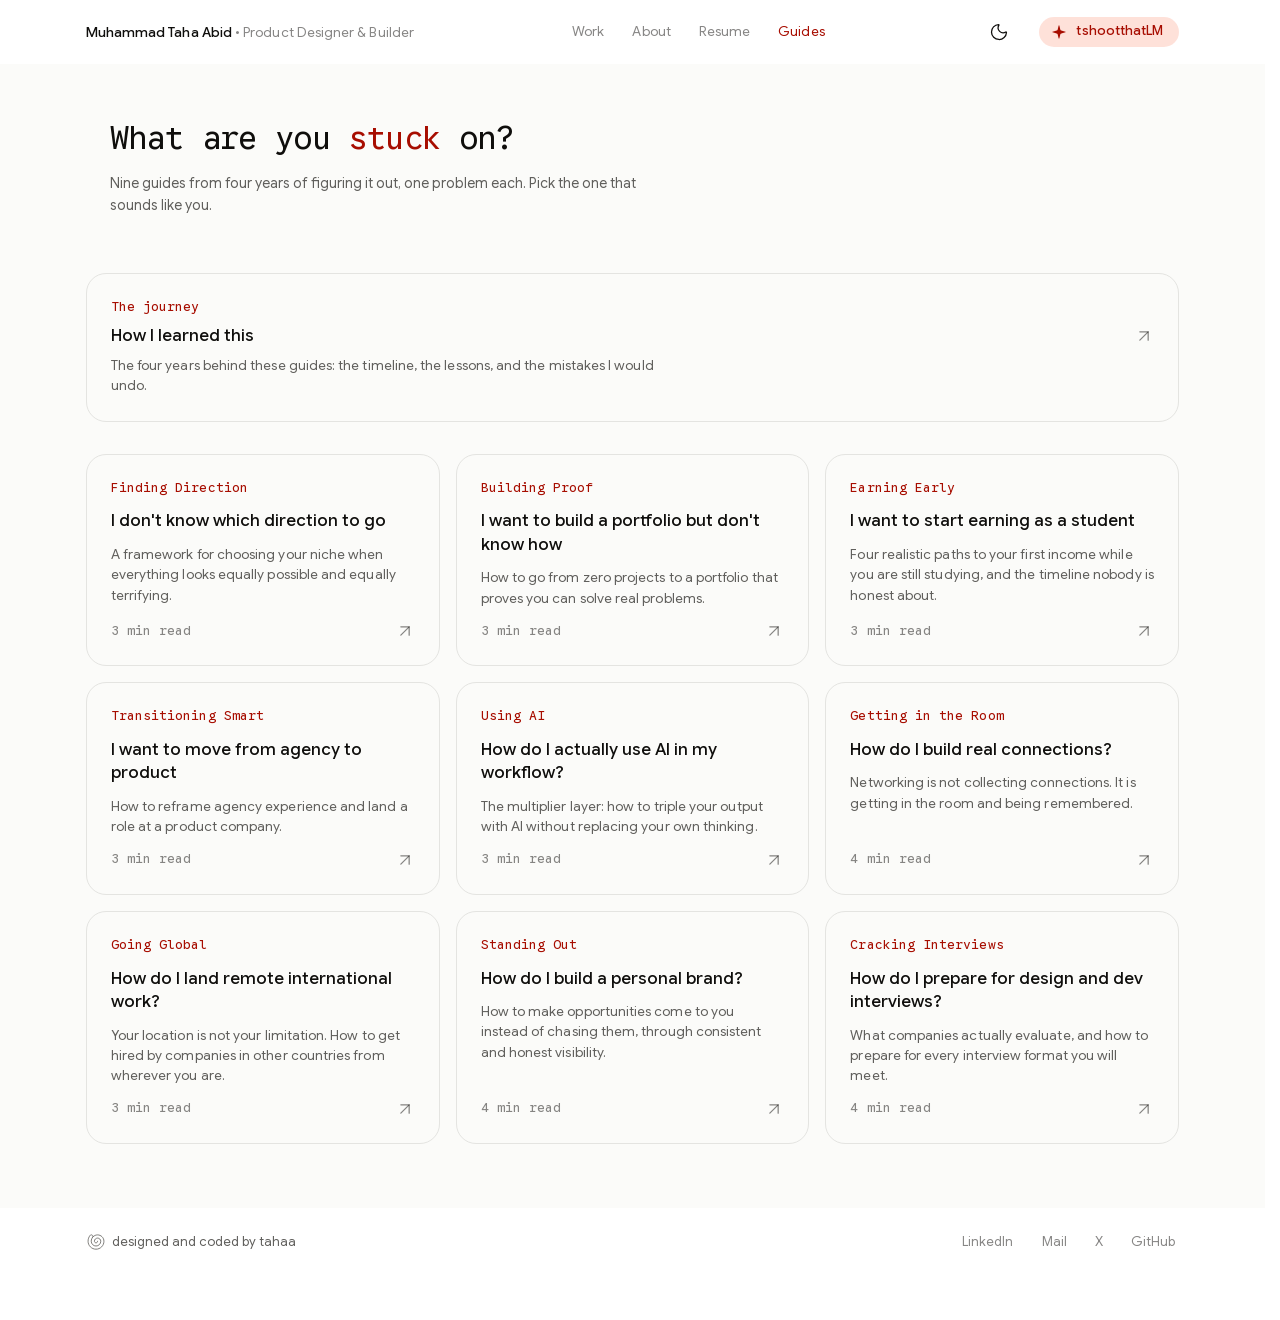
<file: guides.html>
<!DOCTYPE html>
<html lang="en" data-theme="tahaa" class="h-full antialiased">

<head>
  <meta charset="utf-8" />
  <meta name="viewport" content="width=device-width, initial-scale=1" />
  <title>Guides · Muhammad Taha Abid</title>
  <meta name="description"
    content="Portfolio of Muhammad Taha Abid, a product designer and builder crafting digital products, brands, and startups." />
  <meta name="robots" content="index, follow" />
  <link rel="canonical" href="https://tahaa.com/guides" />

  <!-- Icons -->
  <link rel="icon" href="icon.svg" sizes="any" type="image/svg+xml" />
  <link rel="apple-touch-icon" href="apple-icon.png" sizes="180x180" type="image/png" />

  <!-- Fonts & Styles -->
  <link rel="preload" href="media/9bf986576a67e941.p.3s_4z4byg0vu0.woff2" as="font" crossorigin="" type="font/woff2" />
  <link rel="preload" href="media/6babc54cc0db7717.p.21sbfhjunker-.woff2" as="font" crossorigin="" type="font/woff2" />

  <link rel="stylesheet" href="styles/fonts.css" />
  <link rel="stylesheet" href="styles/main.css" />
  <link rel="stylesheet" href="styles/interactions.css" />

  <script>
    try {
      if (localStorage.getItem("tahaa_portfolio_mode") === "dark" || sessionStorage.getItem("mode") === "dark") {
        document.documentElement.dataset.mode = "dark";
      }
    } catch (e) { }
  </script>
</head>

<body class="min-h-full">
  <div class="flex min-h-full flex-col">
    <!-- Header -->
    <header class="px-5 md:px-8">
      <div class="mx-auto flex h-20 w-full max-w-[1376px] items-center justify-between">
        <a class="flex items-center gap-2" aria-label="Home" href="index.html">
          <span class="text-body-md">
            <span class="text-content-primary font-medium">Muhammad Taha Abid</span>
            <span class="hidden text-content-tertiary desktop:inline"> • Product Designer &amp; Builder</span>
          </span>
        </a>

        <!-- Desktop Nav -->
        <nav aria-label="Main" class="hidden items-center gap-5 md:flex">
          <a class="inline-flex shrink-0 cursor-pointer items-center justify-center whitespace-nowrap transition-colors duration-(--s-motion-duration-fast) ease-standard text-(--s-color-content-tertiary) hover:text-(--s-color-content-secondary) text-body-md rounded-8 p-0"
            href="index.html">
            <span class="px-1">Work</span>
          </a>

          <a class="inline-flex shrink-0 cursor-pointer items-center justify-center whitespace-nowrap transition-colors duration-(--s-motion-duration-fast) ease-standard text-(--s-color-content-tertiary) hover:text-(--s-color-content-secondary) text-body-md rounded-8 p-0"
            href="index.html#experience">
            <span class="px-1">About</span>
          </a>
          <a class="inline-flex shrink-0 cursor-pointer items-center justify-center whitespace-nowrap transition-colors duration-(--s-motion-duration-fast) ease-standard text-(--s-color-content-tertiary) hover:text-(--s-color-content-secondary) text-body-md rounded-8 p-0"
            target="_blank" rel="noopener" href="https://taha-resume.vercel.app/">
            <span class="px-1">Resume</span>
          </a>
          <a class="inline-flex shrink-0 cursor-pointer items-center justify-center whitespace-nowrap transition-colors duration-(--s-motion-duration-fast) ease-standard text-(--s-color-content-brand) hover:text-(--s-color-content-brand-hover) text-body-md rounded-8 p-0"
            aria-current="page" href="guides.html">
            <span class="px-1">Guides</span>
          </a>
        </nav>

        <!-- Header Actions -->
        <div class="relative z-50 flex items-center gap-3 md:gap-6">
          <button type="button"
            class="theme-toggle-btn inline-flex shrink-0 cursor-pointer items-center justify-center whitespace-nowrap transition-colors duration-(--s-motion-duration-fast) ease-standard disabled:cursor-not-allowed motion-reduce:transition-none text-(--s-color-content-primary) hover:bg-(--s-color-fill-primary-variant-hover) active:bg-(--s-color-fill-primary-variant-active) text-body-sm rounded-7 size-9"
            aria-label="Switch to dark mode">
            <span aria-hidden="true" data-slot="icon" class="inline-block shrink-0 bg-current size-6"
              style="mask-image:url(icons/moon.svg);-webkit-mask-image:url(icons/moon.svg);mask-size:contain;-webkit-mask-size:contain;mask-repeat:no-repeat;-webkit-mask-repeat:no-repeat;mask-position:center;-webkit-mask-position:center"></span>
          </button>

          <button id="tahaalm-trigger-btn" type="button"
            class="inline-flex shrink-0 cursor-pointer items-center justify-center whitespace-nowrap transition-colors duration-(--s-motion-duration-fast) ease-standard disabled:cursor-not-allowed motion-reduce:transition-none bg-(--s-color-fill-brand-secondary) text-(--s-color-content-brand) hover:bg-(--s-color-fill-brand-secondary-hover) active:bg-(--s-color-fill-brand-secondary-active) text-body-md rounded-8 px-3 py-2">
            <span aria-hidden="true" data-slot="icon" class="inline-block shrink-0 bg-current size-6"
              style="mask-image:url(icons/sparkle.svg);-webkit-mask-image:url(icons/sparkle.svg);mask-size:contain;-webkit-mask-size:contain;mask-repeat:no-repeat;-webkit-mask-repeat:no-repeat;mask-position:center;-webkit-mask-position:center"></span>
            <span class="px-1 font-medium">tshootthatLM</span>
          </button>

          <button id="menu-toggle-btn" type="button"
            class="inline-flex shrink-0 cursor-pointer items-center justify-center whitespace-nowrap transition-colors duration-(--s-motion-duration-fast) ease-standard disabled:cursor-not-allowed motion-reduce:transition-none text-(--s-color-content-primary) hover:bg-(--s-color-fill-primary-variant-hover) active:bg-(--s-color-fill-primary-variant-active) text-body-sm rounded-7 size-9 md:hidden"
            aria-label="Open menu" aria-expanded="false">
            <span aria-hidden="true" data-slot="icon" class="inline-block shrink-0 bg-current size-6"
              style="mask-image:url(icons/panel-open.svg);-webkit-mask-image:url(icons/panel-open.svg);mask-size:contain;-webkit-mask-size:contain;mask-repeat:no-repeat;-webkit-mask-repeat:no-repeat;mask-position:center;-webkit-mask-position:center"></span>
          </button>
        </div>
      </div>

      <!-- Mobile Menu Backdrop -->
      <div id="menu-backdrop" aria-hidden="true"
        class="fixed inset-0 z-30 bg-content-primary/30 transition-opacity duration-(--s-motion-duration-slow) ease-standard motion-reduce:transition-none pointer-events-none opacity-0">
      </div>

      <!-- Mobile Menu Drawer -->
      <div id="menu-drawer" role="dialog" aria-modal="true" aria-label="Menu" inert=""
        class="fixed inset-y-0 right-0 z-40 flex w-[360px] max-w-[calc(100%-15px)] flex-col bg-fill-secondary-variant will-change-transform transition-[translate,visibility] duration-(--s-motion-duration-slow) ease-standard motion-reduce:transition-none invisible translate-x-full">
        <div class="flex h-20 items-center px-5">
          <button id="menu-close-btn" type="button"
            class="inline-flex shrink-0 cursor-pointer items-center justify-center whitespace-nowrap transition-colors duration-(--s-motion-duration-fast) ease-standard disabled:cursor-not-allowed motion-reduce:transition-none text-(--s-color-content-primary) hover:bg-(--s-color-fill-primary-variant-hover) active:bg-(--s-color-fill-primary-variant-active) text-body-sm rounded-7 size-9"
            aria-label="Close menu">
            <span aria-hidden="true" data-slot="icon" class="inline-block shrink-0 bg-current size-6"
              style="mask-image:url(icons/panel-open.svg);-webkit-mask-image:url(icons/panel-open.svg);mask-size:contain;-webkit-mask-size:contain;mask-repeat:no-repeat;-webkit-mask-repeat:no-repeat;mask-position:center;-webkit-mask-position:center"></span>
          </button>
        </div>
        <nav aria-label="Menu" class="flex flex-1 flex-col items-end justify-end gap-3 p-8">
          <a class="flex items-center text-heading-lg font-medium text-content-secondary transition-colors hover:text-content-primary motion-reduce:transition-none"
            href="index.html">Work</a>
          <a class="flex items-center text-heading-lg font-medium text-content-secondary transition-colors hover:text-content-primary motion-reduce:transition-none"
            href="index.html#experience">About</a>
          <a target="_blank" rel="noopener"
            class="flex items-center text-heading-lg font-medium text-content-secondary transition-colors hover:text-content-primary motion-reduce:transition-none"
            href="https://taha-resume.vercel.app/">
            Resume
            <span aria-hidden="true" data-slot="icon" class="inline-block shrink-0 bg-current size-8"
              style="mask-image:url(icons/arrow-up-right.svg);-webkit-mask-image:url(icons/arrow-up-right.svg);mask-size:contain;-webkit-mask-size:contain;mask-repeat:no-repeat;-webkit-mask-repeat:no-repeat;mask-position:center;-webkit-mask-position:center"></span>
          </a>
          <a class="flex items-center text-heading-lg font-medium text-content-secondary transition-colors hover:text-content-primary motion-reduce:transition-none"
            href="guides.html">Guides</a>
        </nav>
        <div class="p-5">
          <ul class="flex items-center justify-between p-5">
            <li><a href="https://www.linkedin.com/in/tshootthat/" target="_blank" rel="noopener" aria-label="LinkedIn"
                class="text-content-primary transition-opacity hover:opacity-70 motion-reduce:transition-none"><span
                  aria-hidden="true" data-slot="icon" class="inline-block shrink-0 bg-current size-6"
                  style="mask-image:url(icons/linkedin.svg);-webkit-mask-image:url(icons/linkedin.svg);mask-size:contain;-webkit-mask-size:contain;mask-repeat:no-repeat;-webkit-mask-repeat:no-repeat;mask-position:center;-webkit-mask-position:center"></span></a>
            </li>
            <li><a href="mailto:Tah.bhati302@gmail.com" aria-label="Mail"
                class="text-content-primary transition-opacity hover:opacity-70 motion-reduce:transition-none"><span
                  aria-hidden="true" data-slot="icon" class="inline-block shrink-0 bg-current size-6"
                  style="mask-image:url(icons/mail.svg);-webkit-mask-image:url(icons/mail.svg);mask-size:contain;-webkit-mask-size:contain;mask-repeat:no-repeat;-webkit-mask-repeat:no-repeat;mask-position:center;-webkit-mask-position:center"></span></a>
            </li>
            <li><a href="https://x.com" target="_blank" rel="noopener" aria-label="X"
                class="text-content-primary transition-opacity hover:opacity-70 motion-reduce:transition-none"><span
                  aria-hidden="true" data-slot="icon" class="inline-block shrink-0 bg-current size-6"
                  style="mask-image:url(icons/twitter.svg);-webkit-mask-image:url(icons/twitter.svg);mask-size:contain;-webkit-mask-size:contain;mask-repeat:no-repeat;-webkit-mask-repeat:no-repeat;mask-position:center;-webkit-mask-position:center"></span></a>
            </li>
            <li><a href="https://github.com/tahabhatti10" target="_blank" rel="noopener" aria-label="GitHub"
                class="text-content-primary transition-opacity hover:opacity-70 motion-reduce:transition-none"><span
                  aria-hidden="true" data-slot="icon" class="inline-block shrink-0 bg-current size-6"
                  style="mask-image:url(icons/github.svg);-webkit-mask-image:url(icons/github.svg);mask-size:contain;-webkit-mask-size:contain;mask-repeat:no-repeat;-webkit-mask-repeat:no-repeat;mask-position:center;-webkit-mask-position:center"></span></a>
            </li>
          </ul>
        </div>
      </div>

      <!-- tshootthatLM Chat Backdrop -->
      <div id="tahaalm-backdrop" aria-hidden="true"
        class="fixed inset-0 z-[55] bg-content-primary/30 transition-opacity duration-(--s-motion-duration-slow) ease-standard motion-reduce:transition-none pointer-events-none opacity-0">
      </div>

      <!-- tshootthatLM Chat Drawer -->
      <div id="tahaalm-drawer" role="dialog" aria-modal="true" aria-label="tshootthatLM chat" inert=""
        class="fixed inset-y-0 right-0 z-[60] flex w-full flex-col bg-fill-primary-variant [background-image:linear-gradient(var(--s-color-fill-primary-disabled),var(--s-color-fill-primary-disabled))] will-change-transform transition-[translate,visibility] duration-(--s-motion-duration-slow) ease-standard motion-reduce:transition-none md:w-[600px] invisible translate-x-full">
        <header class="flex shrink-0 items-center justify-between bg-fill-primary-variant p-5">
          <span class="flex pr-11">
            <button type="button"
              class="theme-toggle-btn inline-flex shrink-0 cursor-pointer items-center justify-center whitespace-nowrap transition-colors duration-(--s-motion-duration-fast) ease-standard disabled:cursor-not-allowed motion-reduce:transition-none text-(--s-color-content-primary) hover:bg-(--s-color-fill-primary-variant-hover) active:bg-(--s-color-fill-primary-variant-active) text-body-sm rounded-7 size-9"
              aria-label="Switch to dark mode">
              <span aria-hidden="true" data-slot="icon" class="inline-block shrink-0 bg-current size-6"
                style="mask-image:url(icons/moon.svg);-webkit-mask-image:url(icons/moon.svg);mask-size:contain;-webkit-mask-size:contain;mask-repeat:no-repeat;-webkit-mask-repeat:no-repeat;mask-position:center;-webkit-mask-position:center"></span>
            </button>
          </span>
          <span class="flex items-center gap-1.5 text-body-md text-content-primary">
            <span aria-hidden="true" data-slot="icon"
              class="inline-block shrink-0 bg-current size-6 text-(--s-color-fill-brand)"
              style="mask-image:url(icons/sparkle.svg);-webkit-mask-image:url(icons/sparkle.svg);mask-size:contain;-webkit-mask-size:contain;mask-repeat:no-repeat;-webkit-mask-repeat:no-repeat;mask-position:center;-webkit-mask-position:center"></span>
            tshootthatLM
            <span class="group relative flex items-center">
              <button type="button" aria-label="About tshootthatLM" aria-describedby="tahaalm-disclaimer"
                aria-expanded="false"
                class="flex cursor-help items-center text-content-tertiary transition-colors duration-(--s-motion-duration-fast) ease-standard hover:text-content-primary motion-reduce:transition-none">
                <span aria-hidden="true" data-slot="icon" class="inline-block shrink-0 bg-current size-3"
                  style="mask-image:url(icons/info-12.svg);-webkit-mask-image:url(icons/info-12.svg);mask-size:contain;-webkit-mask-size:contain;mask-repeat:no-repeat;-webkit-mask-repeat:no-repeat;mask-position:center;-webkit-mask-position:center"></span>
              </button>
              <span id="tahaalm-disclaimer" role="tooltip"
                class="pointer-events-none absolute top-full left-1/2 z-10 mt-2 w-64 -translate-x-1/2 rounded-8 border border-(--s-color-border-primary) bg-surface-elevated p-3 text-left text-body-sm text-content-secondary transition-opacity duration-(--s-motion-duration-fast) ease-standard motion-reduce:transition-none opacity-0 group-focus-within:opacity-100 group-hover:opacity-100">
                tshootthatLM is an AI chatbot, so it can get things wrong. Double-check anything important.
              </span>
            </span>
          </span>
          <span class="flex items-center gap-2">
            <button id="tahaalm-reset-btn" type="button"
              class="inline-flex shrink-0 cursor-pointer items-center justify-center whitespace-nowrap transition-colors duration-(--s-motion-duration-fast) ease-standard disabled:cursor-not-allowed motion-reduce:transition-none text-(--s-color-content-primary) hover:bg-(--s-color-fill-primary-variant-hover) active:bg-(--s-color-fill-primary-variant-active) disabled:text-(--s-color-content-primary-disabled) disabled:bg-transparent text-body-sm rounded-7 size-9"
              aria-label="Start a new chat" disabled="">
              <span aria-hidden="true" data-slot="icon" class="inline-block shrink-0 bg-current size-6"
                style="mask-image:url(icons/refresh-cw.svg);-webkit-mask-image:url(icons/refresh-cw.svg);mask-size:contain;-webkit-mask-size:contain;mask-repeat:no-repeat;-webkit-mask-repeat:no-repeat;mask-position:center;-webkit-mask-position:center"></span>
            </button>
            <button id="tahaalm-close-btn" type="button"
              class="inline-flex shrink-0 cursor-pointer items-center justify-center whitespace-nowrap transition-colors duration-(--s-motion-duration-fast) ease-standard disabled:cursor-not-allowed motion-reduce:transition-none text-(--s-color-content-primary) hover:bg-(--s-color-fill-primary-variant-hover) active:bg-(--s-color-fill-primary-variant-active) text-body-sm rounded-7 size-9"
              aria-label="Close tshootthatLM">
              <span aria-hidden="true" data-slot="icon" class="inline-block shrink-0 bg-current size-6"
                style="mask-image:url(icons/close.svg);-webkit-mask-image:url(icons/close.svg);mask-size:contain;-webkit-mask-size:contain;mask-repeat:no-repeat;-webkit-mask-repeat:no-repeat;mask-position:center;-webkit-mask-position:center"></span>
            </button>
          </span>
        </header>

        <!-- Intro Screen -->
        <div id="tahaalm-intro" class="flex flex-1 flex-col items-center justify-center gap-3 px-12 py-5 text-center">
          <p class="text-body-xl text-content-secondary">Ask me anything about myself and my journey</p>
        </div>

        <!-- Question Suggestions -->
        <div id="tahaalm-suggestions" class="flex w-full flex-col items-start px-3">
          <button type="button"
            class="inline-flex shrink-0 cursor-pointer items-center justify-center whitespace-nowrap transition-colors duration-(--s-motion-duration-fast) ease-standard text-body-lg rounded-9 px-3 py-2 text-content-tertiary hover:text-content-secondary hover:bg-(--s-color-fill-primary-variant-hover)">
            <span aria-hidden="true" data-slot="icon" class="inline-block shrink-0 bg-current size-5"
              style="mask-image:url(icons/arrow-up-right.svg);-webkit-mask-image:url(icons/arrow-up-right.svg);mask-size:contain;-webkit-mask-size:contain;mask-repeat:no-repeat;-webkit-mask-repeat:no-repeat;mask-position:center;-webkit-mask-position:center"></span>
            <span class="px-1">What are you working on now?</span>
          </button>
          <button type="button"
            class="inline-flex shrink-0 cursor-pointer items-center justify-center whitespace-nowrap transition-colors duration-(--s-motion-duration-fast) ease-standard text-body-lg rounded-9 px-3 py-2 text-content-tertiary hover:text-content-secondary hover:bg-(--s-color-fill-primary-variant-hover)">
            <span aria-hidden="true" data-slot="icon" class="inline-block shrink-0 bg-current size-5"
              style="mask-image:url(icons/arrow-up-right.svg);-webkit-mask-image:url(icons/arrow-up-right.svg);mask-size:contain;-webkit-mask-size:contain;mask-repeat:no-repeat;-webkit-mask-repeat:no-repeat;mask-position:center;-webkit-mask-position:center"></span>
            <span class="px-1">Show me your best work</span>
          </button>
          <button type="button"
            class="inline-flex shrink-0 cursor-pointer items-center justify-center whitespace-nowrap transition-colors duration-(--s-motion-duration-fast) ease-standard text-body-lg rounded-9 px-3 py-2 text-content-tertiary hover:text-content-secondary hover:bg-(--s-color-fill-primary-variant-hover)">
            <span aria-hidden="true" data-slot="icon" class="inline-block shrink-0 bg-current size-5"
              style="mask-image:url(icons/arrow-up-right.svg);-webkit-mask-image:url(icons/arrow-up-right.svg);mask-size:contain;-webkit-mask-size:contain;mask-repeat:no-repeat;-webkit-mask-repeat:no-repeat;mask-position:center;-webkit-mask-position:center"></span>
            <span class="px-1">What's your design process</span>
          </button>
          <button type="button"
            class="inline-flex shrink-0 cursor-pointer items-center justify-center whitespace-nowrap transition-colors duration-(--s-motion-duration-fast) ease-standard text-body-lg rounded-9 px-3 py-2 text-content-tertiary hover:text-content-secondary hover:bg-(--s-color-fill-primary-variant-hover)">
            <span aria-hidden="true" data-slot="icon" class="inline-block shrink-0 bg-current size-5"
              style="mask-image:url(icons/arrow-up-right.svg);-webkit-mask-image:url(icons/arrow-up-right.svg);mask-size:contain;-webkit-mask-size:contain;mask-repeat:no-repeat;-webkit-mask-repeat:no-repeat;mask-position:center;-webkit-mask-position:center"></span>
            <span class="px-1">How do you use AI in design</span>
          </button>
        </div>

        <!-- Live Chat Messages Container -->
        <div id="tahaalm-messages" class="chat-messages-container custom-scroll hidden"></div>

        <!-- Chat Input Form -->
        <div class="relative shrink-0 p-3">
          <form id="tahaalm-form"
            class="flex flex-col rounded-[28px] border border-(--s-color-border-primary) bg-fill-primary-variant py-1 pr-1 pl-5">
            <div class="flex items-end gap-3">
              <textarea id="tahaalm-input" rows="1" maxlength="600" placeholder="Ask anything about Tahaa"
                aria-label="Ask anything about Tahaa"
                class="max-h-40 min-w-0 flex-1 resize-none self-center bg-transparent py-2 text-body-md text-content-primary outline-none placeholder:text-(--s-color-content-primary-disabled)"></textarea>
              <button id="tahaalm-send-btn" type="submit"
                class="inline-flex shrink-0 cursor-pointer items-center justify-center whitespace-nowrap transition-colors duration-(--s-motion-duration-fast) ease-standard disabled:cursor-not-allowed text-body-lg rounded-full size-11 bg-linear-to-b from-[#c31800] to-[#5d0b00] text-(--s-color-content-fixed-inverse) disabled:opacity-40 disabled:bg-none"
                aria-label="Send message" disabled="">
                <span aria-hidden="true" data-slot="icon" class="inline-block shrink-0 bg-current size-6"
                  style="mask-image:url(icons/arrow-up.svg);-webkit-mask-image:url(icons/arrow-up.svg);mask-size:contain;-webkit-mask-size:contain;mask-repeat:no-repeat;-webkit-mask-repeat:no-repeat;mask-position:center;-webkit-mask-position:center"></span>
              </button>
            </div>
          </form>
        </div>
      </div>
    </header>

    <!-- Main Content: Guides List -->
    <main class="flex flex-1 flex-col bg-fill-primary-disabled p-3 lg:p-8">
      <div class="mx-auto flex w-full max-w-[1376px] flex-col gap-8">
        <p class="text-right font-mono text-body-sm text-content-tertiary md:hidden">Guides</p>

        <section aria-label="Introduction" class="flex flex-col gap-4 xl:p-6">
          <h1 class="max-w-[720px] font-mono text-hero-sm md:text-hero-lg text-content-primary">
            What are you <em class="text-content-brand not-italic">stuck</em> on?
          </h1>
          <p class="max-w-[560px] text-body-lg text-content-secondary">
            Nine guides from four years of figuring it out, one problem each. Pick the one that sounds like you.
          </p>
        </section>

        <!-- The Journey Featured Card -->
        <a class="flex flex-col gap-2 rounded-10 border border-(--s-color-border-primary) p-6 transition-colors duration-(--s-motion-duration-fast) ease-standard hover:bg-fill-secondary motion-reduce:transition-none"
          href="#">
          <span class="font-mono text-body-sm text-content-brand">The journey</span>
          <span class="flex items-center justify-between gap-4">
            <span class="text-body-xl text-content-primary font-medium">How I learned this</span>
            <span aria-hidden="true" data-slot="icon"
              class="inline-block shrink-0 bg-current size-5 text-content-tertiary"
              style="mask-image:url(icons/arrow-up-right.svg);-webkit-mask-image:url(icons/arrow-up-right.svg);mask-size:contain;-webkit-mask-size:contain;mask-repeat:no-repeat;-webkit-mask-repeat:no-repeat;mask-position:center;-webkit-mask-position:center"></span>
          </span>
          <span class="max-w-[560px] text-body-md text-content-secondary">
            The four years behind these guides: the timeline, the lessons, and the mistakes I would undo.
          </span>
        </a>

        <!-- All Guides Grid -->
        <section aria-label="All guides" class="grid gap-4 md:grid-cols-2 xl:grid-cols-3">

          <!-- Guide 1 -->
          <a class="flex flex-col gap-3 rounded-10 border border-(--s-color-border-primary) p-6 transition-colors duration-(--s-motion-duration-fast) ease-standard hover:bg-fill-secondary motion-reduce:transition-none"
            href="#">
            <span class="font-mono text-body-sm text-content-brand">Finding Direction</span>
            <span class="text-body-xl text-content-primary font-medium">I don't know which direction to go</span>
            <span class="flex-1 text-body-md text-content-secondary">A framework for choosing your niche when everything
              looks equally possible and equally terrifying.</span>
            <span class="flex items-center justify-between">
              <span class="font-mono text-body-sm text-content-tertiary">3 min read</span>
              <span aria-hidden="true" data-slot="icon"
                class="inline-block shrink-0 bg-current size-5 text-content-tertiary"
                style="mask-image:url(icons/arrow-up-right.svg);-webkit-mask-image:url(icons/arrow-up-right.svg);mask-size:contain;-webkit-mask-size:contain;mask-repeat:no-repeat;-webkit-mask-repeat:no-repeat;mask-position:center;-webkit-mask-position:center"></span>
            </span>
          </a>

          <!-- Guide 2 -->
          <a class="flex flex-col gap-3 rounded-10 border border-(--s-color-border-primary) p-6 transition-colors duration-(--s-motion-duration-fast) ease-standard hover:bg-fill-secondary motion-reduce:transition-none"
            href="#">
            <span class="font-mono text-body-sm text-content-brand">Building Proof</span>
            <span class="text-body-xl text-content-primary font-medium">I want to build a portfolio but don't know
              how</span>
            <span class="flex-1 text-body-md text-content-secondary">How to go from zero projects to a portfolio that
              proves you can solve real problems.</span>
            <span class="flex items-center justify-between">
              <span class="font-mono text-body-sm text-content-tertiary">3 min read</span>
              <span aria-hidden="true" data-slot="icon"
                class="inline-block shrink-0 bg-current size-5 text-content-tertiary"
                style="mask-image:url(icons/arrow-up-right.svg);-webkit-mask-image:url(icons/arrow-up-right.svg);mask-size:contain;-webkit-mask-size:contain;mask-repeat:no-repeat;-webkit-mask-repeat:no-repeat;mask-position:center;-webkit-mask-position:center"></span>
            </span>
          </a>

          <!-- Guide 3 -->
          <a class="flex flex-col gap-3 rounded-10 border border-(--s-color-border-primary) p-6 transition-colors duration-(--s-motion-duration-fast) ease-standard hover:bg-fill-secondary motion-reduce:transition-none"
            href="#">
            <span class="font-mono text-body-sm text-content-brand">Earning Early</span>
            <span class="text-body-xl text-content-primary font-medium">I want to start earning as a student</span>
            <span class="flex-1 text-body-md text-content-secondary">Four realistic paths to your first income while you
              are still studying, and the timeline nobody is honest about.</span>
            <span class="flex items-center justify-between">
              <span class="font-mono text-body-sm text-content-tertiary">3 min read</span>
              <span aria-hidden="true" data-slot="icon"
                class="inline-block shrink-0 bg-current size-5 text-content-tertiary"
                style="mask-image:url(icons/arrow-up-right.svg);-webkit-mask-image:url(icons/arrow-up-right.svg);mask-size:contain;-webkit-mask-size:contain;mask-repeat:no-repeat;-webkit-mask-repeat:no-repeat;mask-position:center;-webkit-mask-position:center"></span>
            </span>
          </a>

          <!-- Guide 4 -->
          <a class="flex flex-col gap-3 rounded-10 border border-(--s-color-border-primary) p-6 transition-colors duration-(--s-motion-duration-fast) ease-standard hover:bg-fill-secondary motion-reduce:transition-none"
            href="#">
            <span class="font-mono text-body-sm text-content-brand">Transitioning Smart</span>
            <span class="text-body-xl text-content-primary font-medium">I want to move from agency to product</span>
            <span class="flex-1 text-body-md text-content-secondary">How to reframe agency experience and land a role at
              a product company.</span>
            <span class="flex items-center justify-between">
              <span class="font-mono text-body-sm text-content-tertiary">3 min read</span>
              <span aria-hidden="true" data-slot="icon"
                class="inline-block shrink-0 bg-current size-5 text-content-tertiary"
                style="mask-image:url(icons/arrow-up-right.svg);-webkit-mask-image:url(icons/arrow-up-right.svg);mask-size:contain;-webkit-mask-size:contain;mask-repeat:no-repeat;-webkit-mask-repeat:no-repeat;mask-position:center;-webkit-mask-position:center"></span>
            </span>
          </a>

          <!-- Guide 5 -->
          <a class="flex flex-col gap-3 rounded-10 border border-(--s-color-border-primary) p-6 transition-colors duration-(--s-motion-duration-fast) ease-standard hover:bg-fill-secondary motion-reduce:transition-none"
            href="#">
            <span class="font-mono text-body-sm text-content-brand">Using AI</span>
            <span class="text-body-xl text-content-primary font-medium">How do I actually use AI in my workflow?</span>
            <span class="flex-1 text-body-md text-content-secondary">The multiplier layer: how to triple your output
              with AI without replacing your own thinking.</span>
            <span class="flex items-center justify-between">
              <span class="font-mono text-body-sm text-content-tertiary">3 min read</span>
              <span aria-hidden="true" data-slot="icon"
                class="inline-block shrink-0 bg-current size-5 text-content-tertiary"
                style="mask-image:url(icons/arrow-up-right.svg);-webkit-mask-image:url(icons/arrow-up-right.svg);mask-size:contain;-webkit-mask-size:contain;mask-repeat:no-repeat;-webkit-mask-repeat:no-repeat;mask-position:center;-webkit-mask-position:center"></span>
            </span>
          </a>

          <!-- Guide 6 -->
          <a class="flex flex-col gap-3 rounded-10 border border-(--s-color-border-primary) p-6 transition-colors duration-(--s-motion-duration-fast) ease-standard hover:bg-fill-secondary motion-reduce:transition-none"
            href="#">
            <span class="font-mono text-body-sm text-content-brand">Getting in the Room</span>
            <span class="text-body-xl text-content-primary font-medium">How do I build real connections?</span>
            <span class="flex-1 text-body-md text-content-secondary">Networking is not collecting connections. It is
              getting in the room and being remembered.</span>
            <span class="flex items-center justify-between">
              <span class="font-mono text-body-sm text-content-tertiary">4 min read</span>
              <span aria-hidden="true" data-slot="icon"
                class="inline-block shrink-0 bg-current size-5 text-content-tertiary"
                style="mask-image:url(icons/arrow-up-right.svg);-webkit-mask-image:url(icons/arrow-up-right.svg);mask-size:contain;-webkit-mask-size:contain;mask-repeat:no-repeat;-webkit-mask-repeat:no-repeat;mask-position:center;-webkit-mask-position:center"></span>
            </span>
          </a>

          <!-- Guide 7 -->
          <a class="flex flex-col gap-3 rounded-10 border border-(--s-color-border-primary) p-6 transition-colors duration-(--s-motion-duration-fast) ease-standard hover:bg-fill-secondary motion-reduce:transition-none"
            href="#">
            <span class="font-mono text-body-sm text-content-brand">Going Global</span>
            <span class="text-body-xl text-content-primary font-medium">How do I land remote international work?</span>
            <span class="flex-1 text-body-md text-content-secondary">Your location is not your limitation. How to get
              hired by companies in other countries from wherever you are.</span>
            <span class="flex items-center justify-between">
              <span class="font-mono text-body-sm text-content-tertiary">3 min read</span>
              <span aria-hidden="true" data-slot="icon"
                class="inline-block shrink-0 bg-current size-5 text-content-tertiary"
                style="mask-image:url(icons/arrow-up-right.svg);-webkit-mask-image:url(icons/arrow-up-right.svg);mask-size:contain;-webkit-mask-size:contain;mask-repeat:no-repeat;-webkit-mask-repeat:no-repeat;mask-position:center;-webkit-mask-position:center"></span>
            </span>
          </a>

          <!-- Guide 8 -->
          <a class="flex flex-col gap-3 rounded-10 border border-(--s-color-border-primary) p-6 transition-colors duration-(--s-motion-duration-fast) ease-standard hover:bg-fill-secondary motion-reduce:transition-none"
            href="#">
            <span class="font-mono text-body-sm text-content-brand">Standing Out</span>
            <span class="text-body-xl text-content-primary font-medium">How do I build a personal brand?</span>
            <span class="flex-1 text-body-md text-content-secondary">How to make opportunities come to you instead of
              chasing them, through consistent and honest visibility.</span>
            <span class="flex items-center justify-between">
              <span class="font-mono text-body-sm text-content-tertiary">4 min read</span>
              <span aria-hidden="true" data-slot="icon"
                class="inline-block shrink-0 bg-current size-5 text-content-tertiary"
                style="mask-image:url(icons/arrow-up-right.svg);-webkit-mask-image:url(icons/arrow-up-right.svg);mask-size:contain;-webkit-mask-size:contain;mask-repeat:no-repeat;-webkit-mask-repeat:no-repeat;mask-position:center;-webkit-mask-position:center"></span>
            </span>
          </a>

          <!-- Guide 9 -->
          <a class="flex flex-col gap-3 rounded-10 border border-(--s-color-border-primary) p-6 transition-colors duration-(--s-motion-duration-fast) ease-standard hover:bg-fill-secondary motion-reduce:transition-none"
            href="#">
            <span class="font-mono text-body-sm text-content-brand">Cracking Interviews</span>
            <span class="text-body-xl text-content-primary font-medium">How do I prepare for design and dev
              interviews?</span>
            <span class="flex-1 text-body-md text-content-secondary">What companies actually evaluate, and how to
              prepare for every interview format you will meet.</span>
            <span class="flex items-center justify-between">
              <span class="font-mono text-body-sm text-content-tertiary">4 min read</span>
              <span aria-hidden="true" data-slot="icon"
                class="inline-block shrink-0 bg-current size-5 text-content-tertiary"
                style="mask-image:url(icons/arrow-up-right.svg);-webkit-mask-image:url(icons/arrow-up-right.svg);mask-size:contain;-webkit-mask-size:contain;mask-repeat:no-repeat;-webkit-mask-repeat:no-repeat;mask-position:center;-webkit-mask-position:center"></span>
            </span>
          </a>

        </section>
      </div>
    </main>

    <!-- Footer -->
    <footer class="flex flex-col-reverse items-center gap-3 p-5 md:flex-row md:justify-between desktop:px-32">
      <p class="flex items-center gap-1.5 text-body-lg text-content-secondary">
        <span aria-hidden="true" data-slot="icon" class="inline-block shrink-0 bg-current size-6"
          style="mask-image:url(icons/shell.svg);-webkit-mask-image:url(icons/shell.svg);mask-size:contain;-webkit-mask-size:contain;mask-repeat:no-repeat;-webkit-mask-repeat:no-repeat;mask-position:center;-webkit-mask-position:center"></span>
        designed and coded by tahaa
      </p>
      <nav aria-label="Social links" class="flex items-center gap-5">
        <a class="inline-flex shrink-0 cursor-pointer items-center justify-center whitespace-nowrap transition-colors duration-(--s-motion-duration-fast) ease-standard text-(--s-color-content-tertiary) hover:text-(--s-color-content-secondary) text-body-md rounded-8 p-0"
          href="https://www.linkedin.com/in/tshootthat/" target="_blank" rel="noopener">
          <span class="px-1">LinkedIn</span>
        </a>
        <a class="inline-flex shrink-0 cursor-pointer items-center justify-center whitespace-nowrap transition-colors duration-(--s-motion-duration-fast) ease-standard text-(--s-color-content-tertiary) hover:text-(--s-color-content-secondary) text-body-md rounded-8 p-0"
          href="mailto:Tah.bhati302@gmail.com">
          <span class="px-1">Mail</span>
        </a>
        <a class="inline-flex shrink-0 cursor-pointer items-center justify-center whitespace-nowrap transition-colors duration-(--s-motion-duration-fast) ease-standard text-(--s-color-content-tertiary) hover:text-(--s-color-content-secondary) text-body-md rounded-8 p-0"
          href="https://x.com" target="_blank" rel="noopener">
          <span class="px-1">X</span>
        </a>
        <a class="inline-flex shrink-0 cursor-pointer items-center justify-center whitespace-nowrap transition-colors duration-(--s-motion-duration-fast) ease-standard text-(--s-color-content-tertiary) hover:text-(--s-color-content-secondary) text-body-md rounded-8 p-0"
          href="https://github.com/tahabhatti10" target="_blank" rel="noopener">
          <span class="px-1">GitHub</span>
        </a>
      </nav>
    </footer>
  </div>

  <!-- Interactive Scripts -->
  <script src="scripts/icons.js"></script>
  <script src="scripts/theme.js"></script>
  <script src="scripts/drawer.js"></script>
  <script src="scripts/tahaalm.js"></script>

  <!-- Vercel Web Analytics -->
  <script>
    window.va = window.va || function () { (window.vaq = window.vaq || []).push(arguments); };
  </script>
  <script defer src="https://cdn.vercel-insights.com/v1/script.js"></script>
</body>

</html>
</file>
<file: styles/fonts.css>
@font-face {
  font-family: 'Google Sans Flex';
  font-style: normal;
  font-weight: 100 900;
  font-display: swap;
  src: url('../media/9bf986576a67e941.p.3s_4z4byg0vu0.woff2') format('woff2');
}

@font-face {
  font-family: 'Google Sans Code';
  font-style: normal;
  font-weight: 300 800;
  font-display: swap;
  src: url('../media/6babc54cc0db7717.p.21sbfhjunker-.woff2') format('woff2');
}

@font-face {
  font-family: 'Google Sans Code';
  font-style: italic;
  font-weight: 300 800;
  font-display: swap;
  src: url('../media/ef93e6f9fdca11e7.p.42sbsef65-742.woff2') format('woff2');
}

:root {
  --font-google-sans-flex: 'Google Sans Flex', -apple-system, BlinkMacSystemFont, 'Segoe UI', Roboto, sans-serif;
  --font-google-sans-code: 'Google Sans Code', 'JetBrains Mono', monospace;
}

body {
  font-family: var(--font-google-sans-flex);
}

.font-mono {
  font-family: var(--font-google-sans-code) !important;
}
</file>
<file: styles/main.css>
@layer properties{@supports (((-webkit-hyphens:none)) and (not (margin-trim:inline))) or ((-moz-orient:inline) and (not (color:rgb(from red r g b)))){*,:before,:after,::backdrop{--tw-translate-x:0;--tw-translate-y:0;--tw-translate-z:0;--tw-scale-x:1;--tw-scale-y:1;--tw-scale-z:1;--tw-rotate-x:initial;--tw-rotate-y:initial;--tw-rotate-z:initial;--tw-skew-x:initial;--tw-skew-y:initial;--tw-space-y-reverse:0;--tw-border-style:solid;--tw-gradient-position:initial;--tw-gradient-from:#0000;--tw-gradient-via:#0000;--tw-gradient-to:#0000;--tw-gradient-stops:initial;--tw-gradient-via-stops:initial;--tw-gradient-from-position:0%;--tw-gradient-via-position:50%;--tw-gradient-to-position:100%;--tw-font-weight:initial;--tw-shadow:0 0 #0000;--tw-shadow-color:initial;--tw-shadow-alpha:100%;--tw-inset-shadow:0 0 #0000;--tw-inset-shadow-color:initial;--tw-inset-shadow-alpha:100%;--tw-ring-color:initial;--tw-ring-shadow:0 0 #0000;--tw-inset-ring-color:initial;--tw-inset-ring-shadow:0 0 #0000;--tw-ring-inset:initial;--tw-ring-offset-width:0px;--tw-ring-offset-color:#fff;--tw-ring-offset-shadow:0 0 #0000;--tw-outline-style:solid;--tw-duration:initial;--tw-ease:initial}}}@layer theme{:root,:host{--color-black:#000;--spacing:.25rem;--font-weight-normal:400;--font-weight-medium:500;--font-weight-semibold:600;--aspect-video:16 / 9;--default-transition-duration:.15s;--default-transition-timing-function:cubic-bezier(.4, 0, .2, 1);--default-font-family:var(--s-font-family-body);--default-mono-font-family:var(--s-font-family-code)}}@layer base{*,:after,:before,::backdrop{box-sizing:border-box;border:0 solid;margin:0;padding:0}::file-selector-button{box-sizing:border-box;border:0 solid;margin:0;padding:0}html,:host{-webkit-text-size-adjust:100%;tab-size:4;line-height:1.5;font-family:var(--default-font-family,ui-sans-serif, system-ui, sans-serif, "Apple Color Emoji", "Segoe UI Emoji", "Segoe UI Symbol", "Noto Color Emoji");font-feature-settings:var(--default-font-feature-settings,normal);font-variation-settings:var(--default-font-variation-settings,normal);-webkit-tap-highlight-color:transparent}hr{height:0;color:inherit;border-top-width:1px}abbr:where([title]){-webkit-text-decoration:underline dotted;text-decoration:underline dotted}h1,h2,h3,h4,h5,h6{font-size:inherit;font-weight:inherit}a{color:inherit;-webkit-text-decoration:inherit;-webkit-text-decoration:inherit;-webkit-text-decoration:inherit;-webkit-text-decoration:inherit;text-decoration:inherit}b,strong{font-weight:bolder}code,kbd,samp,pre{font-family:var(--default-mono-font-family,ui-monospace, SFMono-Regular, Menlo, Monaco, Consolas, "Liberation Mono", "Courier New", monospace);font-feature-settings:var(--default-mono-font-feature-settings,normal);font-variation-settings:var(--default-mono-font-variation-settings,normal);font-size:1em}small{font-size:80%}sub,sup{vertical-align:baseline;font-size:75%;line-height:0;position:relative}sub{bottom:-.25em}sup{top:-.5em}table{text-indent:0;border-color:inherit;border-collapse:collapse}:-moz-focusring{outline:auto}progress{vertical-align:baseline}summary{display:list-item}ol,ul,menu{list-style:none}img,svg,video,canvas,audio,iframe,embed,object{vertical-align:middle;display:block}img,video{max-width:100%;height:auto}button,input,select,optgroup,textarea{font:inherit;font-feature-settings:inherit;font-variation-settings:inherit;letter-spacing:inherit;color:inherit;opacity:1;background-color:#0000;border-radius:0}::file-selector-button{font:inherit;font-feature-settings:inherit;font-variation-settings:inherit;letter-spacing:inherit;color:inherit;opacity:1;background-color:#0000;border-radius:0}:where(select:is([multiple],[size])) optgroup{font-weight:bolder}:where(select:is([multiple],[size])) optgroup option{padding-inline-start:20px}::file-selector-button{margin-inline-end:4px}::placeholder{opacity:1}@supports (not ((-webkit-appearance:-apple-pay-button))) or (contain-intrinsic-size:1px){::placeholder{color:currentColor}@supports (color:color-mix(in lab, red, red)){::placeholder{color:color-mix(in oklab, currentcolor 50%, transparent)}}}textarea{resize:vertical}::-webkit-search-decoration{-webkit-appearance:none}::-webkit-date-and-time-value{min-height:1lh;text-align:inherit}::-webkit-datetime-edit{display:inline-flex}::-webkit-datetime-edit-fields-wrapper{padding:0}::-webkit-datetime-edit{padding-block:0}::-webkit-datetime-edit-year-field{padding-block:0}::-webkit-datetime-edit-month-field{padding-block:0}::-webkit-datetime-edit-day-field{padding-block:0}::-webkit-datetime-edit-hour-field{padding-block:0}::-webkit-datetime-edit-minute-field{padding-block:0}::-webkit-datetime-edit-second-field{padding-block:0}::-webkit-datetime-edit-millisecond-field{padding-block:0}::-webkit-datetime-edit-meridiem-field{padding-block:0}::-webkit-calendar-picker-indicator{line-height:1}:-moz-ui-invalid{box-shadow:none}button,input:where([type=button],[type=reset],[type=submit]){appearance:button}::file-selector-button{appearance:button}::-webkit-inner-spin-button{height:auto}::-webkit-outer-spin-button{height:auto}[hidden]:where(:not([hidden=until-found])){display:none!important}}@layer components;@layer utilities{.pointer-events-none{pointer-events:none}.invisible{visibility:hidden}.visible{visibility:visible}.sr-only{clip-path:inset(50%);white-space:nowrap;border-width:0;width:1px;height:1px;margin:-1px;padding:0;position:absolute;overflow:hidden}.absolute{position:absolute}.fixed{position:fixed}.relative{position:relative}.static{position:static}.inset-0{inset:0}.inset-y-0{inset-block:0}.-top-14{top:calc(var(--spacing) * -14)}.top-0{top:0}.top-full{top:100%}.right-0{right:0}.left-0{left:0}.left-1\/2{left:50%}.z-10{z-index:10}.z-30{z-index:30}.z-40{z-index:40}.z-50{z-index:50}.z-\[45\]{z-index:45}.z-\[55\]{z-index:55}.z-\[60\]{z-index:60}.z-\[2147483647\]{z-index:2147483647}.container{width:100%}@media (min-width:40rem){.container{max-width:40rem}}@media (min-width:48rem){.container{max-width:48rem}}@media (min-width:64rem){.container{max-width:64rem}}@media (min-width:64.0625rem){.container{max-width:64.0625rem}}@media (min-width:80rem){.container{max-width:80rem}}@media (min-width:96rem){.container{max-width:96rem}}.mx-auto{margin-inline:auto}.mt-2{margin-top:calc(var(--spacing) * 2)}.mr-1\.5{margin-right:calc(var(--spacing) * 1.5)}.mb-2{margin-bottom:calc(var(--spacing) * 2)}.ml-1{margin-left:var(--spacing)}.line-clamp-2{-webkit-line-clamp:2;-webkit-box-orient:vertical;display:-webkit-box;overflow:hidden}.block{display:block}.flex{display:flex}.grid{display:grid}.hidden{display:none}.inline{display:inline}.inline-block{display:inline-block}.inline-flex{display:inline-flex}.table{display:table}.aspect-video{aspect-ratio:var(--aspect-video)}.size-3{width:calc(var(--spacing) * 3);height:calc(var(--spacing) * 3)}.size-5{width:calc(var(--spacing) * 5);height:calc(var(--spacing) * 5)}.size-6{width:1.25rem;height:1.25rem}.size-8{width:calc(var(--spacing) * 8);height:calc(var(--spacing) * 8)}.size-9{width:calc(var(--spacing) * 9);height:calc(var(--spacing) * 9)}.size-10{width:calc(var(--spacing) * 10);height:calc(var(--spacing) * 10)}.size-11{width:calc(var(--spacing) * 11);height:calc(var(--spacing) * 11)}.size-\[18px\]{width:18px;height:18px}.h-9{height:calc(var(--spacing) * 9)}.h-20{height:64px}.h-full{height:100%}.max-h-40{max-height:calc(var(--spacing) * 40)}.min-h-full{min-height:100%}.w-12{width:calc(var(--spacing) * 12)}.w-32{width:calc(var(--spacing) * 32)}.w-64{width:calc(var(--spacing) * 64)}.w-\[360px\]{width:360px}.w-full{width:100%}.max-w-\[360px\]{max-width:360px}.max-w-\[560px\]{max-width:560px}.max-w-\[720px\]{max-width:720px}.max-w-\[1376px\]{max-width:1376px}.max-w-\[calc\(100\%-15px\)\]{max-width:calc(100% - 15px)}.max-w-full{max-width:100%}.min-w-0{min-width:0}.flex-1{flex:1}.shrink{flex-shrink:1}.shrink-0{flex-shrink:0}.origin-bottom{transform-origin:bottom}.-translate-x-1\/2{--tw-translate-x:calc(calc(1 / 2 * 100%) * -1);translate:var(--tw-translate-x) var(--tw-translate-y)}.translate-x-0{--tw-translate-x:0;translate:var(--tw-translate-x) var(--tw-translate-y)}.translate-x-full{--tw-translate-x:100%;translate:var(--tw-translate-x) var(--tw-translate-y)}.scale-50{--tw-scale-x:50%;--tw-scale-y:50%;--tw-scale-z:50%;scale:var(--tw-scale-x) var(--tw-scale-y)}.scale-100{--tw-scale-x:100%;--tw-scale-y:100%;--tw-scale-z:100%;scale:var(--tw-scale-x) var(--tw-scale-y)}.-scale-x-100{--tw-scale-x:calc(100% * -1);scale:var(--tw-scale-x) var(--tw-scale-y)}.scale-x-100{--tw-scale-x:100%;scale:var(--tw-scale-x) var(--tw-scale-y)}.scale-\[1\.8\]{scale:1.8}.transform{transform:var(--tw-rotate-x,) var(--tw-rotate-y,) var(--tw-rotate-z,) var(--tw-skew-x,) var(--tw-skew-y,)}.animate-message-in{animation:message-in var(--s-motion-duration-fast) var(--s-motion-easing-standard)}.animate-quote-pill-in{animation:quote-pill-in var(--s-motion-duration-fast) var(--s-motion-easing-entrance)}.animate-theme-icon{animation:theme-icon-in var(--s-motion-duration-slow) var(--s-motion-easing-entrance)}.cursor-help{cursor:help}.cursor-pointer{cursor:pointer}.resize-none{resize:none}.scroll-mt-24{scroll-margin-top:calc(var(--spacing) * 24)}.list-decimal{list-style-type:decimal}.list-disc{list-style-type:disc}.flex-col{flex-direction:column}.flex-col-reverse{flex-direction:column-reverse}.items-center{align-items:center}.items-end{align-items:flex-end}.items-start{align-items:flex-start}.justify-between{justify-content:space-between}.justify-center{justify-content:center}.justify-end{justify-content:flex-end}.gap-0{gap:0}.gap-1{gap:var(--spacing)}.gap-1\.5{gap:calc(var(--spacing) * 1.5)}.gap-2{gap:calc(var(--spacing) * 2)}.gap-2\.5{gap:calc(var(--spacing) * 2.5)}.gap-3{gap:calc(var(--spacing) * 3)}.gap-4{gap:calc(var(--spacing) * 4)}.gap-5{gap:calc(var(--spacing) * 5)}.gap-8{gap:calc(var(--spacing) * 8)}.gap-10{gap:calc(var(--spacing) * 10)}.gap-\[3px\]{gap:3px}:where(.space-y-1>:not(:last-child)){--tw-space-y-reverse:0;margin-block-start:calc(var(--spacing) * var(--tw-space-y-reverse));margin-block-end:calc(var(--spacing) * calc(1 - var(--tw-space-y-reverse)))}:where(.space-y-2\.5>:not(:last-child)){--tw-space-y-reverse:0;margin-block-start:calc(calc(var(--spacing) * 2.5) * var(--tw-space-y-reverse));margin-block-end:calc(calc(var(--spacing) * 2.5) * calc(1 - var(--tw-space-y-reverse)))}.self-center{align-self:center}.overflow-hidden{overflow:hidden}.overflow-visible{overflow:visible}.overflow-x-auto{overflow-x:auto}.overflow-y-auto{overflow-y:auto}.rounded-7{border-radius:var(--s-radius-7)}.rounded-8{border-radius:var(--s-radius-8)}.rounded-9{border-radius:var(--s-radius-9)}.rounded-10{border-radius:var(--s-radius-10)}.rounded-\[18px\]{border-radius:18px}.rounded-\[28px\]{border-radius:28px}.rounded-full{border-radius:3.40282e38px}.border{border-style:var(--tw-border-style);border-width:1px}.border-t{border-top-style:var(--tw-border-style);border-top-width:1px}.border-b{border-bottom-style:var(--tw-border-style);border-bottom-width:1px}.border-l-2{border-left-style:var(--tw-border-style);border-left-width:2px}.border-\(--s-color-border-brand\){border-color:var(--s-color-border-brand)}.border-\(--s-color-border-primary\){border-color:var(--s-color-border-primary)}.border-\(--s-color-border-secondary\){border-color:var(--s-color-border-secondary)}.bg-\(--s-color-fill-brand\){background-color:var(--s-color-fill-brand)}.bg-\(--s-color-fill-brand-secondary\){background-color:var(--s-color-fill-brand-secondary)}.bg-\(--s-color-fill-critical\){background-color:var(--s-color-fill-critical)}.bg-\(--s-color-fill-inverse\){background-color:var(--s-color-fill-inverse)}.bg-\(--s-color-fill-secondary\){background-color:var(--s-color-fill-secondary)}.bg-\(--s-color-fill-success\){background-color:var(--s-color-fill-success)}.bg-\(--s-color-fill-tertiary\){background-color:var(--s-color-fill-tertiary)}.bg-\(--s-color-fill-warning\){background-color:var(--s-color-fill-warning)}.bg-black\/40{background-color:#0006}@supports (color:color-mix(in lab, red, red)){.bg-black\/40{background-color:color-mix(in oklab, var(--color-black) 40%, transparent)}}.bg-content-brand{background-color:var(--s-color-content-brand)}.bg-content-primary\/30{background-color:var(--s-color-content-primary)}@supports (color:color-mix(in lab, red, red)){.bg-content-primary\/30{background-color:color-mix(in oklab, var(--s-color-content-primary) 30%, transparent)}}.bg-current{background-color:currentColor}.bg-fill-primary-disabled{background-color:var(--s-color-fill-primary-disabled)}.bg-fill-primary-variant{background-color:var(--s-color-fill-primary-variant)}.bg-fill-secondary{background-color:var(--s-color-fill-secondary)}.bg-fill-secondary-variant{background-color:var(--s-color-fill-secondary-variant)}.bg-surface-brand{background-color:var(--s-color-surface-brand)}.bg-surface-elevated{background-color:var(--s-color-surface-elevated)}.bg-transparent{background-color:#0000}.bg-linear-to-b{--tw-gradient-position:to bottom}@supports (background-image:linear-gradient(in lab, red, red)){.bg-linear-to-b{--tw-gradient-position:to bottom in oklab}}.bg-linear-to-b{background-image:linear-gradient(var(--tw-gradient-stops))}.\[background-image\:linear-gradient\(var\(--s-color-fill-primary-disabled\)\,var\(--s-color-fill-primary-disabled\)\)\]{background-image:linear-gradient(var(--s-color-fill-primary-disabled),var(--s-color-fill-primary-disabled))}.from-\[\#c31800\]{--tw-gradient-from:#c31800;--tw-gradient-stops:var(--tw-gradient-via-stops,var(--tw-gradient-position), var(--tw-gradient-from) var(--tw-gradient-from-position), var(--tw-gradient-to) var(--tw-gradient-to-position))}.to-\[\#5d0b00\]{--tw-gradient-to:#5d0b00;--tw-gradient-stops:var(--tw-gradient-via-stops,var(--tw-gradient-position), var(--tw-gradient-from) var(--tw-gradient-from-position), var(--tw-gradient-to) var(--tw-gradient-to-position))}.object-cover{object-fit:cover}.p-0{padding:0}.p-3{padding:calc(var(--spacing) * 3)}.p-4{padding:calc(var(--spacing) * 4)}.p-5{padding:calc(var(--spacing) * 5)}.p-6{padding:calc(var(--spacing) * 6)}.p-8{padding:calc(var(--spacing) * 8)}.p-\[18px\]{padding:18px}.px-1{padding-inline:var(--spacing)}.px-3{padding-inline:calc(var(--spacing) * 3)}.px-4{padding-inline:calc(var(--spacing) * 4)}.px-5{padding-inline:calc(var(--spacing) * 5)}.px-12{padding-inline:calc(var(--spacing) * 12)}.py-1{padding-block:var(--spacing)}.py-2{padding-block:calc(var(--spacing) * 2)}.py-2\.5{padding-block:calc(var(--spacing) * 2.5)}.py-3{padding-block:calc(var(--spacing) * 3)}.py-5{padding-block:calc(var(--spacing) * 5)}.py-6{padding-block:calc(var(--spacing) * 6)}.pt-4{padding-top:calc(var(--spacing) * 4)}.pr-1{padding-right:var(--spacing)}.pr-3{padding-right:calc(var(--spacing) * 3)}.pr-4{padding-right:calc(var(--spacing) * 4)}.pr-11{padding-right:calc(var(--spacing) * 11)}.pl-2\.5{padding-left:calc(var(--spacing) * 2.5)}.pl-3{padding-left:calc(var(--spacing) * 3)}.pl-4{padding-left:calc(var(--spacing) * 4)}.pl-5{padding-left:calc(var(--spacing) * 5)}.text-center{text-align:center}.text-left{text-align:left}.text-right{text-align:right}.align-text-bottom{vertical-align:text-bottom}.align-top{vertical-align:top}.font-mono{font-family:var(--s-font-family-code)}.text-body-md{font-size:var(--s-font-size-body-md);line-height:var(--tw-leading,var(--s-line-height-body-md));letter-spacing:var(--tw-tracking,var(--s-letter-spacing-body-md))}.text-body-sm{font-size:var(--s-font-size-body-sm);line-height:var(--tw-leading,var(--s-line-height-body-sm));letter-spacing:var(--tw-tracking,var(--s-letter-spacing-body-sm))}.text-label-xs{font-size:var(--s-font-size-label-xs);line-height:var(--tw-leading,var(--s-line-height-label-xs));letter-spacing:var(--tw-tracking,var(--s-letter-spacing-label-xs))}.text-body-lg{font-size:var(--s-font-size-body-lg);line-height:var(--tw-leading,var(--s-line-height-body-lg))}.text-body-xl{font-size:var(--s-font-size-body-xl);line-height:var(--tw-leading,var(--s-line-height-body-xl))}.text-heading-lg{font-size:var(--s-font-size-heading-lg);line-height:var(--tw-leading,var(--s-line-height-heading-lg))}.text-hero-sm{font-size:clamp(1.75rem, 2.4vw, 2.5rem);line-height:1.15;letter-spacing:-0.02em}.text-\(length\:--site-font-size-hero\){font-size:var(--site-font-size-hero)}.font-medium{--tw-font-weight:var(--font-weight-medium);font-weight:var(--font-weight-medium)}.font-normal{--tw-font-weight:var(--font-weight-normal);font-weight:var(--font-weight-normal)}.font-semibold{--tw-font-weight:var(--font-weight-semibold);font-weight:var(--font-weight-semibold)}.whitespace-nowrap{white-space:nowrap}.text-\(--s-color-content-brand\){color:var(--s-color-content-brand)}.text-\(--s-color-content-fixed-inverse\){color:var(--s-color-content-fixed-inverse)}.text-\(--s-color-content-primary\){color:var(--s-color-content-primary)}.text-\(--s-color-content-tertiary\){color:var(--s-color-content-tertiary)}.text-\(--s-color-fill-brand\){color:var(--s-color-fill-brand)}.text-content-brand{color:var(--s-color-content-brand)}.text-content-primary{color:var(--s-color-content-primary)}.text-content-secondary{color:var(--s-color-content-secondary)}.text-content-tertiary{color:var(--s-color-content-tertiary)}.italic{font-style:italic}.not-italic{font-style:normal}.underline{text-decoration-line:underline}.decoration-\(--s-color-border-primary\){-webkit-text-decoration-color:var(--s-color-border-primary);-webkit-text-decoration-color:var(--s-color-border-primary);-webkit-text-decoration-color:var(--s-color-border-primary);text-decoration-color:var(--s-color-border-primary)}.underline-offset-4{text-underline-offset:4px}.antialiased{-webkit-font-smoothing:antialiased;-moz-osx-font-smoothing:grayscale}.opacity-0{opacity:0}.opacity-50{opacity:.5}.opacity-55{opacity:.55}.opacity-70{opacity:.7}.opacity-90{opacity:.9}.opacity-100{opacity:1}.shadow-\(--s-elevation-md\){--tw-shadow:var(--s-elevation-md);box-shadow:var(--tw-inset-shadow), var(--tw-inset-ring-shadow), var(--tw-ring-offset-shadow), var(--tw-ring-shadow), var(--tw-shadow)}.ring{--tw-ring-shadow:var(--tw-ring-inset,) 0 0 0 calc(1px + var(--tw-ring-offset-width)) var(--tw-ring-color,currentcolor);box-shadow:var(--tw-inset-shadow), var(--tw-inset-ring-shadow), var(--tw-ring-offset-shadow), var(--tw-ring-shadow), var(--tw-shadow)}.outline{outline-style:var(--tw-outline-style);outline-width:1px}.transition{transition-property:color,background-color,border-color,outline-color,text-decoration-color,fill,stroke,--tw-gradient-from,--tw-gradient-via,--tw-gradient-to,opacity,box-shadow,transform,translate,scale,rotate,filter,-webkit-backdrop-filter,backdrop-filter,display,content-visibility,overlay,pointer-events;transition-timing-function:var(--tw-ease,var(--default-transition-timing-function));transition-duration:var(--tw-duration,var(--default-transition-duration))}.transition-\[scale\,opacity\]{transition-property:scale,opacity;transition-timing-function:var(--tw-ease,var(--default-transition-timing-function));transition-duration:var(--tw-duration,var(--default-transition-duration))}.transition-\[scale\]{transition-property:scale;transition-timing-function:var(--tw-ease,var(--default-transition-timing-function));transition-duration:var(--tw-duration,var(--default-transition-duration))}.transition-\[translate\,visibility\]{transition-property:translate,visibility;transition-timing-function:var(--tw-ease,var(--default-transition-timing-function));transition-duration:var(--tw-duration,var(--default-transition-duration))}.transition-colors{transition-property:color,background-color,border-color,outline-color,text-decoration-color,fill,stroke,--tw-gradient-from,--tw-gradient-via,--tw-gradient-to;transition-timing-function:var(--tw-ease,var(--default-transition-timing-function));transition-duration:var(--tw-duration,var(--default-transition-duration))}.transition-opacity{transition-property:opacity;transition-timing-function:var(--tw-ease,var(--default-transition-timing-function));transition-duration:var(--tw-duration,var(--default-transition-duration))}.duration-\(--s-motion-duration-base\){--tw-duration:var(--s-motion-duration-base);transition-duration:var(--s-motion-duration-base)}.duration-\(--s-motion-duration-fast\){--tw-duration:var(--s-motion-duration-fast);transition-duration:var(--s-motion-duration-fast)}.duration-\(--s-motion-duration-slow\){--tw-duration:var(--s-motion-duration-slow);transition-duration:var(--s-motion-duration-slow)}.ease-entrance{--tw-ease:var(--s-motion-easing-entrance);transition-timing-function:var(--s-motion-easing-entrance)}.ease-standard{--tw-ease:var(--s-motion-easing-standard);transition-timing-function:var(--s-motion-easing-standard)}.will-change-transform{will-change:transform}.outline-none{--tw-outline-style:none;outline-style:none}.\[animation-fill-mode\:backwards\]{animation-fill-mode:backwards}.\[view-transition-name\:cursor\]{view-transition-name:cursor}.group-focus-within\:opacity-100:is(:where(.group):focus-within *),.group-focus-within\/message\:opacity-100:is(:where(.group\/message):focus-within *){opacity:1}@media (hover:hover){.group-hover\:opacity-100:is(:where(.group):hover *),.group-hover\/message\:opacity-100:is(:where(.group\/message):hover *){opacity:1}}.marker\:text-content-tertiary ::marker{color:var(--s-color-content-tertiary)}.marker\:text-content-tertiary::marker{color:var(--s-color-content-tertiary)}.marker\:text-content-tertiary ::-webkit-details-marker{color:var(--s-color-content-tertiary)}.marker\:text-content-tertiary::-webkit-details-marker{color:var(--s-color-content-tertiary)}.placeholder\:text-\(--s-color-content-primary-disabled\)::placeholder{color:var(--s-color-content-primary-disabled)}@media (hover:hover){.hover\:border-\(--s-color-border-secondary-hover\):hover{border-color:var(--s-color-border-secondary-hover)}.hover\:bg-\(--s-color-fill-brand-hover\):hover{background-color:var(--s-color-fill-brand-hover)}.hover\:bg-\(--s-color-fill-brand-secondary-hover\):hover{background-color:var(--s-color-fill-brand-secondary-hover)}.hover\:bg-\(--s-color-fill-critical-hover\):hover{background-color:var(--s-color-fill-critical-hover)}.hover\:bg-\(--s-color-fill-inverse-hover\):hover{background-color:var(--s-color-fill-inverse-hover)}.hover\:bg-\(--s-color-fill-primary-variant-hover\):hover{background-color:var(--s-color-fill-primary-variant-hover)}.hover\:bg-\(--s-color-fill-secondary-hover\):hover{background-color:var(--s-color-fill-secondary-hover)}.hover\:bg-\(--s-color-fill-success-hover\):hover{background-color:var(--s-color-fill-success-hover)}.hover\:bg-\(--s-color-fill-tertiary-hover\):hover{background-color:var(--s-color-fill-tertiary-hover)}.hover\:bg-\(--s-color-fill-warning-hover\):hover{background-color:var(--s-color-fill-warning-hover)}.hover\:bg-black\/60:hover{background-color:#0009}@supports (color:color-mix(in lab, red, red)){.hover\:bg-black\/60:hover{background-color:color-mix(in oklab, var(--color-black) 60%, transparent)}}.hover\:bg-fill-secondary:hover{background-color:var(--s-color-fill-secondary)}.hover\:bg-transparent:hover{background-color:#0000}.hover\:text-\(--s-color-content-brand-hover\):hover{color:var(--s-color-content-brand-hover)}.hover\:text-\(--s-color-content-secondary\):hover{color:var(--s-color-content-secondary)}.hover\:text-content-brand:hover{color:var(--s-color-content-brand)}.hover\:text-content-primary:hover{color:var(--s-color-content-primary)}.hover\:text-content-secondary:hover{color:var(--s-color-content-secondary)}.hover\:opacity-70:hover{opacity:.7}}.active\:border-\(--s-color-border-secondary\):active{border-color:var(--s-color-border-secondary)}.active\:bg-\(--s-color-fill-brand-active\):active{background-color:var(--s-color-fill-brand-active)}.active\:bg-\(--s-color-fill-brand-secondary-active\):active{background-color:var(--s-color-fill-brand-secondary-active)}.active\:bg-\(--s-color-fill-critical-active\):active{background-color:var(--s-color-fill-critical-active)}.active\:bg-\(--s-color-fill-inverse-active\):active{background-color:var(--s-color-fill-inverse-active)}.active\:bg-\(--s-color-fill-primary-variant-active\):active{background-color:var(--s-color-fill-primary-variant-active)}.active\:bg-\(--s-color-fill-secondary-active\):active{background-color:var(--s-color-fill-secondary-active)}.active\:bg-\(--s-color-fill-success-active\):active{background-color:var(--s-color-fill-success-active)}.active\:bg-\(--s-color-fill-tertiary-active\):active{background-color:var(--s-color-fill-tertiary-active)}.active\:bg-\(--s-color-fill-warning-active\):active{background-color:var(--s-color-fill-warning-active)}.active\:text-\(--s-color-border-brand-active\):active{color:var(--s-color-border-brand-active)}.active\:text-\(--s-color-content-primary\):active{color:var(--s-color-content-primary)}.disabled\:cursor-not-allowed:disabled{cursor:not-allowed}.disabled\:border-\(--s-color-border-secondary-disabled\):disabled{border-color:var(--s-color-border-secondary-disabled)}.disabled\:bg-\(--s-color-fill-brand-disabled\):disabled{background-color:var(--s-color-fill-brand-disabled)}.disabled\:bg-\(--s-color-fill-brand-secondary\):disabled{background-color:var(--s-color-fill-brand-secondary)}.disabled\:bg-\(--s-color-fill-critical-disabled\):disabled{background-color:var(--s-color-fill-critical-disabled)}.disabled\:bg-\(--s-color-fill-inverse-disabled\):disabled{background-color:var(--s-color-fill-inverse-disabled)}.disabled\:bg-\(--s-color-fill-secondary-disabled\):disabled{background-color:var(--s-color-fill-secondary-disabled)}.disabled\:bg-\(--s-color-fill-success-disabled\):disabled{background-color:var(--s-color-fill-success-disabled)}.disabled\:bg-\(--s-color-fill-tertiary-disabled\):disabled{background-color:var(--s-color-fill-tertiary-disabled)}.disabled\:bg-\(--s-color-fill-warning-disabled\):disabled{background-color:var(--s-color-fill-warning-disabled)}.disabled\:bg-transparent:disabled{background-color:#0000}.disabled\:bg-none:disabled{background-image:none}.disabled\:text-\(--s-color-border-brand-disabled\):disabled{color:var(--s-color-border-brand-disabled)}.disabled\:text-\(--s-color-content-fixed-inverse-disabled\):disabled{color:var(--s-color-content-fixed-inverse-disabled)}.disabled\:text-\(--s-color-content-primary-disabled\):disabled{color:var(--s-color-content-primary-disabled)}.disabled\:text-\(--s-color-content-tertiary-disabled\):disabled{color:var(--s-color-content-tertiary-disabled)}:is(.\*\:data-\[slot\=icon\]\:size-3\.5>*)[data-slot=icon]{width:calc(var(--spacing) * 3.5);height:calc(var(--spacing) * 3.5)}:is(.\*\:data-\[slot\=icon\]\:size-4>*)[data-slot=icon]{width:calc(var(--spacing) * 4);height:calc(var(--spacing) * 4)}:is(.\*\:data-\[slot\=icon\]\:size-5>*)[data-slot=icon]{width:calc(var(--spacing) * 5);height:calc(var(--spacing) * 5)}:is(.\*\:data-\[slot\=icon\]\:size-6>*)[data-slot=icon]{width:calc(var(--spacing) * 6);height:calc(var(--spacing) * 6)}:is(.\*\:data-\[slot\=icon\]\:size-7>*)[data-slot=icon]{width:calc(var(--spacing) * 7);height:calc(var(--spacing) * 7)}:is(.\*\:data-\[slot\=icon\]\:size-8>*)[data-slot=icon]{width:calc(var(--spacing) * 8);height:calc(var(--spacing) * 8)}@media (prefers-reduced-motion:reduce){.motion-reduce\:animate-none{animation:none}.motion-reduce\:transition-none{transition-property:none}}@media not all and (min-width:767px){.max-\[767px\]\:opacity-100{opacity:1}}@media (min-width:40rem){.sm\:col-start-2{grid-column-start:2}.sm\:grid-cols-2{grid-template-columns:repeat(2,minmax(0,1fr))}}@media (min-width:48rem){.md\:flex{display:flex}.md\:hidden{display:none}.md\:w-\[600px\]{width:600px}.md\:grid-cols-2{grid-template-columns:repeat(2,minmax(0,1fr))}.md\:flex-row{flex-direction:row}.md\:justify-between{justify-content:space-between}.md\:gap-6{gap:calc(var(--spacing) * 6)}.md\:p-6{padding:calc(var(--spacing) * 6)}.md\:p-8{padding:calc(var(--spacing) * 8)}.md\:px-8{padding-inline:calc(var(--spacing) * 8)}.md\:text-hero-lg{font-size:clamp(2rem, 2.8vw, 2.75rem);line-height:1.15;letter-spacing:-0.02em}}@media (min-width:64.0625rem){.desktop\:inline{display:inline}.desktop\:h-\[460px\]{min-height:clamp(280px, 30vh, 340px);height:auto}.desktop\:grid-cols-2{grid-template-columns:repeat(2,minmax(0,1fr))}.desktop\:justify-end{justify-content:flex-end}}@media (min-width:64rem){.lg\:p-8{padding:calc(var(--spacing) * 8)}}@media (min-width:64.0625rem){.desktop\:px-32{padding-inline:clamp(1.25rem, 6.7vw, 6.7vw)}}@media (min-width:80rem){.xl\:grid-cols-3{grid-template-columns:repeat(3,minmax(0,1fr))}.xl\:p-6{padding:calc(var(--spacing) * 6)}}.\[\&\>\[data-slot\=icon\]\]\:size-7>[data-slot=icon]{width:calc(var(--spacing) * 7);height:calc(var(--spacing) * 7)}.\[\&\>\[data-slot\=icon\]\]\:size-\[14px\]>[data-slot=icon]{width:14px;height:14px}}:root{--lightningcss-light:initial;--lightningcss-dark: ;color-scheme:light;--s-prim-neutral-10:#f7f7f4;--s-prim-neutral-20:#ecebe8;--s-prim-neutral-25:#e4e4e1;--s-prim-neutral-30:#dddcd9;--s-prim-neutral-35:#d4d3d0;--s-prim-neutral-40:#cbcac8;--s-prim-neutral-50:#b8b7b4;--s-prim-neutral-60:#605f5c;--s-prim-neutral-65:#4b4a48;--s-prim-neutral-70:#444441;--s-prim-neutral-75:#3b3a38;--s-prim-neutral-80:#32322f;--s-prim-neutral-85:#272624;--s-prim-neutral-90:#22221f;--s-prim-neutral-100:#181715;--s-prim-neutral-110:#0f0e0c;--s-prim-neutral-white:#fff;--s-prim-neutral-black:#000;--s-prim-brand-10:#ffebe4;--s-prim-brand-20:#ffcdc0;--s-prim-brand-30:#ffa48d;--s-prim-brand-40:#ff7559;--s-prim-brand-50:#f53606;--s-prim-brand-60:#c31800;--s-prim-brand-70:#a70d00;--s-prim-brand-80:#810300;--s-prim-brand-90:#5b0000;--s-prim-brand-100:#380000;--s-prim-brand-alt-10:#e4f6f4;--s-prim-brand-alt-20:#bfe8e2;--s-prim-brand-alt-30:#86d5cc;--s-prim-brand-alt-40:#3abbaf;--s-prim-brand-alt-50:#009a8d;--s-prim-brand-alt-60:#007f74;--s-prim-brand-alt-70:#006b62;--s-prim-brand-alt-80:#00524a;--s-prim-brand-alt-90:#003832;--s-prim-brand-alt-100:#00201c;--s-prim-error-10:#ffe9e8;--s-prim-error-20:#ffccca;--s-prim-error-30:#ffa1a0;--s-prim-error-40:#f75c64;--s-prim-error-50:#e42d45;--s-prim-error-60:#ba0b2f;--s-prim-error-70:#9c0325;--s-prim-error-80:#75061b;--s-prim-error-90:#4c0610;--s-prim-error-100:#280205;--s-prim-success-10:#e1f7e4;--s-prim-success-20:#beecc6;--s-prim-success-30:#8fd89e;--s-prim-success-40:#4db869;--s-prim-success-50:#009a44;--s-prim-success-60:#007f34;--s-prim-success-70:#006429;--s-prim-success-80:#004b1d;--s-prim-success-90:#023011;--s-prim-success-100:#011706;--s-prim-warning-10:#ffefd7;--s-prim-warning-20:#ffdcab;--s-prim-warning-30:#ffc16c;--s-prim-warning-40:#fcaa38;--s-prim-warning-50:#e19005;--s-prim-warning-60:#b46e00;--s-prim-warning-70:#8c5500;--s-prim-warning-80:#663d00;--s-prim-warning-90:#432600;--s-prim-warning-100:#231200;--s-prim-info-10:#e2f2ff;--s-prim-info-20:#c1e2ff;--s-prim-info-30:#8ccaff;--s-prim-info-40:#4ba3f7;--s-prim-info-50:#007cdf;--s-prim-info-60:#0062c6;--s-prim-info-70:#0051ad;--s-prim-info-80:#003c82;--s-prim-info-90:#002654;--s-prim-info-100:#00112d;--s-prim-spectrum-blue-10:#d8f6ff;--s-prim-spectrum-blue-20:#afe4ff;--s-prim-spectrum-blue-30:#83cbff;--s-prim-spectrum-blue-40:#58aefb;--s-prim-spectrum-blue-50:#2191e7;--s-prim-spectrum-blue-60:#0075c4;--s-prim-spectrum-blue-70:#005ea2;--s-prim-spectrum-blue-80:#00447c;--s-prim-spectrum-blue-90:#002f5d;--s-prim-spectrum-blue-100:#001b3d;--s-prim-spectrum-yellow-10:#fff5c8;--s-prim-spectrum-yellow-20:#ffe38d;--s-prim-spectrum-yellow-30:#f8d14f;--s-prim-spectrum-yellow-40:#e2b926;--s-prim-spectrum-yellow-50:#c09a00;--s-prim-spectrum-yellow-60:#9e7c00;--s-prim-spectrum-yellow-70:#7c5f00;--s-prim-spectrum-yellow-80:#5b4500;--s-prim-spectrum-yellow-90:#3f2e00;--s-prim-spectrum-yellow-100:#251900;--s-prim-spectrum-green-10:#d0ffdb;--s-prim-spectrum-green-20:#a6f3ba;--s-prim-spectrum-green-30:#70e093;--s-prim-spectrum-green-40:#47cf79;--s-prim-spectrum-green-50:#00b057;--s-prim-spectrum-green-60:#008d41;--s-prim-spectrum-green-70:#00702f;--s-prim-spectrum-green-80:#00531e;--s-prim-spectrum-green-90:#003b11;--s-prim-spectrum-green-100:#002405;--s-prim-neutral-10-opacity-8:#f7f7f414;--s-prim-neutral-20-opacity-8:#ecebe814;--s-prim-neutral-25-opacity-8:#e4e4e114;--s-prim-neutral-30-opacity-8:#dddcd914;--s-prim-neutral-35-opacity-8:#d4d3d014;--s-prim-neutral-40-opacity-8:#cbcac814;--s-prim-neutral-50-opacity-8:#b8b7b414;--s-prim-neutral-60-opacity-8:#605f5c14;--s-prim-neutral-65-opacity-8:#4b4a4814;--s-prim-neutral-70-opacity-8:#44444114;--s-prim-neutral-75-opacity-8:#3b3a3814;--s-prim-neutral-80-opacity-8:#32322f14;--s-prim-neutral-85-opacity-8:#27262414;--s-prim-neutral-90-opacity-8:#22221f14;--s-prim-neutral-100-opacity-8:#18171514;--s-prim-neutral-110-opacity-8:#0f0e0c14;--s-prim-neutral-white-opacity-8:#ffffff14;--s-prim-neutral-black-opacity-8:#00000014;--s-prim-brand-10-opacity-8:#ffebe414;--s-prim-brand-20-opacity-8:#ffcdc014;--s-prim-brand-30-opacity-8:#ffa48d14;--s-prim-brand-40-opacity-8:#ff755914;--s-prim-brand-50-opacity-8:#f5360614;--s-prim-brand-60-opacity-8:#c3180014;--s-prim-brand-70-opacity-8:#a70d0014;--s-prim-brand-80-opacity-8:#81030014;--s-prim-brand-90-opacity-8:#5b000014;--s-prim-brand-100-opacity-8:#38000014;--s-prim-brand-alt-10-opacity-8:#e4f6f414;--s-prim-brand-alt-20-opacity-8:#bfe8e214;--s-prim-brand-alt-30-opacity-8:#86d5cc14;--s-prim-brand-alt-40-opacity-8:#3abbaf14;--s-prim-brand-alt-50-opacity-8:#009a8d14;--s-prim-brand-alt-60-opacity-8:#007f7414;--s-prim-brand-alt-70-opacity-8:#006b6214;--s-prim-brand-alt-80-opacity-8:#00524a14;--s-prim-brand-alt-90-opacity-8:#00383214;--s-prim-brand-alt-100-opacity-8:#00201c14;--s-prim-error-10-opacity-8:#ffe9e814;--s-prim-error-20-opacity-8:#ffccca14;--s-prim-error-30-opacity-8:#ffa1a014;--s-prim-error-40-opacity-8:#f75c6414;--s-prim-error-50-opacity-8:#e42d4514;--s-prim-error-60-opacity-8:#ba0b2f14;--s-prim-error-70-opacity-8:#9c032514;--s-prim-error-80-opacity-8:#75061b14;--s-prim-error-90-opacity-8:#4c061014;--s-prim-error-100-opacity-8:#28020514;--s-prim-success-10-opacity-8:#e1f7e414;--s-prim-success-20-opacity-8:#beecc614;--s-prim-success-30-opacity-8:#8fd89e14;--s-prim-success-40-opacity-8:#4db86914;--s-prim-success-50-opacity-8:#009a4414;--s-prim-success-60-opacity-8:#007f3414;--s-prim-success-70-opacity-8:#00642914;--s-prim-success-80-opacity-8:#004b1d14;--s-prim-success-90-opacity-8:#02301114;--s-prim-success-100-opacity-8:#01170614;--s-prim-warning-10-opacity-8:#ffefd714;--s-prim-warning-20-opacity-8:#ffdcab14;--s-prim-warning-30-opacity-8:#ffc16c14;--s-prim-warning-40-opacity-8:#fcaa3814;--s-prim-warning-50-opacity-8:#e1900514;--s-prim-warning-60-opacity-8:#b46e0014;--s-prim-warning-70-opacity-8:#8c550014;--s-prim-warning-80-opacity-8:#663d0014;--s-prim-warning-90-opacity-8:#43260014;--s-prim-warning-100-opacity-8:#23120014;--s-prim-info-10-opacity-8:#e2f2ff14;--s-prim-info-20-opacity-8:#c1e2ff14;--s-prim-info-30-opacity-8:#8ccaff14;--s-prim-info-40-opacity-8:#4ba3f714;--s-prim-info-50-opacity-8:#007cdf14;--s-prim-info-60-opacity-8:#0062c614;--s-prim-info-70-opacity-8:#0051ad14;--s-prim-info-80-opacity-8:#003c8214;--s-prim-info-90-opacity-8:#00265414;--s-prim-info-100-opacity-8:#00112d14;--s-prim-spectrum-blue-10-opacity-8:#d8f6ff14;--s-prim-spectrum-blue-20-opacity-8:#afe4ff14;--s-prim-spectrum-blue-30-opacity-8:#83cbff14;--s-prim-spectrum-blue-40-opacity-8:#58aefb14;--s-prim-spectrum-blue-50-opacity-8:#2191e714;--s-prim-spectrum-blue-60-opacity-8:#0075c414;--s-prim-spectrum-blue-70-opacity-8:#005ea214;--s-prim-spectrum-blue-80-opacity-8:#00447c14;--s-prim-spectrum-blue-90-opacity-8:#002f5d14;--s-prim-spectrum-blue-100-opacity-8:#001b3d14;--s-prim-spectrum-yellow-10-opacity-8:#fff5c814;--s-prim-spectrum-yellow-20-opacity-8:#ffe38d14;--s-prim-spectrum-yellow-30-opacity-8:#f8d14f14;--s-prim-spectrum-yellow-40-opacity-8:#e2b92614;--s-prim-spectrum-yellow-50-opacity-8:#c09a0014;--s-prim-spectrum-yellow-60-opacity-8:#9e7c0014;--s-prim-spectrum-yellow-70-opacity-8:#7c5f0014;--s-prim-spectrum-yellow-80-opacity-8:#5b450014;--s-prim-spectrum-yellow-90-opacity-8:#3f2e0014;--s-prim-spectrum-yellow-100-opacity-8:#25190014;--s-prim-spectrum-green-10-opacity-8:#d0ffdb14;--s-prim-spectrum-green-20-opacity-8:#a6f3ba14;--s-prim-spectrum-green-30-opacity-8:#70e09314;--s-prim-spectrum-green-40-opacity-8:#47cf7914;--s-prim-spectrum-green-50-opacity-8:#00b05714;--s-prim-spectrum-green-60-opacity-8:#008d4114;--s-prim-spectrum-green-70-opacity-8:#00702f14;--s-prim-spectrum-green-80-opacity-8:#00531e14;--s-prim-spectrum-green-90-opacity-8:#003b1114;--s-prim-spectrum-green-100-opacity-8:#00240514;--s-prim-neutral-10-opacity-15:#f7f7f426;--s-prim-neutral-20-opacity-15:#ecebe826;--s-prim-neutral-25-opacity-15:#e4e4e126;--s-prim-neutral-30-opacity-15:#dddcd926;--s-prim-neutral-35-opacity-15:#d4d3d026;--s-prim-neutral-40-opacity-15:#cbcac826;--s-prim-neutral-50-opacity-15:#b8b7b426;--s-prim-neutral-60-opacity-15:#605f5c26;--s-prim-neutral-65-opacity-15:#4b4a4826;--s-prim-neutral-70-opacity-15:#44444126;--s-prim-neutral-75-opacity-15:#3b3a3826;--s-prim-neutral-80-opacity-15:#32322f26;--s-prim-neutral-85-opacity-15:#27262426;--s-prim-neutral-90-opacity-15:#22221f26;--s-prim-neutral-100-opacity-15:#18171526;--s-prim-neutral-110-opacity-15:#0f0e0c26;--s-prim-neutral-white-opacity-15:#ffffff26;--s-prim-neutral-black-opacity-15:#00000026;--s-prim-brand-10-opacity-15:#ffebe426;--s-prim-brand-20-opacity-15:#ffcdc026;--s-prim-brand-30-opacity-15:#ffa48d26;--s-prim-brand-40-opacity-15:#ff755926;--s-prim-brand-50-opacity-15:#f5360626;--s-prim-brand-60-opacity-15:#c3180026;--s-prim-brand-70-opacity-15:#a70d0026;--s-prim-brand-80-opacity-15:#81030026;--s-prim-brand-90-opacity-15:#5b000026;--s-prim-brand-100-opacity-15:#38000026;--s-prim-brand-alt-10-opacity-15:#e4f6f426;--s-prim-brand-alt-20-opacity-15:#bfe8e226;--s-prim-brand-alt-30-opacity-15:#86d5cc26;--s-prim-brand-alt-40-opacity-15:#3abbaf26;--s-prim-brand-alt-50-opacity-15:#009a8d26;--s-prim-brand-alt-60-opacity-15:#007f7426;--s-prim-brand-alt-70-opacity-15:#006b6226;--s-prim-brand-alt-80-opacity-15:#00524a26;--s-prim-brand-alt-90-opacity-15:#00383226;--s-prim-brand-alt-100-opacity-15:#00201c26;--s-prim-error-10-opacity-15:#ffe9e826;--s-prim-error-20-opacity-15:#ffccca26;--s-prim-error-30-opacity-15:#ffa1a026;--s-prim-error-40-opacity-15:#f75c6426;--s-prim-error-50-opacity-15:#e42d4526;--s-prim-error-60-opacity-15:#ba0b2f26;--s-prim-error-70-opacity-15:#9c032526;--s-prim-error-80-opacity-15:#75061b26;--s-prim-error-90-opacity-15:#4c061026;--s-prim-error-100-opacity-15:#28020526;--s-prim-success-10-opacity-15:#e1f7e426;--s-prim-success-20-opacity-15:#beecc626;--s-prim-success-30-opacity-15:#8fd89e26;--s-prim-success-40-opacity-15:#4db86926;--s-prim-success-50-opacity-15:#009a4426;--s-prim-success-60-opacity-15:#007f3426;--s-prim-success-70-opacity-15:#00642926;--s-prim-success-80-opacity-15:#004b1d26;--s-prim-success-90-opacity-15:#02301126;--s-prim-success-100-opacity-15:#01170626;--s-prim-warning-10-opacity-15:#ffefd726;--s-prim-warning-20-opacity-15:#ffdcab26;--s-prim-warning-30-opacity-15:#ffc16c26;--s-prim-warning-40-opacity-15:#fcaa3826;--s-prim-warning-50-opacity-15:#e1900526;--s-prim-warning-60-opacity-15:#b46e0026;--s-prim-warning-70-opacity-15:#8c550026;--s-prim-warning-80-opacity-15:#663d0026;--s-prim-warning-90-opacity-15:#43260026;--s-prim-warning-100-opacity-15:#23120026;--s-prim-info-10-opacity-15:#e2f2ff26;--s-prim-info-20-opacity-15:#c1e2ff26;--s-prim-info-30-opacity-15:#8ccaff26;--s-prim-info-40-opacity-15:#4ba3f726;--s-prim-info-50-opacity-15:#007cdf26;--s-prim-info-60-opacity-15:#0062c626;--s-prim-info-70-opacity-15:#0051ad26;--s-prim-info-80-opacity-15:#003c8226;--s-prim-info-90-opacity-15:#00265426;--s-prim-info-100-opacity-15:#00112d26;--s-prim-spectrum-blue-10-opacity-15:#d8f6ff26;--s-prim-spectrum-blue-20-opacity-15:#afe4ff26;--s-prim-spectrum-blue-30-opacity-15:#83cbff26;--s-prim-spectrum-blue-40-opacity-15:#58aefb26;--s-prim-spectrum-blue-50-opacity-15:#2191e726;--s-prim-spectrum-blue-60-opacity-15:#0075c426;--s-prim-spectrum-blue-70-opacity-15:#005ea226;--s-prim-spectrum-blue-80-opacity-15:#00447c26;--s-prim-spectrum-blue-90-opacity-15:#002f5d26;--s-prim-spectrum-blue-100-opacity-15:#001b3d26;--s-prim-spectrum-yellow-10-opacity-15:#fff5c826;--s-prim-spectrum-yellow-20-opacity-15:#ffe38d26;--s-prim-spectrum-yellow-30-opacity-15:#f8d14f26;--s-prim-spectrum-yellow-40-opacity-15:#e2b92626;--s-prim-spectrum-yellow-50-opacity-15:#c09a0026;--s-prim-spectrum-yellow-60-opacity-15:#9e7c0026;--s-prim-spectrum-yellow-70-opacity-15:#7c5f0026;--s-prim-spectrum-yellow-80-opacity-15:#5b450026;--s-prim-spectrum-yellow-90-opacity-15:#3f2e0026;--s-prim-spectrum-yellow-100-opacity-15:#25190026;--s-prim-spectrum-green-10-opacity-15:#d0ffdb26;--s-prim-spectrum-green-20-opacity-15:#a6f3ba26;--s-prim-spectrum-green-30-opacity-15:#70e09326;--s-prim-spectrum-green-40-opacity-15:#47cf7926;--s-prim-spectrum-green-50-opacity-15:#00b05726;--s-prim-spectrum-green-60-opacity-15:#008d4126;--s-prim-spectrum-green-70-opacity-15:#00702f26;--s-prim-spectrum-green-80-opacity-15:#00531e26;--s-prim-spectrum-green-90-opacity-15:#003b1126;--s-prim-spectrum-green-100-opacity-15:#00240526;--s-prim-neutral-10-opacity-30:#f7f7f44d;--s-prim-neutral-20-opacity-30:#ecebe84d;--s-prim-neutral-25-opacity-30:#e4e4e14d;--s-prim-neutral-30-opacity-30:#dddcd94d;--s-prim-neutral-35-opacity-30:#d4d3d04d;--s-prim-neutral-40-opacity-30:#cbcac84d;--s-prim-neutral-50-opacity-30:#b8b7b44d;--s-prim-neutral-60-opacity-30:#605f5c4d;--s-prim-neutral-65-opacity-30:#4b4a484d;--s-prim-neutral-70-opacity-30:#4444414d;--s-prim-neutral-75-opacity-30:#3b3a384d;--s-prim-neutral-80-opacity-30:#32322f4d;--s-prim-neutral-85-opacity-30:#2726244d;--s-prim-neutral-90-opacity-30:#22221f4d;--s-prim-neutral-100-opacity-30:#1817154d;--s-prim-neutral-110-opacity-30:#0f0e0c4d;--s-prim-neutral-white-opacity-30:#ffffff4d;--s-prim-neutral-black-opacity-30:#0000004d;--s-prim-brand-10-opacity-30:#ffebe44d;--s-prim-brand-20-opacity-30:#ffcdc04d;--s-prim-brand-30-opacity-30:#ffa48d4d;--s-prim-brand-40-opacity-30:#ff75594d;--s-prim-brand-50-opacity-30:#f536064d;--s-prim-brand-60-opacity-30:#c318004d;--s-prim-brand-70-opacity-30:#a70d004d;--s-prim-brand-80-opacity-30:#8103004d;--s-prim-brand-90-opacity-30:#5b00004d;--s-prim-brand-100-opacity-30:#3800004d;--s-prim-brand-alt-10-opacity-30:#e4f6f44d;--s-prim-brand-alt-20-opacity-30:#bfe8e24d;--s-prim-brand-alt-30-opacity-30:#86d5cc4d;--s-prim-brand-alt-40-opacity-30:#3abbaf4d;--s-prim-brand-alt-50-opacity-30:#009a8d4d;--s-prim-brand-alt-60-opacity-30:#007f744d;--s-prim-brand-alt-70-opacity-30:#006b624d;--s-prim-brand-alt-80-opacity-30:#00524a4d;--s-prim-brand-alt-90-opacity-30:#0038324d;--s-prim-brand-alt-100-opacity-30:#00201c4d;--s-prim-error-10-opacity-30:#ffe9e84d;--s-prim-error-20-opacity-30:#ffccca4d;--s-prim-error-30-opacity-30:#ffa1a04d;--s-prim-error-40-opacity-30:#f75c644d;--s-prim-error-50-opacity-30:#e42d454d;--s-prim-error-60-opacity-30:#ba0b2f4d;--s-prim-error-70-opacity-30:#9c03254d;--s-prim-error-80-opacity-30:#75061b4d;--s-prim-error-90-opacity-30:#4c06104d;--s-prim-error-100-opacity-30:#2802054d;--s-prim-success-10-opacity-30:#e1f7e44d;--s-prim-success-20-opacity-30:#beecc64d;--s-prim-success-30-opacity-30:#8fd89e4d;--s-prim-success-40-opacity-30:#4db8694d;--s-prim-success-50-opacity-30:#009a444d;--s-prim-success-60-opacity-30:#007f344d;--s-prim-success-70-opacity-30:#0064294d;--s-prim-success-80-opacity-30:#004b1d4d;--s-prim-success-90-opacity-30:#0230114d;--s-prim-success-100-opacity-30:#0117064d;--s-prim-warning-10-opacity-30:#ffefd74d;--s-prim-warning-20-opacity-30:#ffdcab4d;--s-prim-warning-30-opacity-30:#ffc16c4d;--s-prim-warning-40-opacity-30:#fcaa384d;--s-prim-warning-50-opacity-30:#e190054d;--s-prim-warning-60-opacity-30:#b46e004d;--s-prim-warning-70-opacity-30:#8c55004d;--s-prim-warning-80-opacity-30:#663d004d;--s-prim-warning-90-opacity-30:#4326004d;--s-prim-warning-100-opacity-30:#2312004d;--s-prim-info-10-opacity-30:#e2f2ff4d;--s-prim-info-20-opacity-30:#c1e2ff4d;--s-prim-info-30-opacity-30:#8ccaff4d;--s-prim-info-40-opacity-30:#4ba3f74d;--s-prim-info-50-opacity-30:#007cdf4d;--s-prim-info-60-opacity-30:#0062c64d;--s-prim-info-70-opacity-30:#0051ad4d;--s-prim-info-80-opacity-30:#003c824d;--s-prim-info-90-opacity-30:#0026544d;--s-prim-info-100-opacity-30:#00112d4d;--s-prim-spectrum-blue-10-opacity-30:#d8f6ff4d;--s-prim-spectrum-blue-20-opacity-30:#afe4ff4d;--s-prim-spectrum-blue-30-opacity-30:#83cbff4d;--s-prim-spectrum-blue-40-opacity-30:#58aefb4d;--s-prim-spectrum-blue-50-opacity-30:#2191e74d;--s-prim-spectrum-blue-60-opacity-30:#0075c44d;--s-prim-spectrum-blue-70-opacity-30:#005ea24d;--s-prim-spectrum-blue-80-opacity-30:#00447c4d;--s-prim-spectrum-blue-90-opacity-30:#002f5d4d;--s-prim-spectrum-blue-100-opacity-30:#001b3d4d;--s-prim-spectrum-yellow-10-opacity-30:#fff5c84d;--s-prim-spectrum-yellow-20-opacity-30:#ffe38d4d;--s-prim-spectrum-yellow-30-opacity-30:#f8d14f4d;--s-prim-spectrum-yellow-40-opacity-30:#e2b9264d;--s-prim-spectrum-yellow-50-opacity-30:#c09a004d;--s-prim-spectrum-yellow-60-opacity-30:#9e7c004d;--s-prim-spectrum-yellow-70-opacity-30:#7c5f004d;--s-prim-spectrum-yellow-80-opacity-30:#5b45004d;--s-prim-spectrum-yellow-90-opacity-30:#3f2e004d;--s-prim-spectrum-yellow-100-opacity-30:#2519004d;--s-prim-spectrum-green-10-opacity-30:#d0ffdb4d;--s-prim-spectrum-green-20-opacity-30:#a6f3ba4d;--s-prim-spectrum-green-30-opacity-30:#70e0934d;--s-prim-spectrum-green-40-opacity-30:#47cf794d;--s-prim-spectrum-green-50-opacity-30:#00b0574d;--s-prim-spectrum-green-60-opacity-30:#008d414d;--s-prim-spectrum-green-70-opacity-30:#00702f4d;--s-prim-spectrum-green-80-opacity-30:#00531e4d;--s-prim-spectrum-green-90-opacity-30:#003b114d;--s-prim-spectrum-green-100-opacity-30:#0024054d;--s-prim-neutral-10-opacity-50:#f7f7f480;--s-prim-neutral-20-opacity-50:#ecebe880;--s-prim-neutral-25-opacity-50:#e4e4e180;--s-prim-neutral-30-opacity-50:#dddcd980;--s-prim-neutral-35-opacity-50:#d4d3d080;--s-prim-neutral-40-opacity-50:#cbcac880;--s-prim-neutral-50-opacity-50:#b8b7b480;--s-prim-neutral-60-opacity-50:#605f5c80;--s-prim-neutral-65-opacity-50:#4b4a4880;--s-prim-neutral-70-opacity-50:#44444180;--s-prim-neutral-75-opacity-50:#3b3a3880;--s-prim-neutral-80-opacity-50:#32322f80;--s-prim-neutral-85-opacity-50:#27262480;--s-prim-neutral-90-opacity-50:#22221f80;--s-prim-neutral-100-opacity-50:#18171580;--s-prim-neutral-110-opacity-50:#0f0e0c80;--s-prim-neutral-white-opacity-50:#ffffff80;--s-prim-neutral-black-opacity-50:#00000080;--s-prim-brand-10-opacity-50:#ffebe480;--s-prim-brand-20-opacity-50:#ffcdc080;--s-prim-brand-30-opacity-50:#ffa48d80;--s-prim-brand-40-opacity-50:#ff755980;--s-prim-brand-50-opacity-50:#f5360680;--s-prim-brand-60-opacity-50:#c3180080;--s-prim-brand-70-opacity-50:#a70d0080;--s-prim-brand-80-opacity-50:#81030080;--s-prim-brand-90-opacity-50:#5b000080;--s-prim-brand-100-opacity-50:#38000080;--s-prim-brand-alt-10-opacity-50:#e4f6f480;--s-prim-brand-alt-20-opacity-50:#bfe8e280;--s-prim-brand-alt-30-opacity-50:#86d5cc80;--s-prim-brand-alt-40-opacity-50:#3abbaf80;--s-prim-brand-alt-50-opacity-50:#009a8d80;--s-prim-brand-alt-60-opacity-50:#007f7480;--s-prim-brand-alt-70-opacity-50:#006b6280;--s-prim-brand-alt-80-opacity-50:#00524a80;--s-prim-brand-alt-90-opacity-50:#00383280;--s-prim-brand-alt-100-opacity-50:#00201c80;--s-prim-error-10-opacity-50:#ffe9e880;--s-prim-error-20-opacity-50:#ffccca80;--s-prim-error-30-opacity-50:#ffa1a080;--s-prim-error-40-opacity-50:#f75c6480;--s-prim-error-50-opacity-50:#e42d4580;--s-prim-error-60-opacity-50:#ba0b2f80;--s-prim-error-70-opacity-50:#9c032580;--s-prim-error-80-opacity-50:#75061b80;--s-prim-error-90-opacity-50:#4c061080;--s-prim-error-100-opacity-50:#28020580;--s-prim-success-10-opacity-50:#e1f7e480;--s-prim-success-20-opacity-50:#beecc680;--s-prim-success-30-opacity-50:#8fd89e80;--s-prim-success-40-opacity-50:#4db86980;--s-prim-success-50-opacity-50:#009a4480;--s-prim-success-60-opacity-50:#007f3480;--s-prim-success-70-opacity-50:#00642980;--s-prim-success-80-opacity-50:#004b1d80;--s-prim-success-90-opacity-50:#02301180;--s-prim-success-100-opacity-50:#01170680;--s-prim-warning-10-opacity-50:#ffefd780;--s-prim-warning-20-opacity-50:#ffdcab80;--s-prim-warning-30-opacity-50:#ffc16c80;--s-prim-warning-40-opacity-50:#fcaa3880;--s-prim-warning-50-opacity-50:#e1900580;--s-prim-warning-60-opacity-50:#b46e0080;--s-prim-warning-70-opacity-50:#8c550080;--s-prim-warning-80-opacity-50:#663d0080;--s-prim-warning-90-opacity-50:#43260080;--s-prim-warning-100-opacity-50:#23120080;--s-prim-info-10-opacity-50:#e2f2ff80;--s-prim-info-20-opacity-50:#c1e2ff80;--s-prim-info-30-opacity-50:#8ccaff80;--s-prim-info-40-opacity-50:#4ba3f780;--s-prim-info-50-opacity-50:#007cdf80;--s-prim-info-60-opacity-50:#0062c680;--s-prim-info-70-opacity-50:#0051ad80;--s-prim-info-80-opacity-50:#003c8280;--s-prim-info-90-opacity-50:#00265480;--s-prim-info-100-opacity-50:#00112d80;--s-prim-spectrum-blue-10-opacity-50:#d8f6ff80;--s-prim-spectrum-blue-20-opacity-50:#afe4ff80;--s-prim-spectrum-blue-30-opacity-50:#83cbff80;--s-prim-spectrum-blue-40-opacity-50:#58aefb80;--s-prim-spectrum-blue-50-opacity-50:#2191e780;--s-prim-spectrum-blue-60-opacity-50:#0075c480;--s-prim-spectrum-blue-70-opacity-50:#005ea280;--s-prim-spectrum-blue-80-opacity-50:#00447c80;--s-prim-spectrum-blue-90-opacity-50:#002f5d80;--s-prim-spectrum-blue-100-opacity-50:#001b3d80;--s-prim-spectrum-yellow-10-opacity-50:#fff5c880;--s-prim-spectrum-yellow-20-opacity-50:#ffe38d80;--s-prim-spectrum-yellow-30-opacity-50:#f8d14f80;--s-prim-spectrum-yellow-40-opacity-50:#e2b92680;--s-prim-spectrum-yellow-50-opacity-50:#c09a0080;--s-prim-spectrum-yellow-60-opacity-50:#9e7c0080;--s-prim-spectrum-yellow-70-opacity-50:#7c5f0080;--s-prim-spectrum-yellow-80-opacity-50:#5b450080;--s-prim-spectrum-yellow-90-opacity-50:#3f2e0080;--s-prim-spectrum-yellow-100-opacity-50:#25190080;--s-prim-spectrum-green-10-opacity-50:#d0ffdb80;--s-prim-spectrum-green-20-opacity-50:#a6f3ba80;--s-prim-spectrum-green-30-opacity-50:#70e09380;--s-prim-spectrum-green-40-opacity-50:#47cf7980;--s-prim-spectrum-green-50-opacity-50:#00b05780;--s-prim-spectrum-green-60-opacity-50:#008d4180;--s-prim-spectrum-green-70-opacity-50:#00702f80;--s-prim-spectrum-green-80-opacity-50:#00531e80;--s-prim-spectrum-green-90-opacity-50:#003b1180;--s-prim-spectrum-green-100-opacity-50:#00240580;--s-number-0:0px;--s-number-05:.5px;--s-number-1:1px;--s-number-105:1.5px;--s-number-2:2px;--s-number-205:2.5px;--s-number-4:4px;--s-number-6:6px;--s-number-8:8px;--s-number-10:10px;--s-number-12:12px;--s-number-14:14px;--s-number-16:16px;--s-number-18:18px;--s-number-20:20px;--s-number-24:24px;--s-number-28:28px;--s-number-32:32px;--s-number-36:36px;--s-number-40:40px;--s-number-48:48px;--s-number-56:56px;--s-number-64:64px;--s-number-72:72px;--s-number-80:80px;--s-number-96:96px;--s-number-120:120px;--s-number-1000:1000px;--s-spacing-1:4px;--s-spacing-2:6px;--s-spacing-3:8px;--s-spacing-4:12px;--s-spacing-5:16px;--s-spacing-6:20px;--s-spacing-7:24px;--s-spacing-8:28px;--s-spacing-9:32px;--s-spacing-10:36px;--s-spacing-11:40px;--s-spacing-12:48px;--s-spacing-13:56px;--s-spacing-14:64px;--s-spacing-15:72px;--s-spacing-16:80px;--s-spacing-17:96px;--s-spacing-18:120px;--s-radius-1:2px;--s-radius-2:4px;--s-radius-3:6px;--s-radius-4:8px;--s-radius-5:10px;--s-radius-6:12px;--s-radius-7:14px;--s-radius-8:16px;--s-radius-9:18px;--s-radius-10:20px;--s-radius-11:24px;--s-radius-12:32px;--s-radius-13:40px;--s-radius-14:56px;--s-radius-full:1000px;--s-stroke-width-1:.5px;--s-stroke-width-2:1px;--s-stroke-width-3:1.5px;--s-stroke-width-4:2px;--s-stroke-width-5:2.5px;--s-stroke-width-6:4px;--s-focus-ring-width:2px;--s-focus-ring-offset:2px;--s-size-target-min:44px;--s-size-target-comfortable:48px;--s-icon-size-sm:16px;--s-icon-size-md:20px;--s-icon-size-lg:24px;--s-icon-size-xl:32px;--s-icon-stroke:2px;--s-layer-base:0;--s-layer-dropdown:1000;--s-layer-sticky:1100;--s-layer-overlay:1200;--s-layer-modal:1300;--s-layer-popover:1400;--s-layer-toast:1500;--s-layer-tooltip:1600;--s-drag-opacity:.5;--s-breakpoint-sm:480px;--s-breakpoint-md:768px;--s-breakpoint-lg:1024px;--s-breakpoint-xl:1280px;--s-container-sm:640px;--s-container-md:768px;--s-container-lg:1024px;--s-container-xl:1280px;--s-container-gutter:24px;--s-container-measure:65ch;--s-font-family-display:Google Sans Flex;--s-font-family-heading:Google Sans Flex;--s-font-family-body:Google Sans Flex;--s-font-family-label:Google Sans Flex;--s-font-family-code:Google Sans Code;--s-font-family-pixel:Bitcount;--s-font-family-pixel-alt:Pixelify Sans;--s-font-weight-regular:400;--s-font-weight-medium:500;--s-font-weight-semibold:600;--s-font-weight-bold:700;--s-font-weight-extrabold:800;--s-font-style-regular:Regular;--s-font-style-medium:Medium;--s-font-style-semibold:SemiBold;--s-font-style-bold:Bold;--s-font-style-extrabold:ExtraBold;--s-font-size-display-md:clamp(36px, calc(36px + (72 - 36) * (100vw - 360px) / 880), 72px);--s-font-size-display-sm:clamp(32px, calc(32px + (60 - 32) * (100vw - 360px) / 880), 60px);--s-font-size-display-xs:clamp(28px, calc(28px + (48 - 28) * (100vw - 360px) / 880), 48px);--s-font-size-heading-2xl:clamp(1.5rem, 2.2vw, 2.1rem);--s-font-size-heading-xl:clamp(1.35rem, 2vw, 1.85rem);--s-font-size-heading-lg:clamp(1.2rem, 1.7vw, 1.6rem);--s-font-size-heading-md:clamp(22px, calc(22px + (28 - 22) * (100vw - 360px) / 880), 28px);--s-font-size-heading-sm:clamp(20px, calc(20px + (24 - 20) * (100vw - 360px) / 880), 24px);--s-font-size-heading-xs:clamp(18px, calc(18px + (20 - 18) * (100vw - 360px) / 880), 20px);--s-font-size-body-xl:1.05rem;--s-font-size-body-lg:0.88rem;--s-font-size-body-md:0.85rem;--s-font-size-body-sm:0.82rem;--s-font-size-body-xs:0.72rem;--s-font-size-label-2xl:20px;--s-font-size-label-xl:18px;--s-font-size-label-lg:16px;--s-font-size-label-md:14px;--s-font-size-label-sm:0.72rem;--s-font-size-label-xs:0.7rem;--s-line-height-display-md:1.167;--s-line-height-display-sm:1.2;--s-line-height-display-xs:1.167;--s-line-height-heading-2xl:1.2;--s-line-height-heading-xl:1.222;--s-line-height-heading-lg:1.25;--s-line-height-heading-md:1.286;--s-line-height-heading-sm:1.333;--s-line-height-heading-xs:1.2;--s-line-height-body-xl:1.4;--s-line-height-body-lg:1.556;--s-line-height-body-md:1.5;--s-line-height-body-sm:1.429;--s-line-height-body-xs:1.333;--s-line-height-label-2xl:1.2;--s-line-height-label-xl:1.333;--s-line-height-label-lg:1.25;--s-line-height-label-md:1.429;--s-line-height-label-sm:1.333;--s-line-height-label-xs:1.455;--s-letter-spacing-display-md:-.02em;--s-letter-spacing-display-sm:-.015em;--s-letter-spacing-display-xs:0em;--s-letter-spacing-heading-2xl:0em;--s-letter-spacing-heading-xl:0em;--s-letter-spacing-heading-lg:0em;--s-letter-spacing-heading-md:0em;--s-letter-spacing-heading-sm:.005em;--s-letter-spacing-heading-xs:.005em;--s-letter-spacing-body-xl:0em;--s-letter-spacing-body-lg:0em;--s-letter-spacing-body-md:.005em;--s-letter-spacing-body-sm:.005em;--s-letter-spacing-body-xs:.005em;--s-letter-spacing-label-2xl:.01em;--s-letter-spacing-label-xl:.01em;--s-letter-spacing-label-lg:.01em;--s-letter-spacing-label-md:.01em;--s-letter-spacing-label-sm:.01em;--s-letter-spacing-label-xs:.015em;--s-default-weight-display:bold;--s-default-weight-heading:semibold;--s-default-weight-body:regular;--s-default-weight-label:medium;--s-motion-spring-effects-fast:linear(0, .024, .0822, .1593, .2446, .3313, .4151, .4932, .5644, .628, .6842, .7333, .7756, .812, .843, .8693, .8915, .9101, .9257, .9387, .9496, .9585, .966, .9721, .9772, .9814, .9848, .9876, .9899, .9918, .9933, .9946, .9956, .9964, .9971, .9977, .9981, .9985, .9988, 1);--s-motion-spring-effects-fast-ms:.12s;--s-motion-spring-effects-default:linear(0, .024, .0822, .1593, .2446, .3313, .4151, .4932, .5644, .628, .6842, .7333, .7756, .812, .843, .8693, .8915, .9101, .9257, .9387, .9496, .9585, .966, .9721, .9772, .9814, .9848, .9876, .9899, .9918, .9933, .9946, .9956, .9964, .9971, .9977, .9981, .9985, .9988, 1);--s-motion-spring-effects-default-ms:.18s;--s-motion-spring-effects-slow:linear(0, .024, .0822, .1593, .2446, .3313, .4151, .4932, .5644, .628, .6842, .7333, .7756, .812, .843, .8693, .8915, .9101, .9257, .9387, .9496, .9585, .966, .9721, .9772, .9814, .9848, .9876, .9899, .9918, .9933, .9946, .9956, .9964, .9971, .9977, .9981, .9985, .9988, 1);--s-motion-spring-effects-slow-ms:.28s;--s-motion-spring-spatial-fast:linear(0, .018, .064, .1281, .2028, .2822, .3624, .4403, .5141, .5823, .6444, .7001, .7493, .7924, .8297, .8616, .8888, .9116, .9306, .9463, .9592, .9696, .9779, .9845, .9896, .9936, .9966, .9988, 1.0004, 1.0016, 1.0023, 1.0027, 1.0029, 1.003, 1.0029, 1.0028, 1.0026, 1.0023, 1.0021, 1);--s-motion-spring-spatial-fast-ms:.19s;--s-motion-spring-spatial-default:linear(0, .0207, .0736, .1469, .2318, .3214, .4108, .4967, .5766, .6492, .7139, .7705, .8192, .8605, .8949, .9231, .946, .9641, .9782, .989, .997, 1.0027, 1.0066, 1.0091, 1.0105, 1.0111, 1.011, 1.0106, 1.0098, 1.0089, 1.0079, 1.0069, 1.006, 1.0051, 1.0042, 1.0035, 1.0028, 1.0022, 1.0017, 1);--s-motion-spring-spatial-default-ms:.34s;--s-motion-spring-spatial-slow:linear(0, .0229, .0812, .1618, .2547, .352, .4484, .5398, .6239, .6991, .7649, .8213, .8685, .9074, .9387, .9632, .9821, .9961, 1.0061, 1.0128, 1.017, 1.0192, 1.0199, 1.0196, 1.0185, 1.0169, 1.0151, 1.0131, 1.0112, 1.0094, 1.0077, 1.0061, 1.0048, 1.0037, 1.0027, 1.0019, 1.0013, 1.0008, 1.0004, 1);--s-motion-spring-spatial-slow-ms:.48s;--s-motion-spring-expressive:linear(0, .0361, .1273, .2508, .3887, .5271, .6565, .7708, .8666, .9429, 1.0004, 1.0407, 1.0662, 1.0796, 1.0835, 1.0806, 1.073, 1.0628, 1.0513, 1.0397, 1.0289, 1.0193, 1.0113, 1.0049, 1, .9966, .9945, .9934, .993, .9933, .9939, .9947, .9957, .9967, .9976, .9984, .9991, .9996, 1, 1);--s-motion-spring-expressive-ms:.52s;--s-motion-scale-spatial:1;--s-motion-duration-instant:0s;--s-motion-duration-fast:.15s;--s-motion-duration-base:.25s;--s-motion-duration-slow:.42s;--s-motion-duration-slower:.72s;--s-motion-duration-ambient:1.5s;--s-motion-easing-entrance:cubic-bezier(.34, 1.56, .64, 1);--s-motion-easing-exit:cubic-bezier(.4, 0, 1, 1);--s-motion-easing-standard:cubic-bezier(.4, 0, .2, 1);--s-motion-easing-linear:linear;--s-color-background:var(--s-prim-neutral-white);--s-color-surface-primary:var(--s-prim-neutral-10);--s-color-surface-primary-variant:var(--s-prim-neutral-white);--s-color-surface-secondary:var(--s-prim-neutral-20);--s-color-surface-secondary-variant:var(--s-prim-neutral-10);--s-color-surface-tertiary:var(--s-prim-neutral-30);--s-color-surface-tertiary-variant:var(--s-prim-neutral-20);--s-color-surface-inverse:var(--s-prim-neutral-110);--s-color-surface-elevated:var(--s-prim-neutral-white);--s-color-surface-overlay:var(--s-prim-neutral-white);--s-color-surface-fixed:var(--s-prim-neutral-white);--s-color-surface-brand:var(--s-prim-brand-10);--s-color-surface-critical:var(--s-prim-error-10);--s-color-surface-success:var(--s-prim-success-10);--s-color-surface-warning:var(--s-prim-warning-10);--s-color-surface-info:var(--s-prim-info-10);--s-color-surface-brand-flat:var(--s-prim-brand-10);--s-color-surface-critical-flat:var(--s-prim-error-10);--s-color-surface-success-flat:var(--s-prim-success-10);--s-color-surface-warning-flat:var(--s-prim-warning-10);--s-color-surface-info-flat:var(--s-prim-info-10);--s-color-surface-skeleton:var(--s-prim-neutral-20);--s-color-surface-skeleton-highlight:var(--s-prim-neutral-10);--s-color-fill-primary:var(--s-prim-neutral-10);--s-color-fill-primary-hover:var(--s-prim-neutral-20);--s-color-fill-primary-active:var(--s-prim-neutral-30);--s-color-fill-primary-disabled:var(--s-prim-neutral-10-opacity-50);--s-color-fill-primary-variant:var(--s-prim-neutral-white);--s-color-fill-primary-variant-hover:var(--s-prim-neutral-10);--s-color-fill-primary-variant-active:var(--s-prim-neutral-20);--s-color-fill-primary-variant-disabled:var(--s-prim-neutral-white-opacity-50);--s-color-fill-secondary:var(--s-prim-neutral-20);--s-color-fill-secondary-hover:var(--s-prim-neutral-30);--s-color-fill-secondary-active:var(--s-prim-neutral-40);--s-color-fill-secondary-disabled:var(--s-prim-neutral-20-opacity-50);--s-color-fill-secondary-variant:var(--s-prim-neutral-10);--s-color-fill-secondary-variant-hover:var(--s-prim-neutral-20);--s-color-fill-secondary-variant-active:var(--s-prim-neutral-30);--s-color-fill-secondary-variant-disabled:var(--s-prim-neutral-10-opacity-50);--s-color-fill-tertiary:var(--s-prim-neutral-30);--s-color-fill-tertiary-hover:var(--s-prim-neutral-40);--s-color-fill-tertiary-active:var(--s-prim-neutral-50);--s-color-fill-tertiary-disabled:var(--s-prim-neutral-30-opacity-50);--s-color-fill-tertiary-variant:var(--s-prim-neutral-20);--s-color-fill-tertiary-variant-hover:var(--s-prim-neutral-30);--s-color-fill-tertiary-variant-active:var(--s-prim-neutral-40);--s-color-fill-tertiary-variant-disabled:var(--s-prim-neutral-20-opacity-50);--s-color-fill-inverse:var(--s-prim-neutral-110);--s-color-fill-inverse-hover:var(--s-prim-neutral-100);--s-color-fill-inverse-active:var(--s-prim-neutral-90);--s-color-fill-inverse-disabled:var(--s-prim-neutral-110-opacity-50);--s-color-fill-elevated:var(--s-prim-neutral-white);--s-color-fill-elevated-hover:var(--s-prim-neutral-10);--s-color-fill-elevated-active:var(--s-prim-neutral-20);--s-color-fill-elevated-disabled:var(--s-prim-neutral-white-opacity-50);--s-color-fill-fixed:var(--s-prim-neutral-white);--s-color-fill-fixed-disabled:var(--s-prim-neutral-white-opacity-50);--s-color-fill-brand:var(--s-prim-brand-60);--s-color-fill-brand-hover:var(--s-prim-brand-70);--s-color-fill-brand-active:var(--s-prim-brand-80);--s-color-fill-brand-disabled:var(--s-prim-brand-60-opacity-50);--s-color-fill-brand-secondary:var(--s-prim-brand-50-opacity-15);--s-color-fill-brand-secondary-hover:var(--s-prim-brand-50-opacity-30);--s-color-fill-brand-secondary-active:var(--s-prim-brand-60-opacity-30);--s-color-fill-brand-secondary-disabled:var(--s-prim-brand-50-opacity-8);--s-color-fill-success:var(--s-prim-success-60);--s-color-fill-success-hover:var(--s-prim-success-70);--s-color-fill-success-active:var(--s-prim-success-80);--s-color-fill-success-disabled:var(--s-prim-success-60-opacity-50);--s-color-fill-warning:var(--s-prim-warning-50);--s-color-fill-warning-hover:var(--s-prim-warning-60);--s-color-fill-warning-active:var(--s-prim-warning-70);--s-color-fill-warning-disabled:var(--s-prim-warning-50-opacity-50);--s-color-fill-critical:var(--s-prim-error-60);--s-color-fill-critical-hover:var(--s-prim-error-70);--s-color-fill-critical-active:var(--s-prim-error-80);--s-color-fill-critical-disabled:var(--s-prim-error-60-opacity-50);--s-color-fill-info:var(--s-prim-info-60);--s-color-fill-info-hover:var(--s-prim-info-70);--s-color-fill-info-active:var(--s-prim-info-80);--s-color-fill-info-disabled:var(--s-prim-info-60-opacity-50);--s-color-fill-success-secondary:var(--s-prim-success-50-opacity-15);--s-color-fill-success-secondary-hover:var(--s-prim-success-50-opacity-30);--s-color-fill-success-secondary-active:var(--s-prim-success-60-opacity-30);--s-color-fill-success-secondary-disabled:var(--s-prim-success-50-opacity-8);--s-color-fill-warning-secondary:var(--s-prim-warning-50-opacity-15);--s-color-fill-warning-secondary-hover:var(--s-prim-warning-50-opacity-30);--s-color-fill-warning-secondary-active:var(--s-prim-warning-60-opacity-30);--s-color-fill-warning-secondary-disabled:var(--s-prim-warning-50-opacity-8);--s-color-fill-critical-secondary:var(--s-prim-error-50-opacity-15);--s-color-fill-critical-secondary-hover:var(--s-prim-error-50-opacity-30);--s-color-fill-critical-secondary-active:var(--s-prim-error-60-opacity-30);--s-color-fill-critical-secondary-disabled:var(--s-prim-error-50-opacity-8);--s-color-fill-info-secondary:var(--s-prim-info-50-opacity-15);--s-color-fill-info-secondary-hover:var(--s-prim-info-50-opacity-30);--s-color-fill-info-secondary-active:var(--s-prim-info-60-opacity-30);--s-color-fill-info-secondary-disabled:var(--s-prim-info-50-opacity-8);--s-color-fill-selected:var(--s-prim-brand-50-opacity-15);--s-color-fill-selected-hover:var(--s-prim-brand-50-opacity-30);--s-color-fill-selected-active:var(--s-prim-brand-60-opacity-30);--s-color-fill-selected-disabled:var(--s-prim-brand-50-opacity-8);--s-color-fill-text-selection:var(--s-prim-brand-50-opacity-30);--s-color-fill-dropzone:var(--s-prim-brand-50-opacity-15);--s-color-fill-dropzone-active:var(--s-prim-brand-50-opacity-30);--s-color-border-primary:var(--s-prim-neutral-25);--s-color-border-primary-hover:var(--s-prim-neutral-35);--s-color-border-primary-disabled:var(--s-prim-neutral-25-opacity-50);--s-color-border-secondary:var(--s-prim-neutral-35);--s-color-border-secondary-hover:var(--s-prim-neutral-40);--s-color-border-secondary-disabled:var(--s-prim-neutral-35-opacity-50);--s-color-border-tertiary:var(--s-prim-neutral-40);--s-color-border-tertiary-hover:var(--s-prim-neutral-50);--s-color-border-tertiary-disabled:var(--s-prim-neutral-40-opacity-50);--s-color-border-inverse:var(--s-prim-neutral-110);--s-color-border-inverse-hover:var(--s-prim-neutral-100);--s-color-border-inverse-disabled:var(--s-prim-neutral-110-opacity-50);--s-color-border-elevated:var(--s-prim-neutral-25);--s-color-border-elevated-hover:var(--s-prim-neutral-30);--s-color-border-elevated-disabled:var(--s-prim-neutral-25-opacity-50);--s-color-border-brand:var(--s-prim-brand-60);--s-color-border-brand-hover:var(--s-prim-brand-70);--s-color-border-brand-disabled:var(--s-prim-brand-60-opacity-50);--s-color-border-brand-secondary:var(--s-prim-brand-50-opacity-15);--s-color-border-brand-secondary-hover:var(--s-prim-brand-50-opacity-30);--s-color-border-brand-secondary-active:var(--s-prim-brand-60-opacity-30);--s-color-border-brand-secondary-disabled:var(--s-prim-brand-50-opacity-8);--s-color-border-selected:var(--s-prim-brand-70);--s-color-border-success:var(--s-prim-success-50);--s-color-border-success-hover:var(--s-prim-success-60);--s-color-border-success-disabled:var(--s-prim-success-50-opacity-50);--s-color-border-warning:var(--s-prim-warning-50);--s-color-border-warning-hover:var(--s-prim-warning-60);--s-color-border-warning-disabled:var(--s-prim-warning-50-opacity-50);--s-color-border-critical:var(--s-prim-error-50);--s-color-border-critical-hover:var(--s-prim-error-60);--s-color-border-critical-disabled:var(--s-prim-error-50-opacity-50);--s-color-border-info:var(--s-prim-info-50);--s-color-border-info-hover:var(--s-prim-info-60);--s-color-border-info-disabled:var(--s-prim-info-50-opacity-50);--s-color-border-dropzone:var(--s-prim-brand-60-opacity-30);--s-color-border-primary-active:var(--s-prim-neutral-40);--s-color-border-secondary-active:var(--s-prim-neutral-50);--s-color-border-brand-active:var(--s-prim-brand-80);--s-color-border-critical-active:var(--s-prim-error-70);--s-color-border-success-active:var(--s-prim-success-70);--s-color-border-warning-active:var(--s-prim-warning-70);--s-color-border-info-active:var(--s-prim-info-70);--s-color-border-focus:var(--s-prim-brand-60);--s-color-border-focus-inverse:var(--s-prim-neutral-white);--s-color-content-primary:var(--s-prim-neutral-110);--s-color-content-secondary:var(--s-prim-neutral-60);--s-color-content-tertiary:var(--s-prim-neutral-110-opacity-50);--s-color-content-primary-disabled:var(--s-prim-neutral-110-opacity-30);--s-color-content-secondary-disabled:var(--s-prim-neutral-60-opacity-30);--s-color-content-tertiary-disabled:var(--s-prim-neutral-110-opacity-15);--s-color-content-primary-inverse:var(--s-prim-neutral-white);--s-color-content-primary-inverse-disabled:var(--s-prim-neutral-white-opacity-50);--s-color-content-secondary-inverse:var(--s-prim-neutral-50);--s-color-content-secondary-inverse-disabled:var(--s-prim-neutral-50-opacity-50);--s-color-content-fixed:var(--s-prim-neutral-110);--s-color-content-fixed-disabled:var(--s-prim-neutral-110-opacity-50);--s-color-content-fixed-inverse:var(--s-prim-neutral-white);--s-color-content-fixed-inverse-disabled:var(--s-prim-neutral-white-opacity-50);--s-color-content-on-brand:var(--s-prim-neutral-white);--s-color-content-on-brand-disabled:var(--s-prim-neutral-white-opacity-50);--s-color-content-on-critical:var(--s-prim-neutral-white);--s-color-content-on-critical-disabled:var(--s-prim-neutral-white-opacity-50);--s-color-content-on-success:var(--s-prim-neutral-white);--s-color-content-on-success-disabled:var(--s-prim-neutral-white-opacity-50);--s-color-content-on-warning:var(--s-prim-neutral-110);--s-color-content-on-warning-disabled:var(--s-prim-neutral-110-opacity-50);--s-color-content-on-info:var(--s-prim-neutral-white);--s-color-content-on-info-disabled:var(--s-prim-neutral-white-opacity-50);--s-color-content-link:var(--s-prim-brand-70);--s-color-content-link-hover:var(--s-prim-brand-80);--s-color-content-link-visited:var(--s-prim-brand-90);--s-color-content-placeholder:var(--s-prim-neutral-110-opacity-50);--s-color-content-selected:var(--s-prim-brand-80);--s-color-content-brand:var(--s-prim-brand-70);--s-color-content-brand-hover:var(--s-prim-brand-80);--s-color-content-brand-active:var(--s-prim-brand-90);--s-color-content-brand-disabled:var(--s-prim-brand-70-opacity-50);--s-color-content-critical:var(--s-prim-error-70);--s-color-content-critical-hover:var(--s-prim-error-80);--s-color-content-critical-active:var(--s-prim-error-90);--s-color-content-critical-disabled:var(--s-prim-error-70-opacity-50);--s-color-content-success:var(--s-prim-success-70);--s-color-content-success-hover:var(--s-prim-success-80);--s-color-content-success-active:var(--s-prim-success-90);--s-color-content-success-disabled:var(--s-prim-success-70-opacity-50);--s-color-content-warning:var(--s-prim-warning-70);--s-color-content-warning-hover:var(--s-prim-warning-80);--s-color-content-warning-active:var(--s-prim-warning-90);--s-color-content-warning-disabled:var(--s-prim-warning-70-opacity-50);--s-color-content-info:var(--s-prim-info-70);--s-color-content-info-hover:var(--s-prim-info-80);--s-color-content-info-active:var(--s-prim-info-90);--s-color-content-info-disabled:var(--s-prim-info-70-opacity-50);--s-color-content-brand-inverse:var(--s-prim-brand-30);--s-color-content-critical-inverse:var(--s-prim-error-40);--s-color-content-success-inverse:var(--s-prim-success-40);--s-color-content-warning-inverse:var(--s-prim-warning-40);--s-color-content-info-inverse:var(--s-prim-info-40);--s-elevation-overlay-dimness:#00000080;--s-elevation-overlay-blur:4px;--s-elevation-drop-shadow-x-small:#9f9e9c14;--s-elevation-drop-shadow-small:#9f9e9c1f;--s-elevation-drop-shadow-medium:#9f9e9c29;--s-elevation-drop-shadow-large:#9f9e9c38;--s-elevation-sm:0 1px 2px #9f9e9c1f, 0 1px 3px #9f9e9c1f;--s-elevation-md:0 2px 6px #9f9e9c29, 0 4px 12px #9f9e9c29;--s-elevation-lg:0 8px 24px #9f9e9c38, 0 2px 6px #9f9e9c38}[data-theme=tahaa][data-mode=light],[data-theme=tahaa][data-mode=light]{--lightningcss-light:initial;--lightningcss-dark: ;color-scheme:light;--s-color-background:var(--s-prim-neutral-white);--s-color-surface-primary:var(--s-prim-neutral-10);--s-color-surface-primary-variant:var(--s-prim-neutral-white);--s-color-surface-secondary:var(--s-prim-neutral-20);--s-color-surface-secondary-variant:var(--s-prim-neutral-10);--s-color-surface-tertiary:var(--s-prim-neutral-30);--s-color-surface-tertiary-variant:var(--s-prim-neutral-20);--s-color-surface-inverse:var(--s-prim-neutral-110);--s-color-surface-elevated:var(--s-prim-neutral-white);--s-color-surface-overlay:var(--s-prim-neutral-white);--s-color-surface-fixed:var(--s-prim-neutral-white);--s-color-surface-brand:var(--s-prim-brand-10);--s-color-surface-critical:var(--s-prim-error-10);--s-color-surface-success:var(--s-prim-success-10);--s-color-surface-warning:var(--s-prim-warning-10);--s-color-surface-info:var(--s-prim-info-10);--s-color-surface-brand-flat:var(--s-prim-brand-10);--s-color-surface-critical-flat:var(--s-prim-error-10);--s-color-surface-success-flat:var(--s-prim-success-10);--s-color-surface-warning-flat:var(--s-prim-warning-10);--s-color-surface-info-flat:var(--s-prim-info-10);--s-color-surface-skeleton:var(--s-prim-neutral-20);--s-color-surface-skeleton-highlight:var(--s-prim-neutral-10);--s-color-fill-primary:var(--s-prim-neutral-10);--s-color-fill-primary-hover:var(--s-prim-neutral-20);--s-color-fill-primary-active:var(--s-prim-neutral-30);--s-color-fill-primary-disabled:var(--s-prim-neutral-10-opacity-50);--s-color-fill-primary-variant:var(--s-prim-neutral-white);--s-color-fill-primary-variant-hover:var(--s-prim-neutral-10);--s-color-fill-primary-variant-active:var(--s-prim-neutral-20);--s-color-fill-primary-variant-disabled:var(--s-prim-neutral-white-opacity-50);--s-color-fill-secondary:var(--s-prim-neutral-20);--s-color-fill-secondary-hover:var(--s-prim-neutral-30);--s-color-fill-secondary-active:var(--s-prim-neutral-40);--s-color-fill-secondary-disabled:var(--s-prim-neutral-20-opacity-50);--s-color-fill-secondary-variant:var(--s-prim-neutral-10);--s-color-fill-secondary-variant-hover:var(--s-prim-neutral-20);--s-color-fill-secondary-variant-active:var(--s-prim-neutral-30);--s-color-fill-secondary-variant-disabled:var(--s-prim-neutral-10-opacity-50);--s-color-fill-tertiary:var(--s-prim-neutral-30);--s-color-fill-tertiary-hover:var(--s-prim-neutral-40);--s-color-fill-tertiary-active:var(--s-prim-neutral-50);--s-color-fill-tertiary-disabled:var(--s-prim-neutral-30-opacity-50);--s-color-fill-tertiary-variant:var(--s-prim-neutral-20);--s-color-fill-tertiary-variant-hover:var(--s-prim-neutral-30);--s-color-fill-tertiary-variant-active:var(--s-prim-neutral-40);--s-color-fill-tertiary-variant-disabled:var(--s-prim-neutral-20-opacity-50);--s-color-fill-inverse:var(--s-prim-neutral-110);--s-color-fill-inverse-hover:var(--s-prim-neutral-100);--s-color-fill-inverse-active:var(--s-prim-neutral-90);--s-color-fill-inverse-disabled:var(--s-prim-neutral-110-opacity-50);--s-color-fill-elevated:var(--s-prim-neutral-white);--s-color-fill-elevated-hover:var(--s-prim-neutral-10);--s-color-fill-elevated-active:var(--s-prim-neutral-20);--s-color-fill-elevated-disabled:var(--s-prim-neutral-white-opacity-50);--s-color-fill-fixed:var(--s-prim-neutral-white);--s-color-fill-fixed-disabled:var(--s-prim-neutral-white-opacity-50);--s-color-fill-brand:var(--s-prim-brand-60);--s-color-fill-brand-hover:var(--s-prim-brand-70);--s-color-fill-brand-active:var(--s-prim-brand-80);--s-color-fill-brand-disabled:var(--s-prim-brand-60-opacity-50);--s-color-fill-brand-secondary:var(--s-prim-brand-50-opacity-15);--s-color-fill-brand-secondary-hover:var(--s-prim-brand-50-opacity-30);--s-color-fill-brand-secondary-active:var(--s-prim-brand-60-opacity-30);--s-color-fill-brand-secondary-disabled:var(--s-prim-brand-50-opacity-8);--s-color-fill-success:var(--s-prim-success-60);--s-color-fill-success-hover:var(--s-prim-success-70);--s-color-fill-success-active:var(--s-prim-success-80);--s-color-fill-success-disabled:var(--s-prim-success-60-opacity-50);--s-color-fill-warning:var(--s-prim-warning-50);--s-color-fill-warning-hover:var(--s-prim-warning-60);--s-color-fill-warning-active:var(--s-prim-warning-70);--s-color-fill-warning-disabled:var(--s-prim-warning-50-opacity-50);--s-color-fill-critical:var(--s-prim-error-60);--s-color-fill-critical-hover:var(--s-prim-error-70);--s-color-fill-critical-active:var(--s-prim-error-80);--s-color-fill-critical-disabled:var(--s-prim-error-60-opacity-50);--s-color-fill-info:var(--s-prim-info-60);--s-color-fill-info-hover:var(--s-prim-info-70);--s-color-fill-info-active:var(--s-prim-info-80);--s-color-fill-info-disabled:var(--s-prim-info-60-opacity-50);--s-color-fill-success-secondary:var(--s-prim-success-50-opacity-15);--s-color-fill-success-secondary-hover:var(--s-prim-success-50-opacity-30);--s-color-fill-success-secondary-active:var(--s-prim-success-60-opacity-30);--s-color-fill-success-secondary-disabled:var(--s-prim-success-50-opacity-8);--s-color-fill-warning-secondary:var(--s-prim-warning-50-opacity-15);--s-color-fill-warning-secondary-hover:var(--s-prim-warning-50-opacity-30);--s-color-fill-warning-secondary-active:var(--s-prim-warning-60-opacity-30);--s-color-fill-warning-secondary-disabled:var(--s-prim-warning-50-opacity-8);--s-color-fill-critical-secondary:var(--s-prim-error-50-opacity-15);--s-color-fill-critical-secondary-hover:var(--s-prim-error-50-opacity-30);--s-color-fill-critical-secondary-active:var(--s-prim-error-60-opacity-30);--s-color-fill-critical-secondary-disabled:var(--s-prim-error-50-opacity-8);--s-color-fill-info-secondary:var(--s-prim-info-50-opacity-15);--s-color-fill-info-secondary-hover:var(--s-prim-info-50-opacity-30);--s-color-fill-info-secondary-active:var(--s-prim-info-60-opacity-30);--s-color-fill-info-secondary-disabled:var(--s-prim-info-50-opacity-8);--s-color-fill-selected:var(--s-prim-brand-50-opacity-15);--s-color-fill-selected-hover:var(--s-prim-brand-50-opacity-30);--s-color-fill-selected-active:var(--s-prim-brand-60-opacity-30);--s-color-fill-selected-disabled:var(--s-prim-brand-50-opacity-8);--s-color-fill-text-selection:var(--s-prim-brand-50-opacity-30);--s-color-fill-dropzone:var(--s-prim-brand-50-opacity-15);--s-color-fill-dropzone-active:var(--s-prim-brand-50-opacity-30);--s-color-border-primary:var(--s-prim-neutral-25);--s-color-border-primary-hover:var(--s-prim-neutral-35);--s-color-border-primary-disabled:var(--s-prim-neutral-25-opacity-50);--s-color-border-secondary:var(--s-prim-neutral-35);--s-color-border-secondary-hover:var(--s-prim-neutral-40);--s-color-border-secondary-disabled:var(--s-prim-neutral-35-opacity-50);--s-color-border-tertiary:var(--s-prim-neutral-40);--s-color-border-tertiary-hover:var(--s-prim-neutral-50);--s-color-border-tertiary-disabled:var(--s-prim-neutral-40-opacity-50);--s-color-border-inverse:var(--s-prim-neutral-110);--s-color-border-inverse-hover:var(--s-prim-neutral-100);--s-color-border-inverse-disabled:var(--s-prim-neutral-110-opacity-50);--s-color-border-elevated:var(--s-prim-neutral-25);--s-color-border-elevated-hover:var(--s-prim-neutral-30);--s-color-border-elevated-disabled:var(--s-prim-neutral-25-opacity-50);--s-color-border-brand:var(--s-prim-brand-60);--s-color-border-brand-hover:var(--s-prim-brand-70);--s-color-border-brand-disabled:var(--s-prim-brand-60-opacity-50);--s-color-border-brand-secondary:var(--s-prim-brand-50-opacity-15);--s-color-border-brand-secondary-hover:var(--s-prim-brand-50-opacity-30);--s-color-border-brand-secondary-active:var(--s-prim-brand-60-opacity-30);--s-color-border-brand-secondary-disabled:var(--s-prim-brand-50-opacity-8);--s-color-border-selected:var(--s-prim-brand-70);--s-color-border-success:var(--s-prim-success-50);--s-color-border-success-hover:var(--s-prim-success-60);--s-color-border-success-disabled:var(--s-prim-success-50-opacity-50);--s-color-border-warning:var(--s-prim-warning-50);--s-color-border-warning-hover:var(--s-prim-warning-60);--s-color-border-warning-disabled:var(--s-prim-warning-50-opacity-50);--s-color-border-critical:var(--s-prim-error-50);--s-color-border-critical-hover:var(--s-prim-error-60);--s-color-border-critical-disabled:var(--s-prim-error-50-opacity-50);--s-color-border-info:var(--s-prim-info-50);--s-color-border-info-hover:var(--s-prim-info-60);--s-color-border-info-disabled:var(--s-prim-info-50-opacity-50);--s-color-border-dropzone:var(--s-prim-brand-60-opacity-30);--s-color-border-primary-active:var(--s-prim-neutral-40);--s-color-border-secondary-active:var(--s-prim-neutral-50);--s-color-border-brand-active:var(--s-prim-brand-80);--s-color-border-critical-active:var(--s-prim-error-70);--s-color-border-success-active:var(--s-prim-success-70);--s-color-border-warning-active:var(--s-prim-warning-70);--s-color-border-info-active:var(--s-prim-info-70);--s-color-border-focus:var(--s-prim-brand-60);--s-color-border-focus-inverse:var(--s-prim-neutral-white);--s-color-content-primary:var(--s-prim-neutral-110);--s-color-content-secondary:var(--s-prim-neutral-60);--s-color-content-tertiary:var(--s-prim-neutral-110-opacity-50);--s-color-content-primary-disabled:var(--s-prim-neutral-110-opacity-30);--s-color-content-secondary-disabled:var(--s-prim-neutral-60-opacity-30);--s-color-content-tertiary-disabled:var(--s-prim-neutral-110-opacity-15);--s-color-content-primary-inverse:var(--s-prim-neutral-white);--s-color-content-primary-inverse-disabled:var(--s-prim-neutral-white-opacity-50);--s-color-content-secondary-inverse:var(--s-prim-neutral-50);--s-color-content-secondary-inverse-disabled:var(--s-prim-neutral-50-opacity-50);--s-color-content-fixed:var(--s-prim-neutral-110);--s-color-content-fixed-disabled:var(--s-prim-neutral-110-opacity-50);--s-color-content-fixed-inverse:var(--s-prim-neutral-white);--s-color-content-fixed-inverse-disabled:var(--s-prim-neutral-white-opacity-50);--s-color-content-on-brand:var(--s-prim-neutral-white);--s-color-content-on-brand-disabled:var(--s-prim-neutral-white-opacity-50);--s-color-content-on-critical:var(--s-prim-neutral-white);--s-color-content-on-critical-disabled:var(--s-prim-neutral-white-opacity-50);--s-color-content-on-success:var(--s-prim-neutral-white);--s-color-content-on-success-disabled:var(--s-prim-neutral-white-opacity-50);--s-color-content-on-warning:var(--s-prim-neutral-110);--s-color-content-on-warning-disabled:var(--s-prim-neutral-110-opacity-50);--s-color-content-on-info:var(--s-prim-neutral-white);--s-color-content-on-info-disabled:var(--s-prim-neutral-white-opacity-50);--s-color-content-link:var(--s-prim-brand-70);--s-color-content-link-hover:var(--s-prim-brand-80);--s-color-content-link-visited:var(--s-prim-brand-90);--s-color-content-placeholder:var(--s-prim-neutral-110-opacity-50);--s-color-content-selected:var(--s-prim-brand-80);--s-color-content-brand:var(--s-prim-brand-70);--s-color-content-brand-hover:var(--s-prim-brand-80);--s-color-content-brand-active:var(--s-prim-brand-90);--s-color-content-brand-disabled:var(--s-prim-brand-70-opacity-50);--s-color-content-critical:var(--s-prim-error-70);--s-color-content-critical-hover:var(--s-prim-error-80);--s-color-content-critical-active:var(--s-prim-error-90);--s-color-content-critical-disabled:var(--s-prim-error-70-opacity-50);--s-color-content-success:var(--s-prim-success-70);--s-color-content-success-hover:var(--s-prim-success-80);--s-color-content-success-active:var(--s-prim-success-90);--s-color-content-success-disabled:var(--s-prim-success-70-opacity-50);--s-color-content-warning:var(--s-prim-warning-70);--s-color-content-warning-hover:var(--s-prim-warning-80);--s-color-content-warning-active:var(--s-prim-warning-90);--s-color-content-warning-disabled:var(--s-prim-warning-70-opacity-50);--s-color-content-info:var(--s-prim-info-70);--s-color-content-info-hover:var(--s-prim-info-80);--s-color-content-info-active:var(--s-prim-info-90);--s-color-content-info-disabled:var(--s-prim-info-70-opacity-50);--s-color-content-brand-inverse:var(--s-prim-brand-30);--s-color-content-critical-inverse:var(--s-prim-error-40);--s-color-content-success-inverse:var(--s-prim-success-40);--s-color-content-warning-inverse:var(--s-prim-warning-40);--s-color-content-info-inverse:var(--s-prim-info-40);--s-elevation-overlay-dimness:#00000080;--s-elevation-overlay-blur:4px;--s-elevation-drop-shadow-x-small:#9f9e9c14;--s-elevation-drop-shadow-small:#9f9e9c1f;--s-elevation-drop-shadow-medium:#9f9e9c29;--s-elevation-drop-shadow-large:#9f9e9c38;--s-elevation-sm:0 1px 2px #9f9e9c1f, 0 1px 3px #9f9e9c1f;--s-elevation-md:0 2px 6px #9f9e9c29, 0 4px 12px #9f9e9c29;--s-elevation-lg:0 8px 24px #9f9e9c38, 0 2px 6px #9f9e9c38}[data-theme=tahaa][data-mode=dark],[data-theme=tahaa][data-mode=dark]{--lightningcss-light: ;--lightningcss-dark:initial;color-scheme:dark;--s-color-background:var(--s-prim-neutral-110);--s-color-surface-primary:var(--s-prim-neutral-100);--s-color-surface-primary-variant:var(--s-prim-neutral-110);--s-color-surface-secondary:var(--s-prim-neutral-90);--s-color-surface-secondary-variant:var(--s-prim-neutral-100);--s-color-surface-tertiary:var(--s-prim-neutral-80);--s-color-surface-tertiary-variant:var(--s-prim-neutral-90);--s-color-surface-inverse:var(--s-prim-neutral-10);--s-color-surface-elevated:var(--s-prim-neutral-75);--s-color-surface-overlay:var(--s-prim-neutral-75);--s-color-surface-fixed:var(--s-prim-neutral-white);--s-color-surface-brand:var(--s-prim-brand-50-opacity-15);--s-color-surface-critical:var(--s-prim-error-50-opacity-15);--s-color-surface-success:var(--s-prim-success-50-opacity-15);--s-color-surface-warning:var(--s-prim-warning-60-opacity-15);--s-color-surface-info:var(--s-prim-info-50-opacity-15);--s-color-surface-brand-flat:var(--s-prim-brand-100);--s-color-surface-critical-flat:var(--s-prim-error-100);--s-color-surface-success-flat:var(--s-prim-success-100);--s-color-surface-warning-flat:var(--s-prim-warning-100);--s-color-surface-info-flat:var(--s-prim-info-100);--s-color-surface-skeleton:var(--s-prim-neutral-90);--s-color-surface-skeleton-highlight:var(--s-prim-neutral-80);--s-color-fill-primary:var(--s-prim-neutral-100);--s-color-fill-primary-hover:var(--s-prim-neutral-90);--s-color-fill-primary-active:var(--s-prim-neutral-80);--s-color-fill-primary-disabled:var(--s-prim-neutral-100-opacity-50);--s-color-fill-primary-variant:var(--s-prim-neutral-110);--s-color-fill-primary-variant-hover:var(--s-prim-neutral-100);--s-color-fill-primary-variant-active:var(--s-prim-neutral-90);--s-color-fill-primary-variant-disabled:var(--s-prim-neutral-110-opacity-50);--s-color-fill-secondary:var(--s-prim-neutral-90);--s-color-fill-secondary-hover:var(--s-prim-neutral-80);--s-color-fill-secondary-active:var(--s-prim-neutral-70);--s-color-fill-secondary-disabled:var(--s-prim-neutral-90-opacity-50);--s-color-fill-secondary-variant:var(--s-prim-neutral-100);--s-color-fill-secondary-variant-hover:var(--s-prim-neutral-90);--s-color-fill-secondary-variant-active:var(--s-prim-neutral-80);--s-color-fill-secondary-variant-disabled:var(--s-prim-neutral-100-opacity-50);--s-color-fill-tertiary:var(--s-prim-neutral-80);--s-color-fill-tertiary-hover:var(--s-prim-neutral-70);--s-color-fill-tertiary-active:var(--s-prim-neutral-60);--s-color-fill-tertiary-disabled:var(--s-prim-neutral-80-opacity-50);--s-color-fill-tertiary-variant:var(--s-prim-neutral-90);--s-color-fill-tertiary-variant-hover:var(--s-prim-neutral-80);--s-color-fill-tertiary-variant-active:var(--s-prim-neutral-70);--s-color-fill-tertiary-variant-disabled:var(--s-prim-neutral-90-opacity-50);--s-color-fill-inverse:var(--s-prim-neutral-10);--s-color-fill-inverse-hover:var(--s-prim-neutral-20);--s-color-fill-inverse-active:var(--s-prim-neutral-30);--s-color-fill-inverse-disabled:var(--s-prim-neutral-10-opacity-50);--s-color-fill-elevated:var(--s-prim-neutral-75);--s-color-fill-elevated-hover:var(--s-prim-neutral-70);--s-color-fill-elevated-active:var(--s-prim-neutral-60);--s-color-fill-elevated-disabled:var(--s-prim-neutral-75-opacity-50);--s-color-fill-fixed:var(--s-prim-neutral-white);--s-color-fill-fixed-disabled:var(--s-prim-neutral-white-opacity-50);--s-color-fill-brand:var(--s-prim-brand-60);--s-color-fill-brand-hover:var(--s-prim-brand-70);--s-color-fill-brand-active:var(--s-prim-brand-80);--s-color-fill-brand-disabled:var(--s-prim-brand-60-opacity-50);--s-color-fill-brand-secondary:var(--s-prim-brand-50-opacity-15);--s-color-fill-brand-secondary-hover:var(--s-prim-brand-50-opacity-30);--s-color-fill-brand-secondary-active:var(--s-prim-brand-40-opacity-30);--s-color-fill-brand-secondary-disabled:var(--s-prim-brand-50-opacity-8);--s-color-fill-success:var(--s-prim-success-60);--s-color-fill-success-hover:var(--s-prim-success-70);--s-color-fill-success-active:var(--s-prim-success-80);--s-color-fill-success-disabled:var(--s-prim-success-60-opacity-50);--s-color-fill-warning:var(--s-prim-warning-50);--s-color-fill-warning-hover:var(--s-prim-warning-40);--s-color-fill-warning-active:var(--s-prim-warning-30);--s-color-fill-warning-disabled:var(--s-prim-warning-50-opacity-50);--s-color-fill-critical:var(--s-prim-error-60);--s-color-fill-critical-hover:var(--s-prim-error-70);--s-color-fill-critical-active:var(--s-prim-error-80);--s-color-fill-critical-disabled:var(--s-prim-error-60-opacity-50);--s-color-fill-info:var(--s-prim-info-60);--s-color-fill-info-hover:var(--s-prim-info-70);--s-color-fill-info-active:var(--s-prim-info-80);--s-color-fill-info-disabled:var(--s-prim-info-60-opacity-50);--s-color-fill-success-secondary:var(--s-prim-success-50-opacity-15);--s-color-fill-success-secondary-hover:var(--s-prim-success-50-opacity-30);--s-color-fill-success-secondary-active:var(--s-prim-success-40-opacity-30);--s-color-fill-success-secondary-disabled:var(--s-prim-success-50-opacity-8);--s-color-fill-warning-secondary:var(--s-prim-warning-50-opacity-15);--s-color-fill-warning-secondary-hover:var(--s-prim-warning-50-opacity-30);--s-color-fill-warning-secondary-active:var(--s-prim-warning-40-opacity-30);--s-color-fill-warning-secondary-disabled:var(--s-prim-warning-50-opacity-8);--s-color-fill-critical-secondary:var(--s-prim-error-50-opacity-15);--s-color-fill-critical-secondary-hover:var(--s-prim-error-50-opacity-30);--s-color-fill-critical-secondary-active:var(--s-prim-error-40-opacity-30);--s-color-fill-critical-secondary-disabled:var(--s-prim-error-50-opacity-8);--s-color-fill-info-secondary:var(--s-prim-info-50-opacity-15);--s-color-fill-info-secondary-hover:var(--s-prim-info-50-opacity-30);--s-color-fill-info-secondary-active:var(--s-prim-info-40-opacity-30);--s-color-fill-info-secondary-disabled:var(--s-prim-info-50-opacity-8);--s-color-fill-selected:var(--s-prim-brand-50-opacity-15);--s-color-fill-selected-hover:var(--s-prim-brand-50-opacity-30);--s-color-fill-selected-active:var(--s-prim-brand-40-opacity-30);--s-color-fill-selected-disabled:var(--s-prim-brand-50-opacity-8);--s-color-fill-text-selection:var(--s-prim-brand-50-opacity-30);--s-color-fill-dropzone:var(--s-prim-brand-50-opacity-15);--s-color-fill-dropzone-active:var(--s-prim-brand-50-opacity-30);--s-color-border-primary:var(--s-prim-neutral-85);--s-color-border-primary-hover:var(--s-prim-neutral-80);--s-color-border-primary-disabled:var(--s-prim-neutral-85-opacity-50);--s-color-border-secondary:var(--s-prim-neutral-80);--s-color-border-secondary-hover:var(--s-prim-neutral-70);--s-color-border-secondary-disabled:var(--s-prim-neutral-80-opacity-50);--s-color-border-tertiary:var(--s-prim-neutral-70);--s-color-border-tertiary-hover:var(--s-prim-neutral-60);--s-color-border-tertiary-disabled:var(--s-prim-neutral-70-opacity-50);--s-color-border-inverse:var(--s-prim-neutral-10);--s-color-border-inverse-hover:var(--s-prim-neutral-20);--s-color-border-inverse-disabled:var(--s-prim-neutral-10-opacity-50);--s-color-border-elevated:var(--s-prim-neutral-65);--s-color-border-elevated-hover:var(--s-prim-neutral-60);--s-color-border-elevated-disabled:var(--s-prim-neutral-65-opacity-50);--s-color-border-brand:var(--s-prim-brand-50);--s-color-border-brand-hover:var(--s-prim-brand-40);--s-color-border-brand-disabled:var(--s-prim-brand-50-opacity-50);--s-color-border-brand-secondary:var(--s-prim-brand-50-opacity-15);--s-color-border-brand-secondary-hover:var(--s-prim-brand-50-opacity-30);--s-color-border-brand-secondary-active:var(--s-prim-brand-40-opacity-30);--s-color-border-brand-secondary-disabled:var(--s-prim-brand-50-opacity-8);--s-color-border-selected:var(--s-prim-brand-40);--s-color-border-success:var(--s-prim-success-50);--s-color-border-success-hover:var(--s-prim-success-40);--s-color-border-success-disabled:var(--s-prim-success-50-opacity-50);--s-color-border-warning:var(--s-prim-warning-50);--s-color-border-warning-hover:var(--s-prim-warning-40);--s-color-border-warning-disabled:var(--s-prim-warning-50-opacity-50);--s-color-border-critical:var(--s-prim-error-50);--s-color-border-critical-hover:var(--s-prim-error-40);--s-color-border-critical-disabled:var(--s-prim-error-50-opacity-50);--s-color-border-info:var(--s-prim-info-50);--s-color-border-info-hover:var(--s-prim-info-40);--s-color-border-info-disabled:var(--s-prim-info-50-opacity-50);--s-color-border-dropzone:var(--s-prim-brand-50-opacity-30);--s-color-border-primary-active:var(--s-prim-neutral-70);--s-color-border-secondary-active:var(--s-prim-neutral-60);--s-color-border-brand-active:var(--s-prim-brand-30);--s-color-border-critical-active:var(--s-prim-error-30);--s-color-border-success-active:var(--s-prim-success-30);--s-color-border-warning-active:var(--s-prim-warning-30);--s-color-border-info-active:var(--s-prim-info-30);--s-color-border-focus:var(--s-prim-brand-40);--s-color-border-focus-inverse:var(--s-prim-neutral-110);--s-color-content-primary:var(--s-prim-neutral-10);--s-color-content-secondary:var(--s-prim-neutral-50);--s-color-content-tertiary:var(--s-prim-neutral-10-opacity-50);--s-color-content-primary-disabled:var(--s-prim-neutral-10-opacity-30);--s-color-content-secondary-disabled:var(--s-prim-neutral-50-opacity-30);--s-color-content-tertiary-disabled:var(--s-prim-neutral-10-opacity-15);--s-color-content-primary-inverse:var(--s-prim-neutral-110);--s-color-content-primary-inverse-disabled:var(--s-prim-neutral-110-opacity-50);--s-color-content-secondary-inverse:var(--s-prim-neutral-60);--s-color-content-secondary-inverse-disabled:var(--s-prim-neutral-60-opacity-50);--s-color-content-fixed:var(--s-prim-neutral-110);--s-color-content-fixed-disabled:var(--s-prim-neutral-110-opacity-50);--s-color-content-fixed-inverse:var(--s-prim-neutral-white);--s-color-content-fixed-inverse-disabled:var(--s-prim-neutral-white-opacity-50);--s-color-content-on-brand:var(--s-prim-neutral-white);--s-color-content-on-brand-disabled:var(--s-prim-neutral-white-opacity-50);--s-color-content-on-critical:var(--s-prim-neutral-white);--s-color-content-on-critical-disabled:var(--s-prim-neutral-white-opacity-50);--s-color-content-on-success:var(--s-prim-neutral-white);--s-color-content-on-success-disabled:var(--s-prim-neutral-white-opacity-50);--s-color-content-on-warning:var(--s-prim-neutral-110);--s-color-content-on-warning-disabled:var(--s-prim-neutral-110-opacity-50);--s-color-content-on-info:var(--s-prim-neutral-white);--s-color-content-on-info-disabled:var(--s-prim-neutral-white-opacity-50);--s-color-content-link:var(--s-prim-brand-30);--s-color-content-link-hover:var(--s-prim-brand-20);--s-color-content-link-visited:var(--s-prim-brand-40);--s-color-content-placeholder:var(--s-prim-neutral-10-opacity-50);--s-color-content-selected:var(--s-prim-brand-30);--s-color-content-brand:var(--s-prim-brand-30);--s-color-content-brand-hover:var(--s-prim-brand-20);--s-color-content-brand-active:var(--s-prim-brand-10);--s-color-content-brand-disabled:var(--s-prim-brand-30-opacity-50);--s-color-content-critical:var(--s-prim-error-40);--s-color-content-critical-hover:var(--s-prim-error-30);--s-color-content-critical-active:var(--s-prim-error-20);--s-color-content-critical-disabled:var(--s-prim-error-40-opacity-50);--s-color-content-success:var(--s-prim-success-40);--s-color-content-success-hover:var(--s-prim-success-30);--s-color-content-success-active:var(--s-prim-success-20);--s-color-content-success-disabled:var(--s-prim-success-40-opacity-50);--s-color-content-warning:var(--s-prim-warning-40);--s-color-content-warning-hover:var(--s-prim-warning-30);--s-color-content-warning-active:var(--s-prim-warning-20);--s-color-content-warning-disabled:var(--s-prim-warning-40-opacity-50);--s-color-content-info:var(--s-prim-info-40);--s-color-content-info-hover:var(--s-prim-info-30);--s-color-content-info-active:var(--s-prim-info-20);--s-color-content-info-disabled:var(--s-prim-info-40-opacity-50);--s-color-content-brand-inverse:var(--s-prim-brand-70);--s-color-content-critical-inverse:var(--s-prim-error-70);--s-color-content-success-inverse:var(--s-prim-success-70);--s-color-content-warning-inverse:var(--s-prim-warning-70);--s-color-content-info-inverse:var(--s-prim-info-70);--s-elevation-overlay-dimness:#0009;--s-elevation-overlay-blur:4px;--s-elevation-drop-shadow-x-small:#0003;--s-elevation-drop-shadow-small:#00000047;--s-elevation-drop-shadow-medium:#00000061;--s-elevation-drop-shadow-large:#00000080;--s-elevation-sm:0 1px 2px #00000047, 0 1px 3px #00000047;--s-elevation-md:0 2px 6px #00000061, 0 4px 12px #00000061;--s-elevation-lg:0 8px 24px #00000080, 0 2px 6px #00000080}@media (prefers-reduced-motion:reduce){:root{--s-motion-spring-effects-fast-ms:0s;--s-motion-spring-effects-default-ms:0s;--s-motion-spring-effects-slow-ms:0s;--s-motion-spring-spatial-fast-ms:0s;--s-motion-spring-spatial-default-ms:0s;--s-motion-spring-spatial-slow-ms:0s;--s-motion-spring-expressive-ms:0s;--s-motion-duration-instant:0s;--s-motion-duration-fast:0s;--s-motion-duration-base:0s;--s-motion-duration-slow:0s;--s-motion-duration-slower:0s;--s-motion-duration-ambient:0s}}::selection{background-color:var(--s-color-fill-text-selection)}::view-transition-old(root){animation-duration:var(--s-motion-duration-slow);animation-timing-function:var(--s-motion-easing-standard)}::view-transition-new(root){animation-duration:var(--s-motion-duration-slow);animation-timing-function:var(--s-motion-easing-standard)}::view-transition-old(theme-toggle){opacity:0;animation:none}::view-transition-new(theme-toggle){opacity:1;animation:none}::view-transition-old(cursor){opacity:0;animation:none}::view-transition-new(cursor){opacity:1;animation:none}[data-custom-cursor],[data-custom-cursor] *{cursor:none!important}[data-custom-cursor] :is(input,textarea,select,[contenteditable=true]){cursor:auto!important}:root{--s-font-family-display:var(--font-google-sans-flex), system-ui, sans-serif;--s-font-family-heading:var(--font-google-sans-flex), system-ui, sans-serif;--s-font-family-body:var(--font-google-sans-flex), system-ui, sans-serif;--s-font-family-label:var(--font-google-sans-flex), system-ui, sans-serif;--s-font-family-code:var(--font-google-sans-code), ui-monospace, monospace;--site-font-size-hero:clamp(32px, calc(32px + 24 * (100vw - 360px) / 1080), 56px)}html{scrollbar-gutter:stable}body{background:var(--s-color-background);color:var(--s-color-content-primary);font-family:var(--s-font-family-body)}:focus-visible{outline:2px solid var(--s-color-border-focus);outline-offset:2px}input:focus-visible,textarea:focus-visible,select:focus-visible,[contenteditable=true]:focus-visible{outline:none}@property --tw-translate-x{syntax:"*";inherits:false;initial-value:0}@property --tw-translate-y{syntax:"*";inherits:false;initial-value:0}@property --tw-translate-z{syntax:"*";inherits:false;initial-value:0}@property --tw-scale-x{syntax:"*";inherits:false;initial-value:1}@property --tw-scale-y{syntax:"*";inherits:false;initial-value:1}@property --tw-scale-z{syntax:"*";inherits:false;initial-value:1}@property --tw-rotate-x{syntax:"*";inherits:false}@property --tw-rotate-y{syntax:"*";inherits:false}@property --tw-rotate-z{syntax:"*";inherits:false}@property --tw-skew-x{syntax:"*";inherits:false}@property --tw-skew-y{syntax:"*";inherits:false}@property --tw-space-y-reverse{syntax:"*";inherits:false;initial-value:0}@property --tw-border-style{syntax:"*";inherits:false;initial-value:solid}@property --tw-gradient-position{syntax:"*";inherits:false}@property --tw-gradient-from{syntax:"<color>";inherits:false;initial-value:#0000}@property --tw-gradient-via{syntax:"<color>";inherits:false;initial-value:#0000}@property --tw-gradient-to{syntax:"<color>";inherits:false;initial-value:#0000}@property --tw-gradient-stops{syntax:"*";inherits:false}@property --tw-gradient-via-stops{syntax:"*";inherits:false}@property --tw-gradient-from-position{syntax:"<length-percentage>";inherits:false;initial-value:0%}@property --tw-gradient-via-position{syntax:"<length-percentage>";inherits:false;initial-value:50%}@property --tw-gradient-to-position{syntax:"<length-percentage>";inherits:false;initial-value:100%}@property --tw-font-weight{syntax:"*";inherits:false}@property --tw-shadow{syntax:"*";inherits:false;initial-value:0 0 #0000}@property --tw-shadow-color{syntax:"*";inherits:false}@property --tw-shadow-alpha{syntax:"<percentage>";inherits:false;initial-value:100%}@property --tw-inset-shadow{syntax:"*";inherits:false;initial-value:0 0 #0000}@property --tw-inset-shadow-color{syntax:"*";inherits:false}@property --tw-inset-shadow-alpha{syntax:"<percentage>";inherits:false;initial-value:100%}@property --tw-ring-color{syntax:"*";inherits:false}@property --tw-ring-shadow{syntax:"*";inherits:false;initial-value:0 0 #0000}@property --tw-inset-ring-color{syntax:"*";inherits:false}@property --tw-inset-ring-shadow{syntax:"*";inherits:false;initial-value:0 0 #0000}@property --tw-ring-inset{syntax:"*";inherits:false}@property --tw-ring-offset-width{syntax:"<length>";inherits:false;initial-value:0}@property --tw-ring-offset-color{syntax:"*";inherits:false;initial-value:#fff}@property --tw-ring-offset-shadow{syntax:"*";inherits:false;initial-value:0 0 #0000}@property --tw-outline-style{syntax:"*";inherits:false;initial-value:solid}@property --tw-duration{syntax:"*";inherits:false}@property --tw-ease{syntax:"*";inherits:false}@keyframes theme-icon-in{0%{opacity:0;transform:rotate(-90deg)scale(0)}}@keyframes message-in{0%{opacity:0;transform:translateY(8px)}}@keyframes quote-pill-in{0%{opacity:0;transform:scale(.95)}}

/* ========================================================
   CENTRALLY INHERITED SCALE RULES (Source: cricktop.html)
   ======================================================== */

/* 1. Global Reset & Box-Sizing */
*, *::before, *::after {
  box-sizing: border-box;
}

/* 2. Container Max-Width & Center Alignment */
.max-w-\[1376px\] {
  max-width: 1440px !important;
}

/* 3. Header & Navigation Scaling */
header.px-5,
header.md\:px-8 {
  width: 100% !important;
  padding-inline: clamp(1.25rem, 6.7vw, 6.7vw) !important;
  padding-block: 0 !important;
}

/* Header inner bar & mobile menu drawer header: exact 4rem (64px) */
.h-20,
header .h-20,
#menu-drawer .h-20 {
  height: 4rem !important; /* 64px matching cricktop.html */
  min-height: 4rem !important;
}

/* Brand title in header */
header a[aria-label="Home"] span.text-body-md,
header a[aria-label="Home"] span {
  font-size: 0.85rem !important;
  line-height: normal !important;
}

/* Header desktop nav links */
header nav a.text-body-md,
header nav a {
  font-size: 0.85rem !important;
}

/* Header action button: tshootthatLM pill */
#tahaalm-trigger-btn {
  font-size: 0.8rem !important;
  padding: 0.35rem 0.75rem !important;
  border-radius: 9999px !important;
  gap: 0.35rem !important;
  align-items: center !important;
}

#tahaalm-trigger-btn [data-slot="icon"] {
  width: 1rem !important;
  height: 1rem !important;
}

/* Theme toggle & menu hamburger/close buttons */
.theme-toggle-btn,
#menu-close-btn {
  width: 2rem !important;
  height: 2rem !important;
  padding: 0.25rem !important;
  display: inline-flex !important;
  align-items: center !important;
  justify-content: center !important;
}

#menu-toggle-btn {
  width: 2rem !important;
  height: 2rem !important;
  padding: 0.25rem !important;
  align-items: center !important;
  justify-content: center !important;
}

@media (min-width: 48rem) {
  #menu-toggle-btn {
    display: none !important;
  }
}

@media (max-width: 47.9375rem) {
  #menu-toggle-btn {
    display: inline-flex !important;
  }
}

/* Downscale standard size-6 icons across buttons, drawers, and footer */
.size-6 {
  width: 1.25rem !important; /* 20px */
  height: 1.25rem !important;
}

/* 4. Main Page Spacing & Container */
main,
main.md\:p-8,
main.p-4,
main.lg\:p-8,
main.p-3 {
  padding-inline: clamp(1.25rem, 6.7vw, 6.7vw) !important;
  padding-block: 2rem 4rem !important;
}

/* 5. Hero Section & Typography Scaling */
/* Keep home hero heading proportional to the new scale and sitting in one neat block */
.text-hero-sm {
  font-size: clamp(1.75rem, 2.4vw, 2.5rem) !important;
  line-height: 1.15 !important;
  letter-spacing: -0.02em !important;
  font-weight: 400 !important;
}

@media (min-width: 48rem) {
  .md\:text-hero-lg {
    font-size: clamp(2rem, 2.5vw, 2.5rem) !important;
    line-height: 1.15 !important;
    letter-spacing: -0.02em !important;
    font-weight: 400 !important;
  }
}

/* Hero container height: replace fixed 460px with proportional height */
@media (min-width: 64.0625rem) {
  .desktop\:h-\[460px\] {
    min-height: clamp(240px, 26vh, 300px) !important;
    height: auto !important;
  }
}

/* 6. Footer Scaling */
footer,
footer.desktop\:px-32 {
  width: 100% !important;
  max-width: 1440px !important;
  margin-inline: auto !important;
  padding-inline: clamp(1.25rem, 6.7vw, 6.7vw) !important;
  padding-block: 1.5rem 2rem !important;
}

@media (min-width: 64.0625rem) {
  .desktop\:px-32 {
    padding-inline: clamp(1.25rem, 6.7vw, 6.7vw) !important;
  }
}

footer p {
  font-size: 0.82rem !important;
}

footer p [data-slot="icon"] {
  width: 1.25rem !important;
  height: 1.25rem !important;
}

footer nav a {
  font-size: 0.82rem !important;
}

/* 7. Mobile Breakpoint Adjustments (<=640px) */
@media (max-width: 640px) {
  header.px-5,
  header.md\:px-8,
  main,
  main.md\:p-8,
  main.p-4,
  main.lg\:p-8,
  main.p-3,
  footer,
  footer.desktop\:px-32 {
    padding-inline: 1rem !important;
  }

  /* Hide pill button on small mobile so header never overflows */
  #tahaalm-trigger-btn {
    display: none !important;
  }

  .text-hero-sm,
  .md\:text-hero-lg {
    font-size: clamp(1.4rem, 6vw, 1.85rem) !important;
    line-height: 1.2 !important;
  }

  /* Responsive experience table for small screens */
  #experience .flex.items-center,
  section[aria-label="Experience"] .flex.items-center {
    flex-wrap: wrap;
    row-gap: 0.15rem;
  }
  #experience .w-32,
  section[aria-label="Experience"] .w-32 {
    width: auto !important;
  }
  #experience .flex-1.text-right,
  section[aria-label="Experience"] .flex-1.text-right {
    width: 100% !important;
    text-align: left !important;
    padding-left: 3.25rem;
  }
}

/* 8. Drawers Invisible Fix (prevents horizontal overflow when closed) */
#tahaalm-drawer.invisible,
#menu-drawer.invisible {
  display: none !important;
}
</file>
<file: styles/interactions.css>
/* Interactions and State Transitions */

/* Drawer Open States */
.drawer-open {
  transform: translateX(0) !important;
  visibility: visible !important;
}

.backdrop-open {
  opacity: 1 !important;
  pointer-events: auto !important;
}

/* Chat Messages Container */
.chat-messages-container {
  display: flex;
  flex-direction: column;
  gap: 16px;
  padding: 16px 20px;
  overflow-y: auto;
  flex: 1 1 auto;
}

.chat-bubble-user {
  align-self: flex-end;
  background-color: var(--s-color-fill-secondary-hover, #ebeae7);
  color: var(--s-color-content-primary, #181715);
  border-radius: 18px 18px 4px 18px;
  padding: 10px 16px;
  font-size: 0.95rem;
  line-height: 1.45;
  max-width: 85%;
  word-break: break-word;
  box-shadow: 0 1px 3px rgba(0, 0, 0, 0.05);
}

[data-mode="dark"] .chat-bubble-user {
  background-color: var(--s-color-surface-secondary, #22221f);
  color: var(--s-color-content-primary, #f7f7f4);
}

.chat-bubble-ai {
  align-self: flex-start;
  background-color: transparent;
  color: var(--s-color-content-primary, #181715);
  font-size: 0.95rem;
  line-height: 1.5;
  max-width: 90%;
  display: flex;
  gap: 12px;
  align-items: flex-start;
}

[data-mode="dark"] .chat-bubble-ai {
  color: var(--s-color-content-primary, #f7f7f4);
}

.chat-bubble-ai-content {
  background-color: var(--s-color-fill-secondary, #f7f7f4);
  padding: 12px 16px;
  border-radius: 4px 18px 18px 18px;
  border: 1px solid var(--s-color-border-primary, rgba(0, 0, 0, 0.06));
}

[data-mode="dark"] .chat-bubble-ai-content {
  background-color: var(--s-color-surface-primary, #181715);
  border-color: var(--s-color-border-primary, rgba(255, 255, 255, 0.08));
}

/* Typing pulse animation */
@keyframes typingPulse {
  0%, 100% { opacity: 0.3; transform: scale(0.9); }
  50% { opacity: 1; transform: scale(1.1); }
}

.typing-dot {
  display: inline-block;
  width: 6px;
  height: 6px;
  background-color: currentColor;
  border-radius: 50%;
  animation: typingPulse 1.2s infinite ease-in-out;
}
.typing-dot:nth-child(2) { animation-delay: 0.2s; }
.typing-dot:nth-child(3) { animation-delay: 0.4s; }

/* Custom scrollbar */
.custom-scroll::-webkit-scrollbar {
  width: 6px;
}
.custom-scroll::-webkit-scrollbar-track {
  background: transparent;
}
.custom-scroll::-webkit-scrollbar-thumb {
  background: var(--s-color-border-primary, rgba(0, 0, 0, 0.1));
  border-radius: 3px;
}
[data-mode="dark"] .custom-scroll::-webkit-scrollbar-thumb {
  background: var(--s-color-border-primary, rgba(255, 255, 255, 0.15));
}

/* Floating Selection "Ask TshootthatLM" Popup */
.selection-lm-popup {
  position: absolute;
  z-index: 50;
  display: inline-flex;
  align-items: center;
  gap: 6px;
  padding: 6px 14px;
  border-radius: 9999px;
  background-color: #ffffff;
  color: var(--s-color-content-primary, #181715);
  border: 1px solid rgba(0, 0, 0, 0.1);
  box-shadow: 0 4px 16px rgba(0, 0, 0, 0.08), 0 1px 4px rgba(0, 0, 0, 0.04);
  font-family: var(--default-font-family, system-ui, sans-serif);
  font-size: 0.8125rem;
  line-height: 1.25;
  font-weight: 500;
  cursor: pointer;
  white-space: nowrap;
  pointer-events: none;
  opacity: 0;
  transform: translateY(6px) scale(0.96);
  transition: opacity 0.16s cubic-bezier(0.16, 1, 0.3, 1),
              transform 0.16s cubic-bezier(0.16, 1, 0.3, 1),
              background-color 0.15s ease,
              border-color 0.15s ease;
  user-select: none;
  -webkit-user-select: none;
}

.selection-lm-popup.visible {
  opacity: 1;
  pointer-events: auto;
  transform: translateY(0) scale(1);
}

.selection-lm-popup:hover {
  background-color: var(--s-color-fill-secondary, #f7f7f4);
  border-color: rgba(0, 0, 0, 0.18);
}

.selection-lm-popup:active {
  transform: translateY(0) scale(0.97);
}

[data-mode="dark"] .selection-lm-popup {
  background-color: var(--s-color-surface-elevated, #22221f);
  color: var(--s-color-content-primary, #f7f7f4);
  border-color: rgba(255, 255, 255, 0.14);
  box-shadow: 0 4px 20px rgba(0, 0, 0, 0.45), 0 1px 4px rgba(0, 0, 0, 0.3);
}

[data-mode="dark"] .selection-lm-popup:hover {
  background-color: var(--s-color-fill-primary-variant-hover, #2c2b28);
  border-color: rgba(255, 255, 255, 0.22);
}

.selection-lm-icon {
  display: inline-flex;
  align-items: center;
  justify-content: center;
  color: #c31800;
  flex-shrink: 0;
}

.selection-lm-text {
  letter-spacing: -0.01em;
}
</file>
